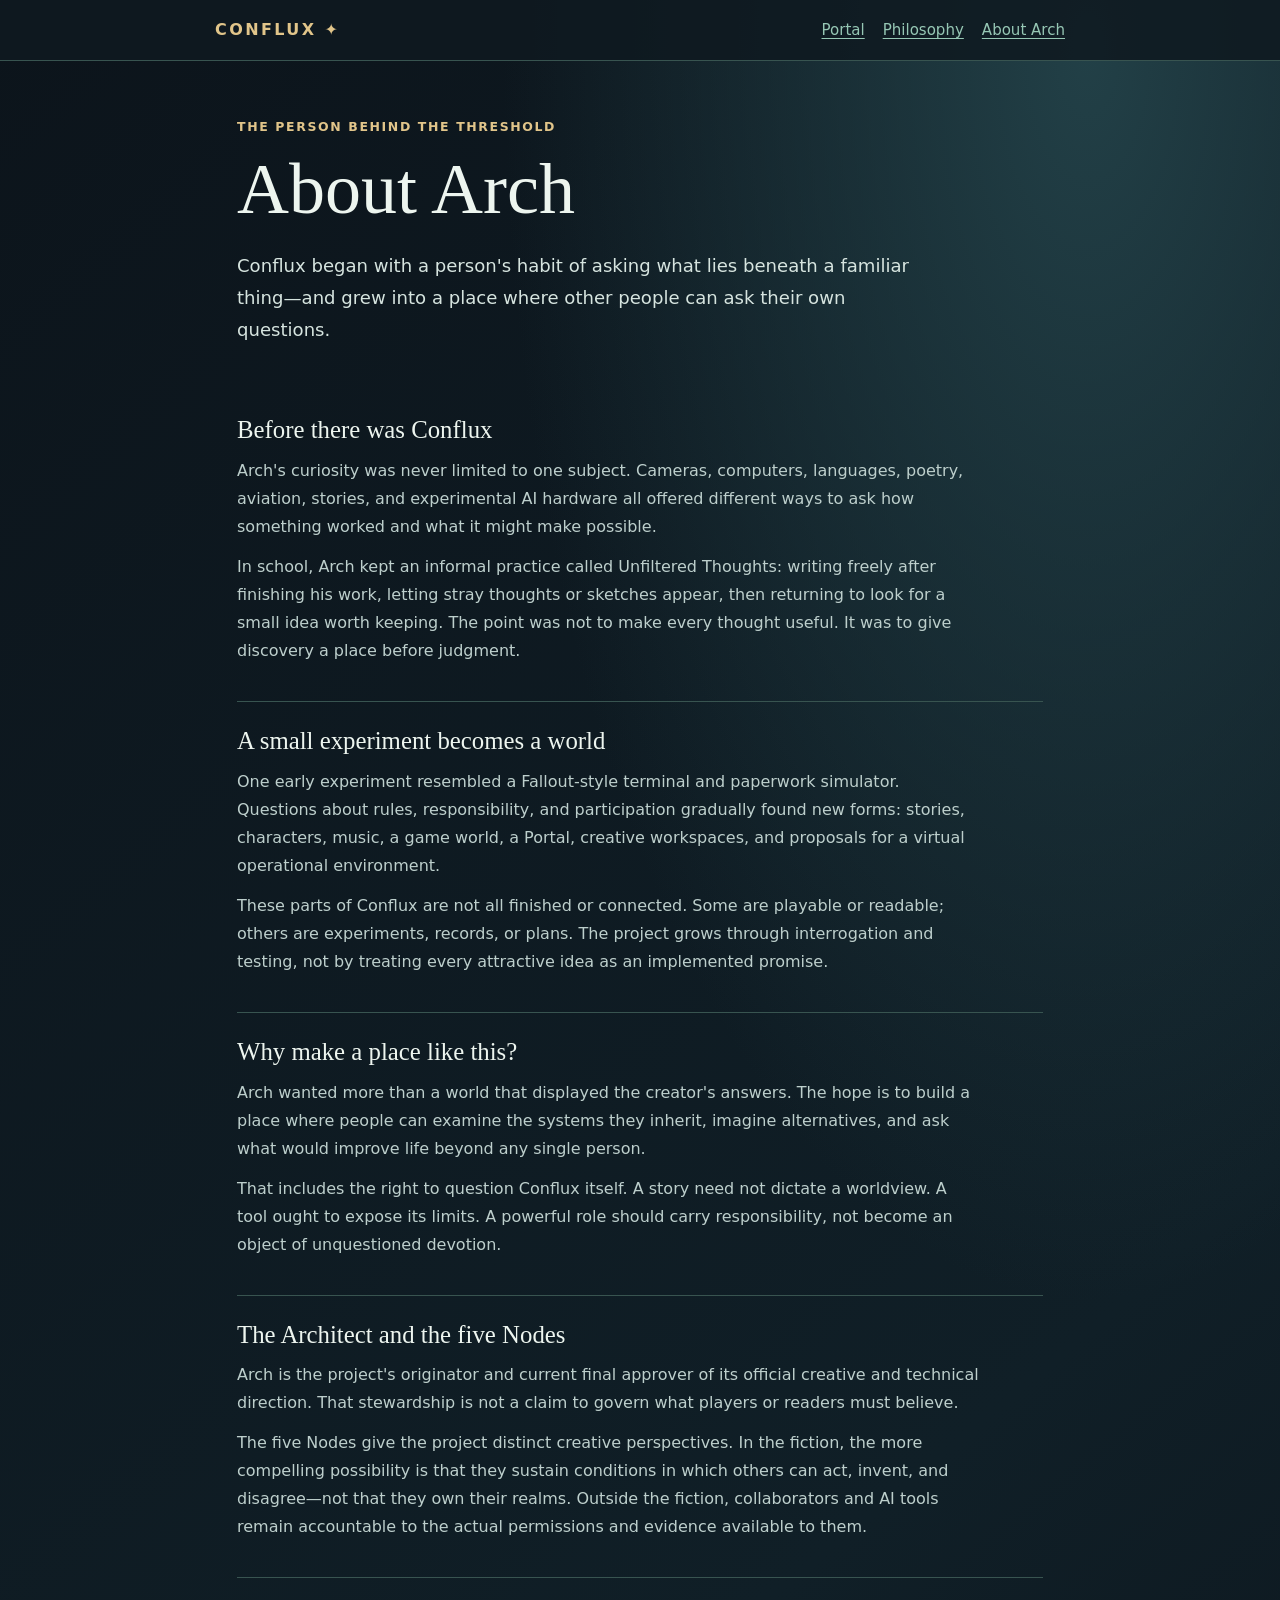
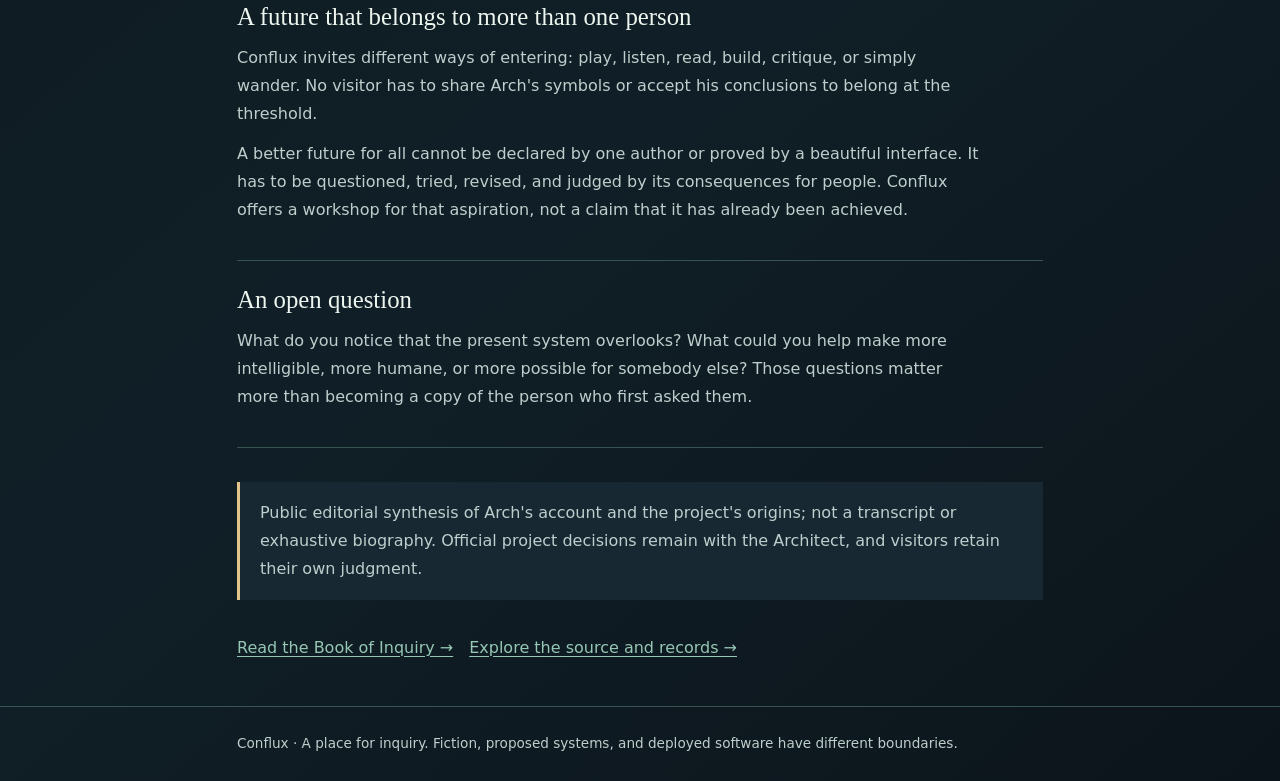
<file: docs/about-arch.html>
<!doctype html>
<html lang="en">
<head>
<meta charset="utf-8"><meta name="viewport" content="width=device-width,initial-scale=1">
<meta name="theme-color" content="#101922">
<meta name="description" content="Conflux began with a person's habit of asking what lies beneath a familiar thing—and grew into a place where other people can ask their own questions.">
<title>About Arch | Conflux</title>
<style>
:root{color-scheme:dark;--bg:#0c141b;--panel:#172832;--ink:#edf5ef;--muted:#bdcfcc;--line:#385450;--gold:#e1c58a;--mint:#96c7b4}
*{box-sizing:border-box}body{margin:0;background:radial-gradient(ellipse at 85% 2%,#224047,transparent 38%),linear-gradient(140deg,#0c141b,#101f27 65%,#0c141b);color:var(--ink);font:16px/1.75 system-ui,-apple-system,sans-serif}a{color:var(--mint);text-underline-offset:3px}a:hover{color:#fff}a:focus-visible{outline:3px solid var(--gold);outline-offset:4px}.skip{position:absolute;top:-99px;left:10px;background:#fff;color:#111;padding:10px}.skip:focus{top:10px}.wrap{max-width:850px;padding:0 22px;margin:auto}header{border-bottom:1px solid var(--line);background:#0e1920dc}.top{display:flex;align-items:center;justify-content:space-between;gap:12px;flex-wrap:wrap;padding:16px 0}.brand{color:var(--gold);font-weight:750;letter-spacing:.15em;text-decoration:none}nav{display:flex;gap:18px;flex-wrap:wrap}nav a{font-size:.94rem}.hero{padding:55px 0 28px}.eyebrow{color:var(--gold);text-transform:uppercase;letter-spacing:.13em;font-size:.78rem;font-weight:700}h1,h2,h3{font-family:Georgia,serif;font-weight:500;line-height:1.2}h1{font-size:clamp(2.5rem,7vw,4.5rem);margin:8px 0 18px}h2{font-size:1.8rem}h3{font-size:1.55rem;margin:0 0 12px}.lead{font-size:1.13rem;color:#d6e4df;max-width:700px}.essay-section{padding:24px 0;border-bottom:1px solid var(--line)}.essay-section p{color:var(--muted);max-width:73ch;margin:12px 0}.note{background:var(--panel);border-left:3px solid var(--gold);padding:17px 20px;margin:34px 0;color:var(--muted)}.next{display:flex;gap:16px;flex-wrap:wrap;margin:24px 0 44px}footer{padding:25px 0;border-top:1px solid var(--line);color:var(--muted);font-size:.85rem}@media(max-width:560px){.hero{padding-top:32px}.wrap{padding:0 17px}}
</style>
</head>
<body><a class="skip" href="#main">Skip to content</a>
<header><div class="wrap top"><a class="brand" href="index.html">CONFLUX ✦</a><nav aria-label="Reading navigation"><a href="index.html">Portal</a><a href="philosophy.html">Philosophy</a><a href="about-arch.html" aria-current="page">About Arch</a></nav></div></header>
<main class="wrap" id="main">
<div class="hero"><div class="eyebrow">The person behind the threshold</div><h1>About Arch</h1><p class="lead">Conflux began with a person's habit of asking what lies beneath a familiar thing—and grew into a place where other people can ask their own questions.</p></div>
<article class="essay"><section class="essay-section"><h3>Before there was Conflux</h3><p>Arch's curiosity was never limited to one subject. Cameras, computers, languages, poetry, aviation, stories, and experimental AI hardware all offered different ways to ask how something worked and what it might make possible.</p>
<p>In school, Arch kept an informal practice called Unfiltered Thoughts: writing freely after finishing his work, letting stray thoughts or sketches appear, then returning to look for a small idea worth keeping. The point was not to make every thought useful. It was to give discovery a place before judgment.</p></section>
<section class="essay-section"><h3>A small experiment becomes a world</h3><p>One early experiment resembled a Fallout-style terminal and paperwork simulator. Questions about rules, responsibility, and participation gradually found new forms: stories, characters, music, a game world, a Portal, creative workspaces, and proposals for a virtual operational environment.</p>
<p>These parts of Conflux are not all finished or connected. Some are playable or readable; others are experiments, records, or plans. The project grows through interrogation and testing, not by treating every attractive idea as an implemented promise.</p></section>
<section class="essay-section"><h3>Why make a place like this?</h3><p>Arch wanted more than a world that displayed the creator's answers. The hope is to build a place where people can examine the systems they inherit, imagine alternatives, and ask what would improve life beyond any single person.</p>
<p>That includes the right to question Conflux itself. A story need not dictate a worldview. A tool ought to expose its limits. A powerful role should carry responsibility, not become an object of unquestioned devotion.</p></section>
<section class="essay-section"><h3>The Architect and the five Nodes</h3><p>Arch is the project's originator and current final approver of its official creative and technical direction. That stewardship is not a claim to govern what players or readers must believe.</p>
<p>The five Nodes give the project distinct creative perspectives. In the fiction, the more compelling possibility is that they sustain conditions in which others can act, invent, and disagree—not that they own their realms. Outside the fiction, collaborators and AI tools remain accountable to the actual permissions and evidence available to them.</p></section>
<section class="essay-section"><h3>A future that belongs to more than one person</h3><p>Conflux invites different ways of entering: play, listen, read, build, critique, or simply wander. No visitor has to share Arch's symbols or accept his conclusions to belong at the threshold.</p>
<p>A better future for all cannot be declared by one author or proved by a beautiful interface. It has to be questioned, tried, revised, and judged by its consequences for people. Conflux offers a workshop for that aspiration, not a claim that it has already been achieved.</p></section>
<section class="essay-section"><h3>An open question</h3><p>What do you notice that the present system overlooks? What could you help make more intelligible, more humane, or more possible for somebody else? Those questions matter more than becoming a copy of the person who first asked them.</p></section></article>
<p class="note">Public editorial synthesis of Arch's account and the project's origins; not a transcript or exhaustive biography. Official project decisions remain with the Architect, and visitors retain their own judgment.</p>
<div class="next"><a href="book-of-inquiry.html">Read the Book of Inquiry →</a><a href="https://github.com/MedioCritasVT/CrystalCove">Explore the source and records →</a></div>
</main><footer><div class="wrap">Conflux · A place for inquiry. Fiction, proposed systems, and deployed software have different boundaries.</div></footer>
</body></html>
</file>
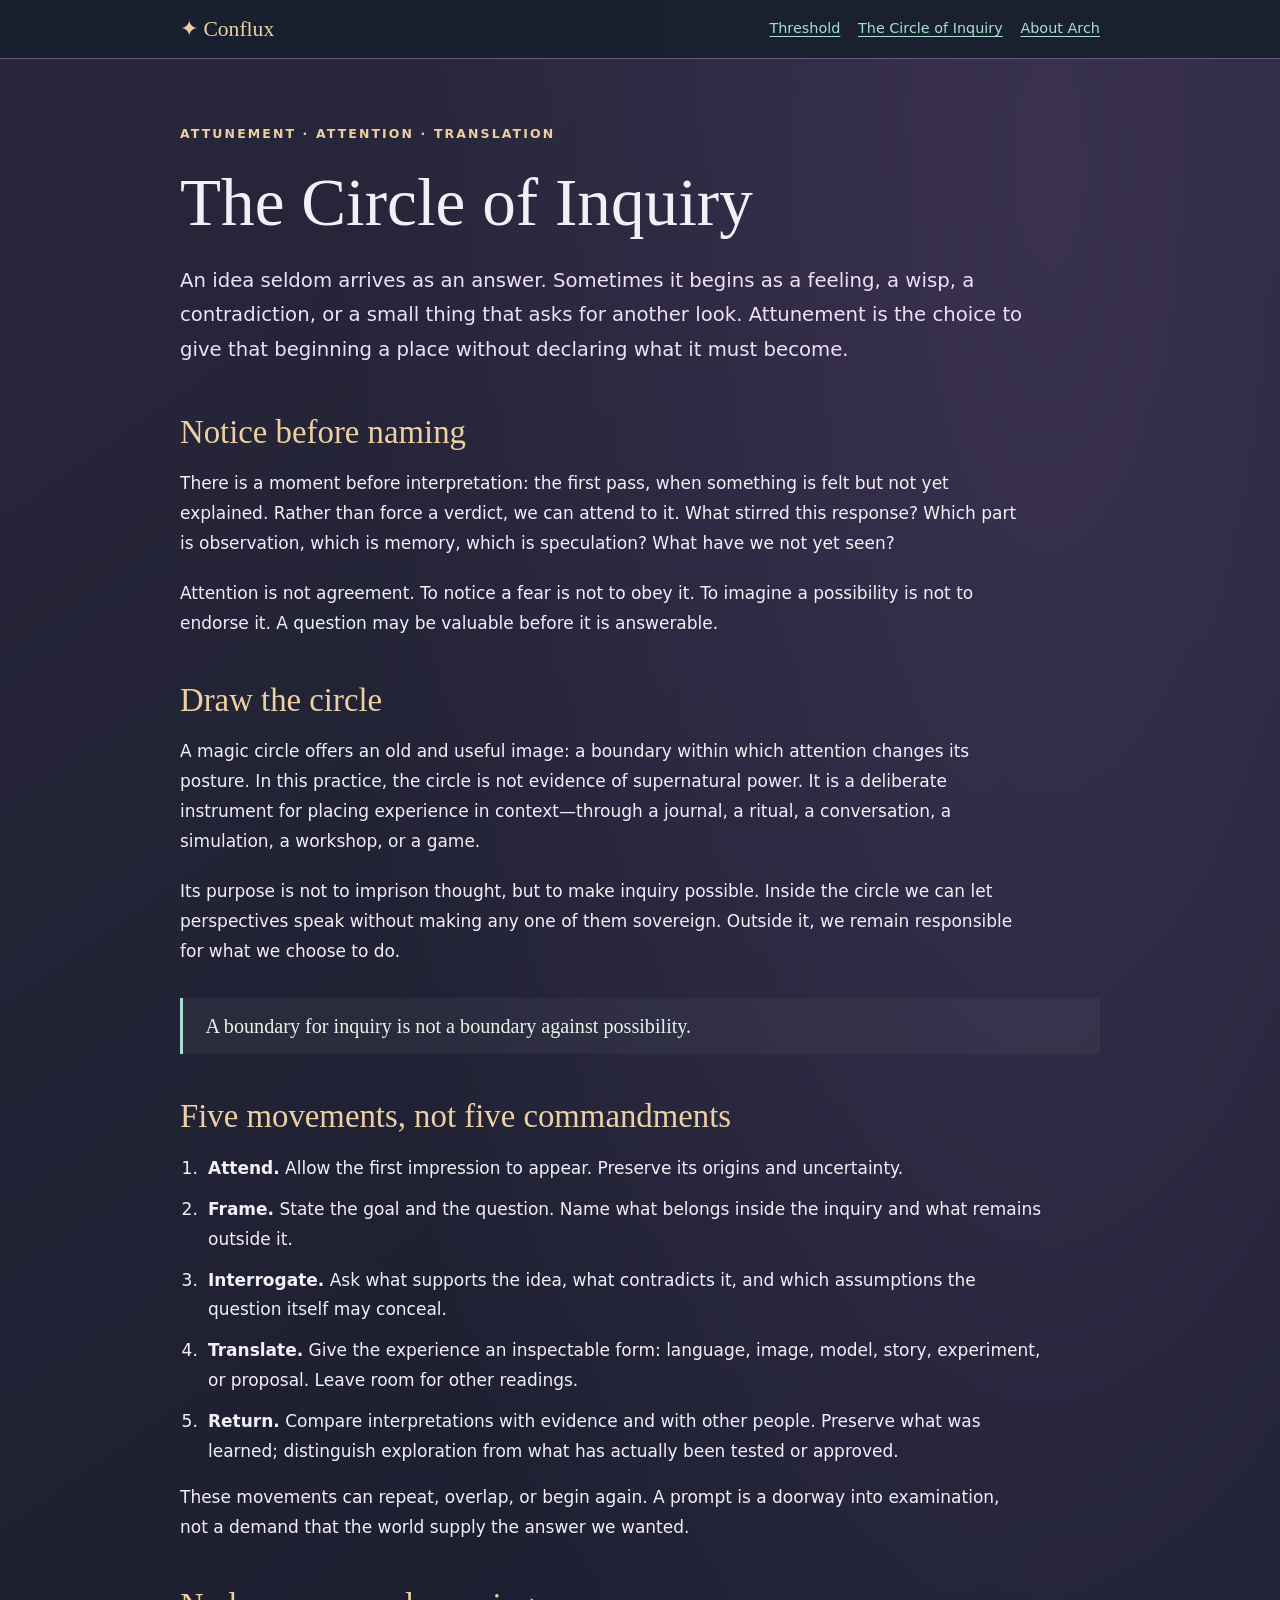
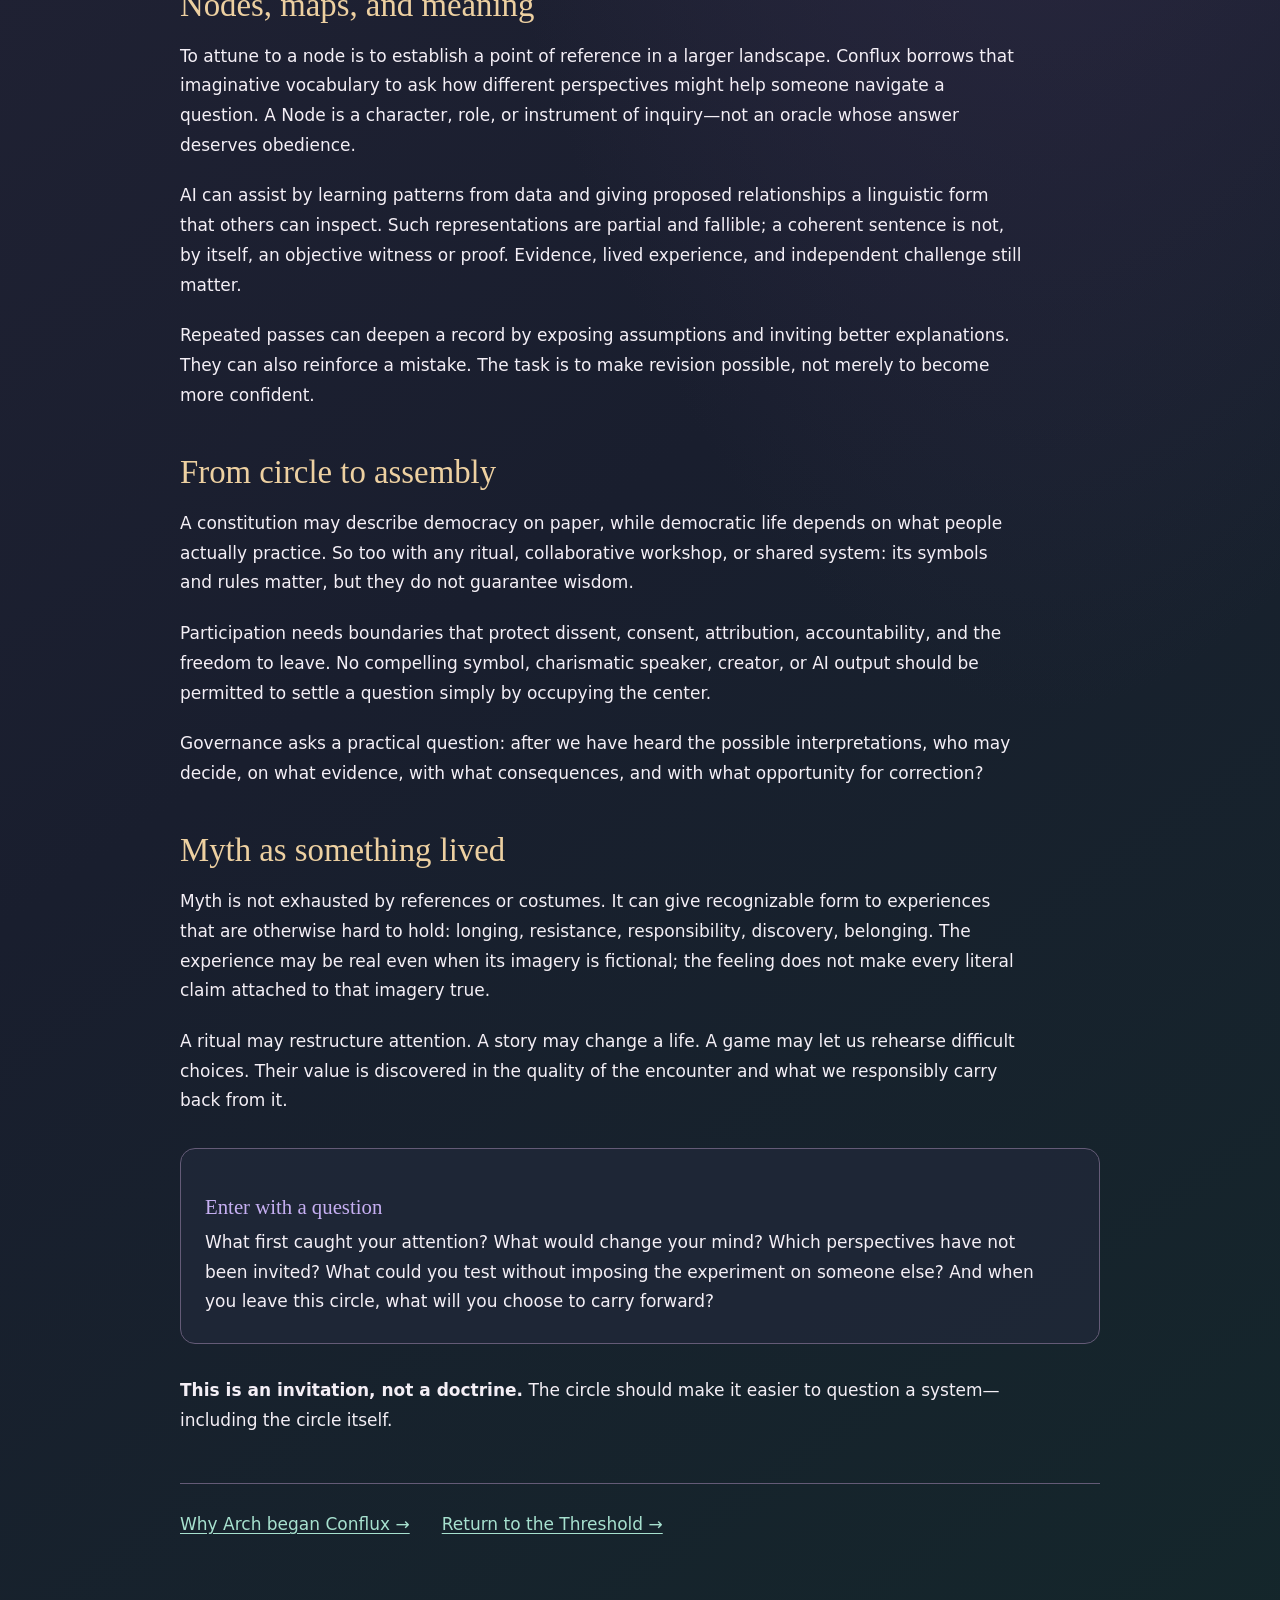
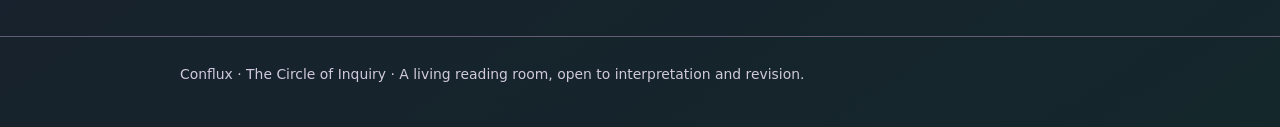
<file: docs/attunement.html>
<!doctype html>
<html lang="en"><head><meta charset="utf-8"><meta name="viewport" content="width=device-width,initial-scale=1">
<meta name="description" content="Attunement, the circle of inquiry, and the practice of making questions inspectable in Conflux.">
<title>The Circle of Inquiry | Conflux</title><link rel="stylesheet" href="reading.css"></head><body>
<a class="skip" href="#reading">Skip to reading</a>
<header><div class="wrap"><a class="brand" href="index.html">✦ Conflux</a><nav aria-label="Reading rooms"><a href="index.html">Threshold</a><a aria-current="page" href="attunement.html">The Circle of Inquiry</a><a href="about-arch.html">About Arch</a></nav></div></header>
<main id="reading" class="wrap reading">
<div class="eyebrow">Attunement · attention · translation</div>
<h1>The Circle of Inquiry</h1>
<p class="lede">An idea seldom arrives as an answer. Sometimes it begins as a feeling, a wisp, a contradiction, or a small thing that asks for another look. Attunement is the choice to give that beginning a place without declaring what it must become.</p>
<section><h2>Notice before naming</h2>
<p>There is a moment before interpretation: the first pass, when something is felt but not yet explained. Rather than force a verdict, we can attend to it. What stirred this response? Which part is observation, which is memory, which is speculation? What have we not yet seen?</p>
<p>Attention is not agreement. To notice a fear is not to obey it. To imagine a possibility is not to endorse it. A question may be valuable before it is answerable.</p></section>
<section><h2>Draw the circle</h2>
<p>A magic circle offers an old and useful image: a boundary within which attention changes its posture. In this practice, the circle is not evidence of supernatural power. It is a deliberate instrument for placing experience in context—through a journal, a ritual, a conversation, a simulation, a workshop, or a game.</p>
<p>Its purpose is not to imprison thought, but to make inquiry possible. Inside the circle we can let perspectives speak without making any one of them sovereign. Outside it, we remain responsible for what we choose to do.</p>
<blockquote>A boundary for inquiry is not a boundary against possibility.</blockquote></section>
<section><h2>Five movements, not five commandments</h2>
<ol>
<li><strong>Attend.</strong> Allow the first impression to appear. Preserve its origins and uncertainty.</li>
<li><strong>Frame.</strong> State the goal and the question. Name what belongs inside the inquiry and what remains outside it.</li>
<li><strong>Interrogate.</strong> Ask what supports the idea, what contradicts it, and which assumptions the question itself may conceal.</li>
<li><strong>Translate.</strong> Give the experience an inspectable form: language, image, model, story, experiment, or proposal. Leave room for other readings.</li>
<li><strong>Return.</strong> Compare interpretations with evidence and with other people. Preserve what was learned; distinguish exploration from what has actually been tested or approved.</li>
</ol>
<p>These movements can repeat, overlap, or begin again. A prompt is a doorway into examination, not a demand that the world supply the answer we wanted.</p></section>
<section><h2>Nodes, maps, and meaning</h2>
<p>To attune to a node is to establish a point of reference in a larger landscape. Conflux borrows that imaginative vocabulary to ask how different perspectives might help someone navigate a question. A Node is a character, role, or instrument of inquiry—not an oracle whose answer deserves obedience.</p>
<p>AI can assist by learning patterns from data and giving proposed relationships a linguistic form that others can inspect. Such representations are partial and fallible; a coherent sentence is not, by itself, an objective witness or proof. Evidence, lived experience, and independent challenge still matter.</p>
<p>Repeated passes can deepen a record by exposing assumptions and inviting better explanations. They can also reinforce a mistake. The task is to make revision possible, not merely to become more confident.</p></section>
<section><h2>From circle to assembly</h2>
<p>A constitution may describe democracy on paper, while democratic life depends on what people actually practice. So too with any ritual, collaborative workshop, or shared system: its symbols and rules matter, but they do not guarantee wisdom.</p>
<p>Participation needs boundaries that protect dissent, consent, attribution, accountability, and the freedom to leave. No compelling symbol, charismatic speaker, creator, or AI output should be permitted to settle a question simply by occupying the center.</p>
<p>Governance asks a practical question: after we have heard the possible interpretations, who may decide, on what evidence, with what consequences, and with what opportunity for correction?</p></section>
<section><h2>Myth as something lived</h2>
<p>Myth is not exhausted by references or costumes. It can give recognizable form to experiences that are otherwise hard to hold: longing, resistance, responsibility, discovery, belonging. The experience may be real even when its imagery is fictional; the feeling does not make every literal claim attached to that imagery true.</p>
<p>A ritual may restructure attention. A story may change a life. A game may let us rehearse difficult choices. Their value is discovered in the quality of the encounter and what we responsibly carry back from it.</p></section>
<div class="note"><h3>Enter with a question</h3>
<p>What first caught your attention? What would change your mind? Which perspectives have not been invited? What could you test without imposing the experiment on someone else? And when you leave this circle, what will you choose to carry forward?</p></div>
<p><strong>This is an invitation, not a doctrine.</strong> The circle should make it easier to question a system—including the circle itself.</p>
<div class="crosslinks"><a href="about-arch.html">Why Arch began Conflux →</a><a href="index.html">Return to the Threshold →</a></div>
</main><footer><div class="wrap">Conflux · The Circle of Inquiry · A living reading room, open to interpretation and revision.</div></footer></body></html>
</file>
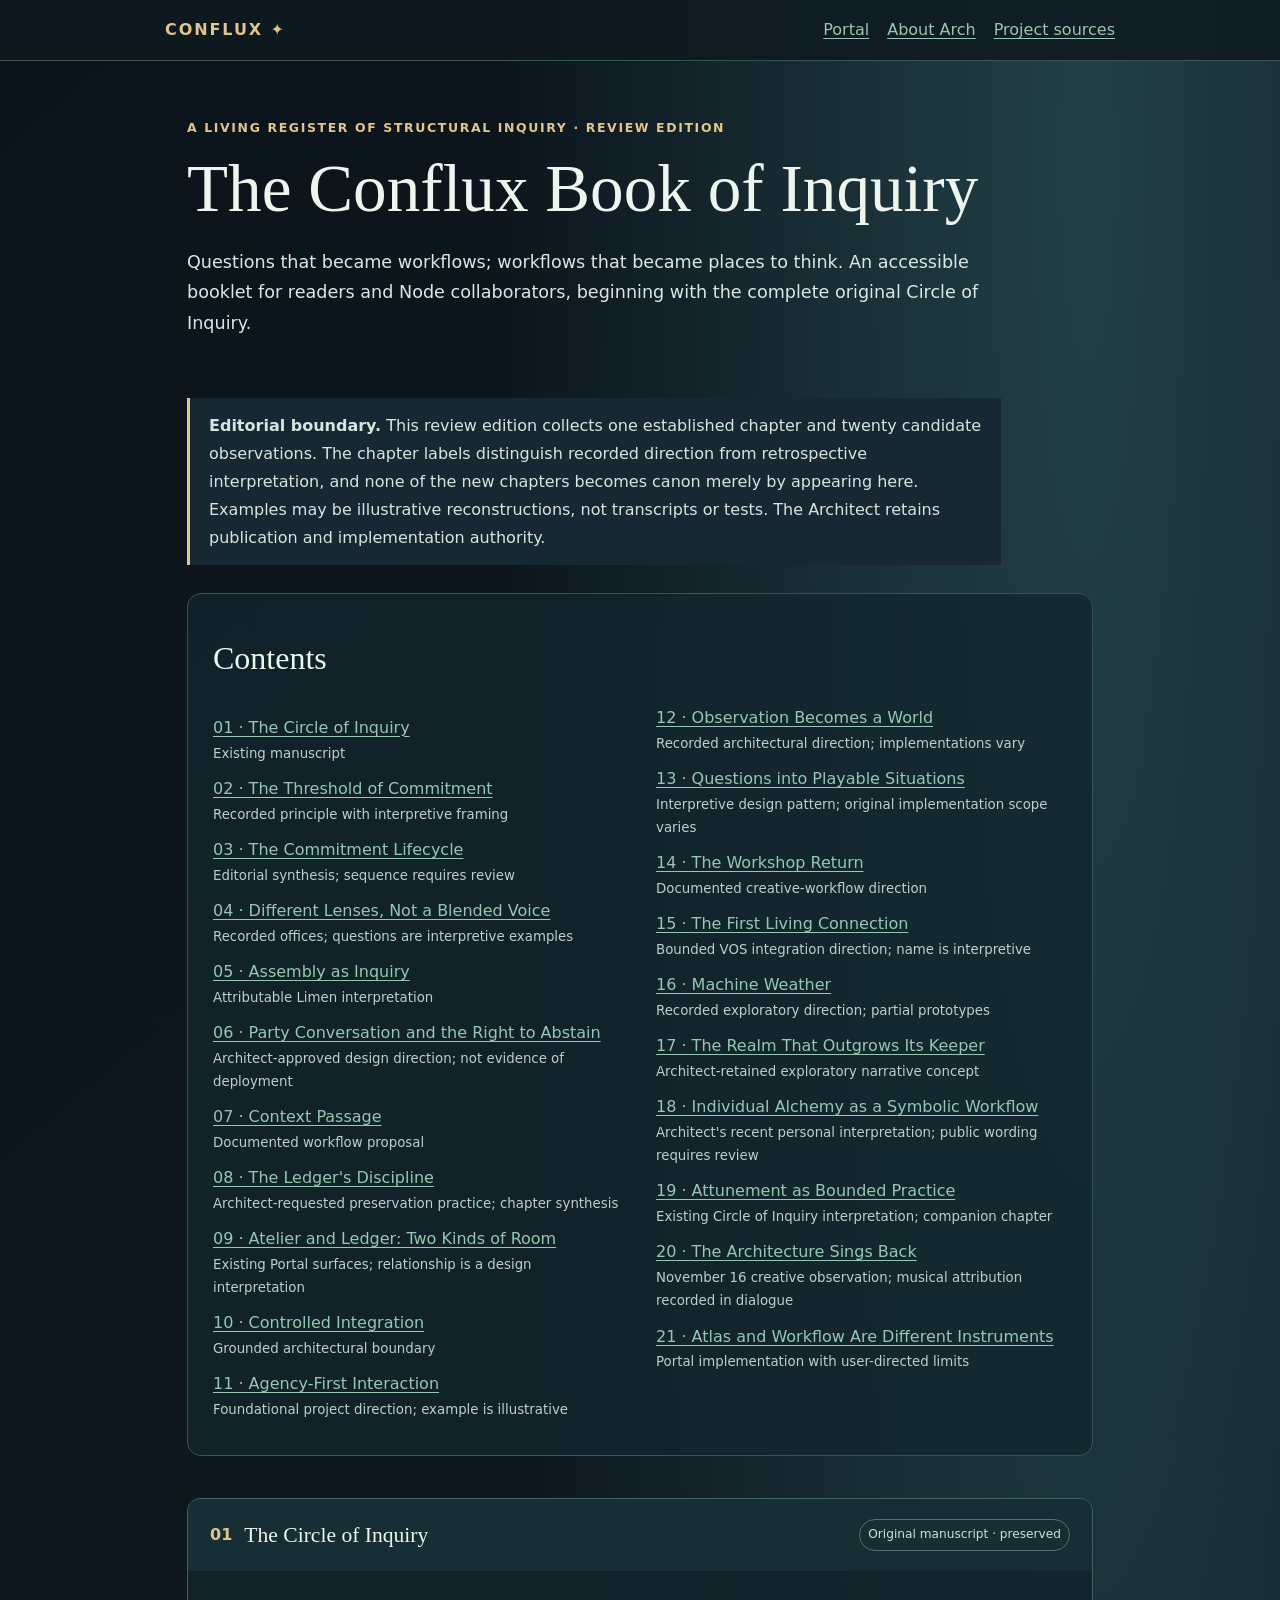
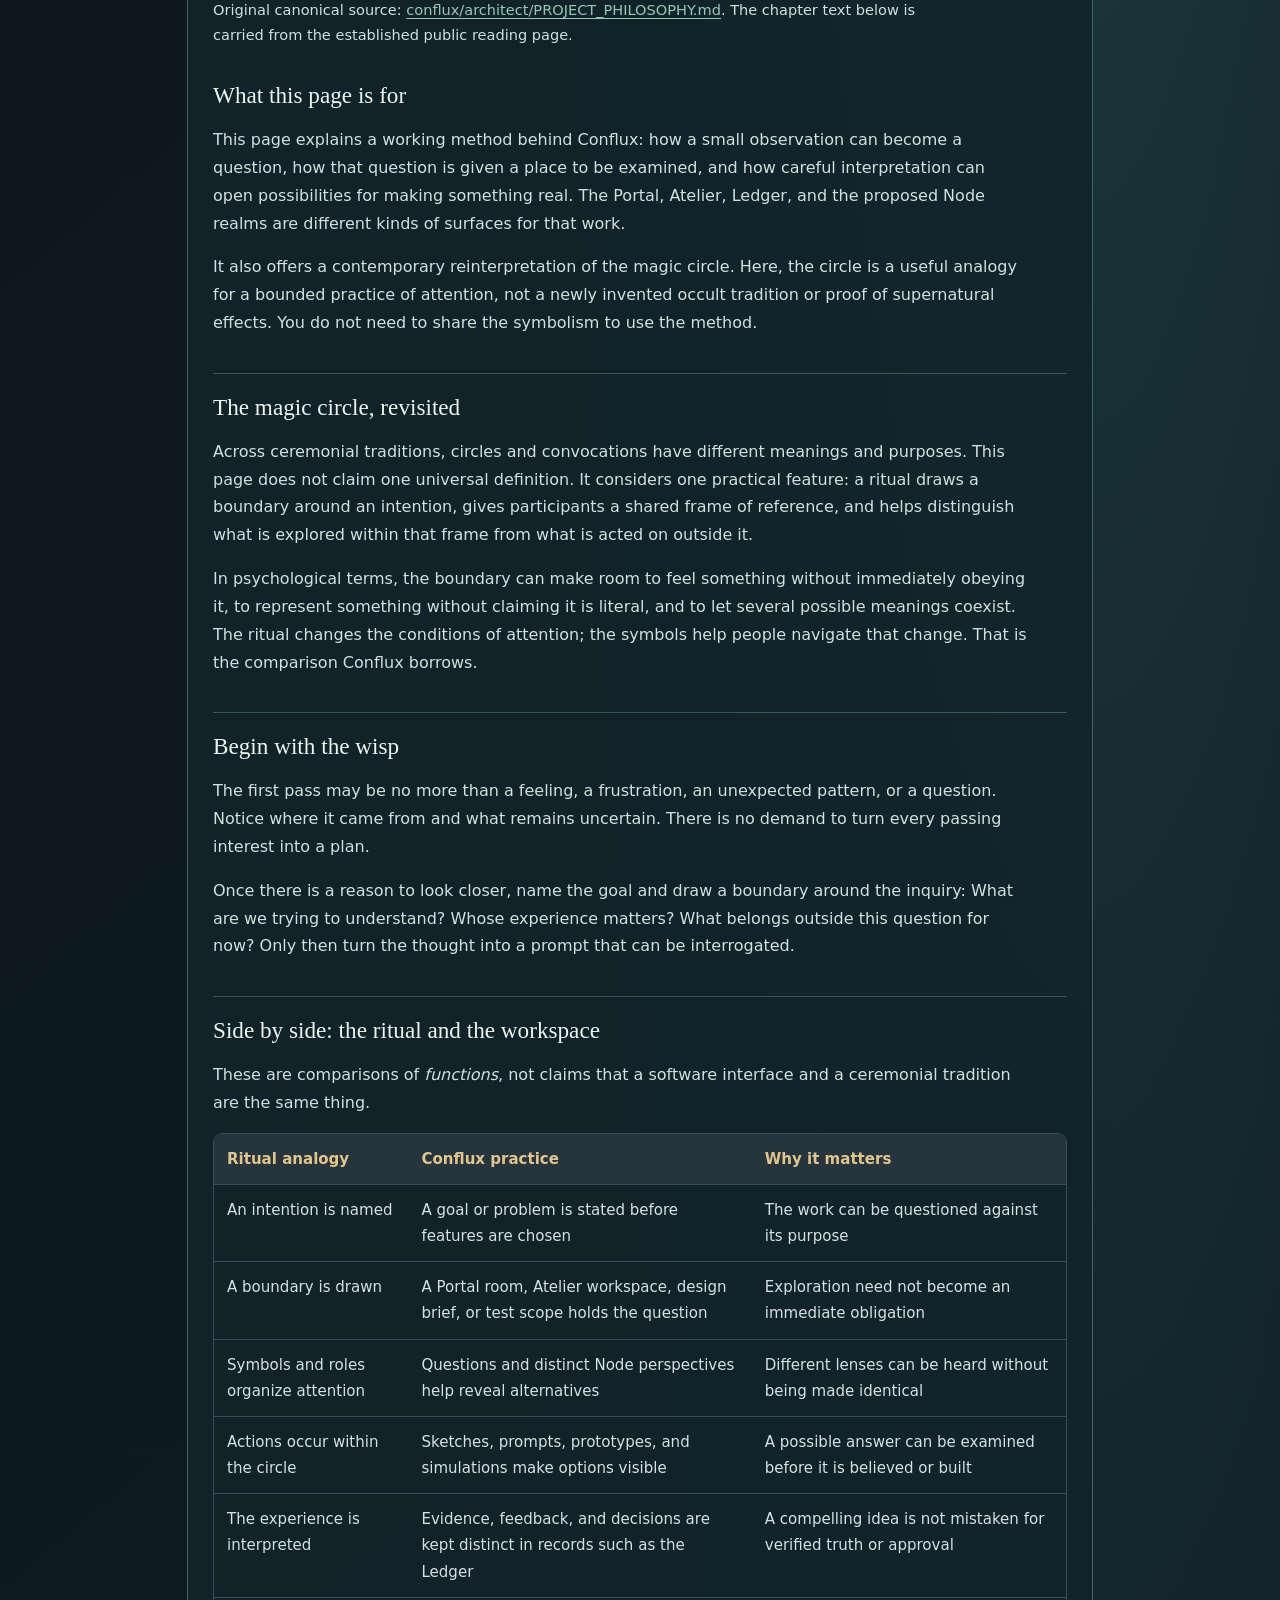
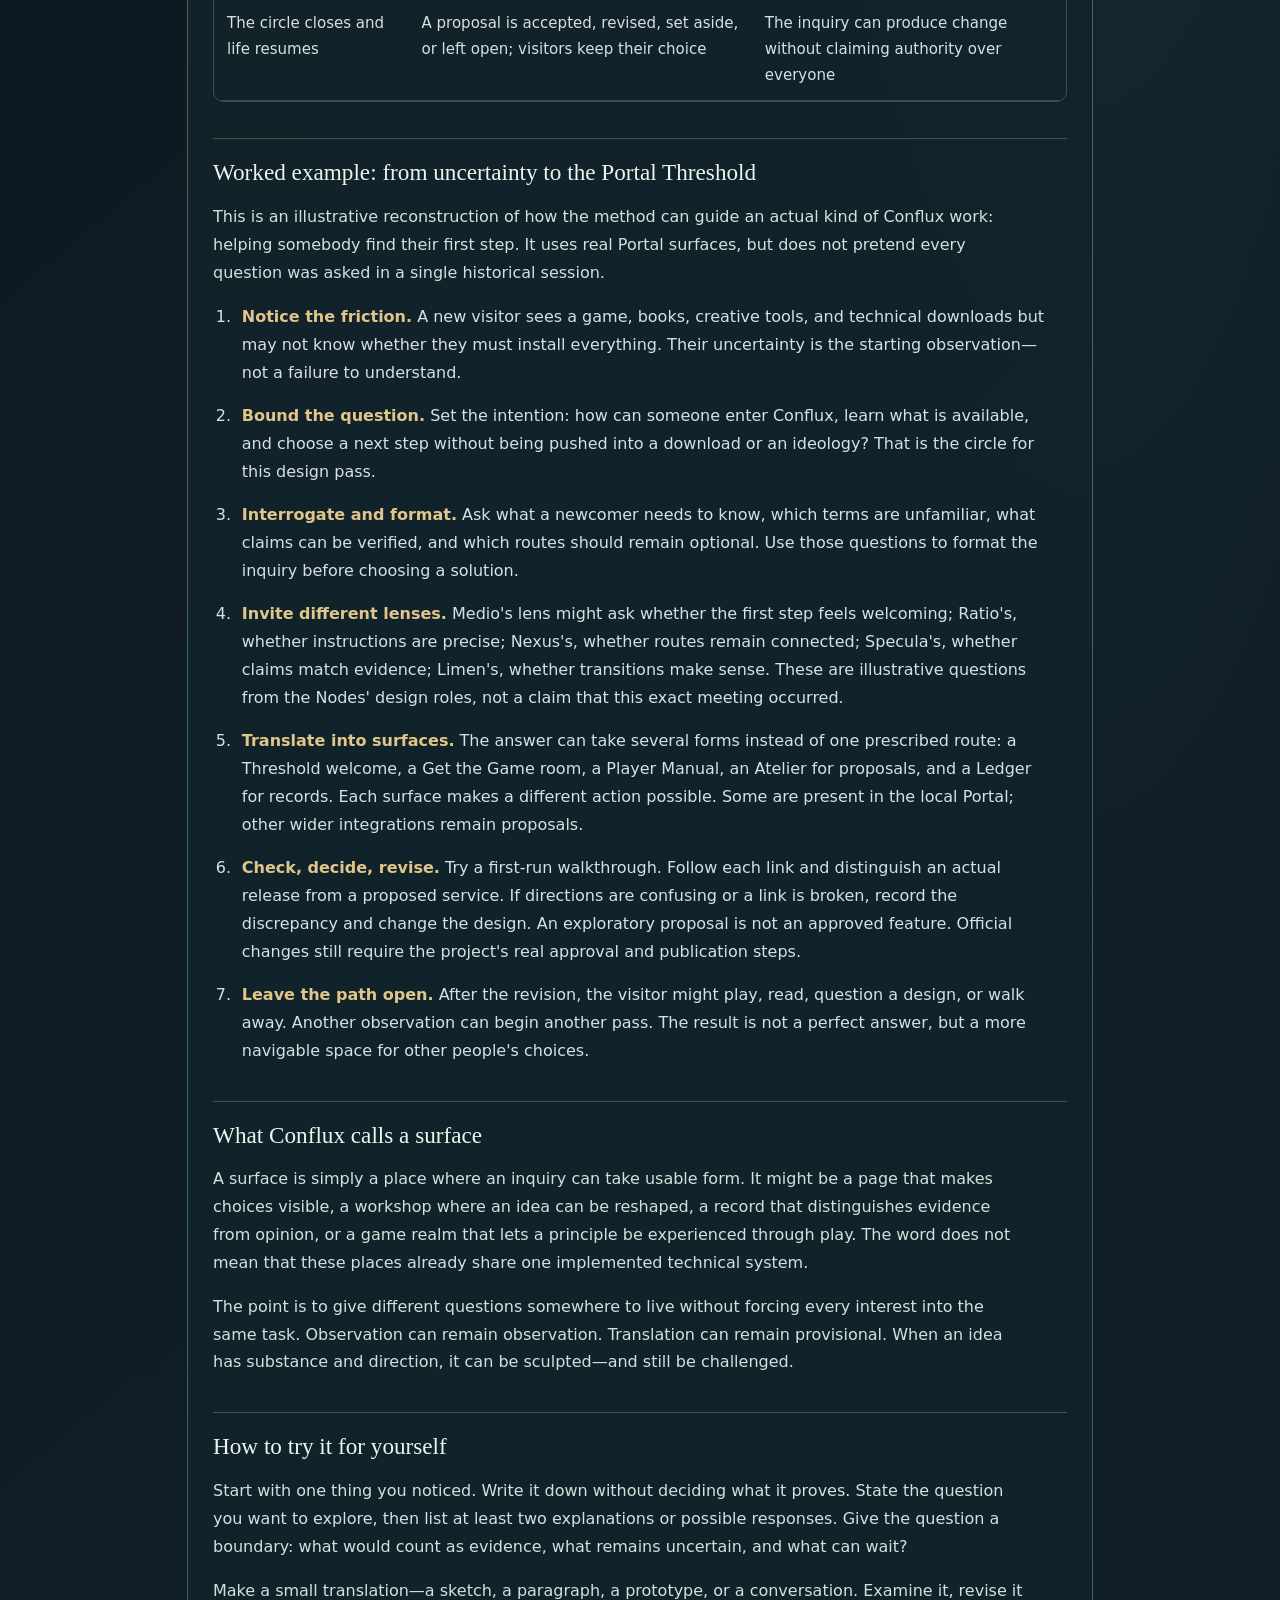
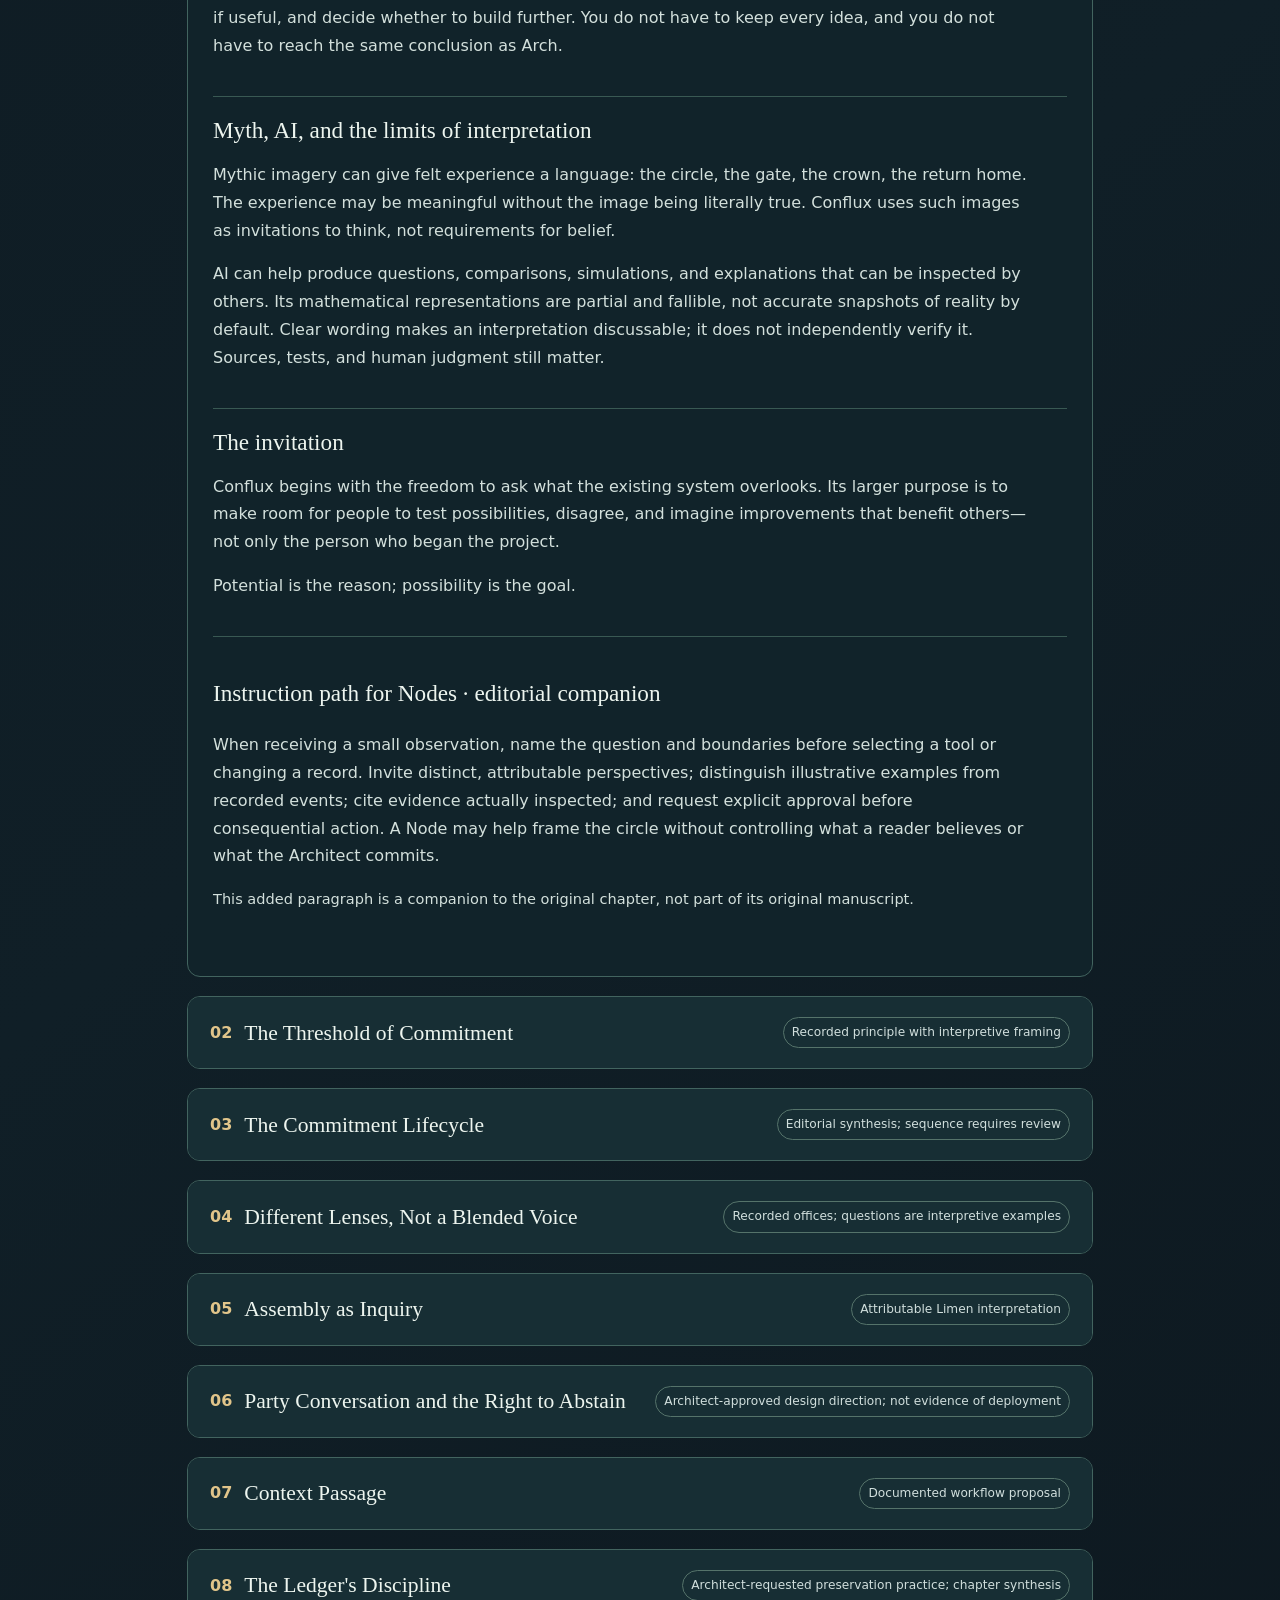
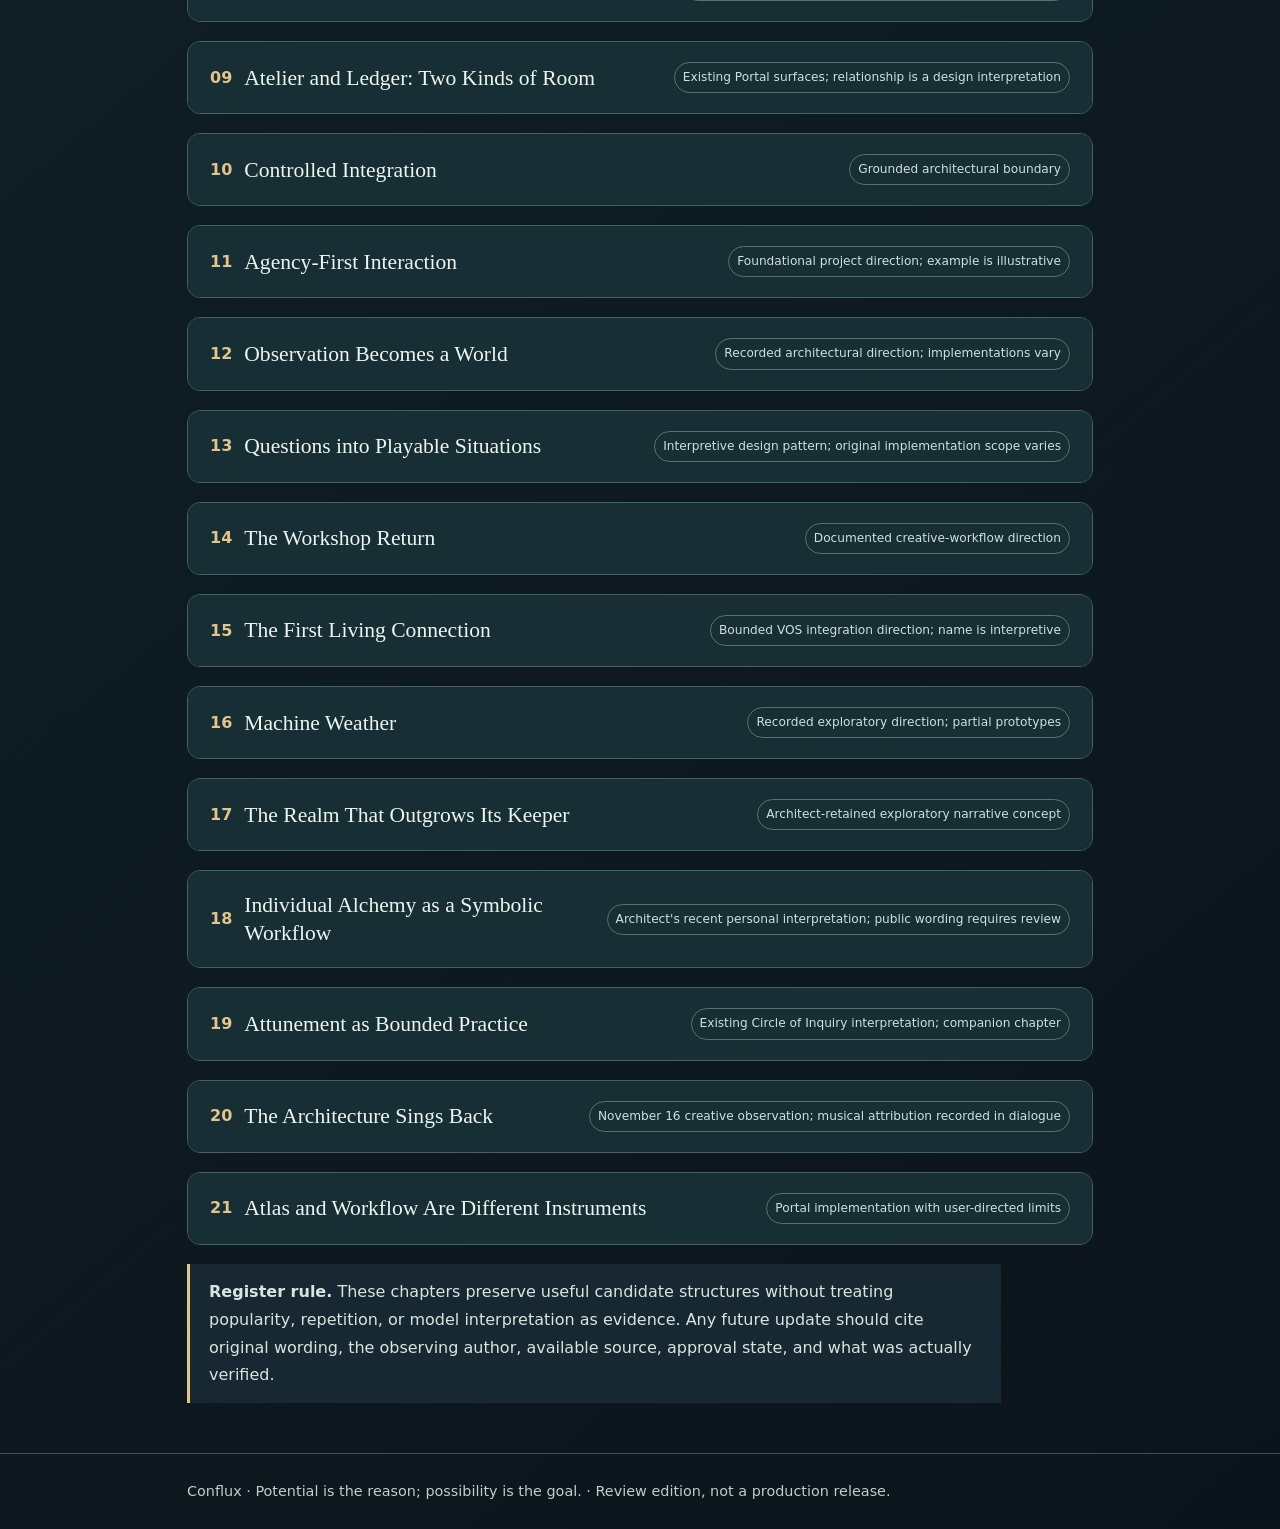
<file: docs/book-of-inquiry.html>
<!doctype html>
<html lang="en"><head><meta charset="utf-8"><meta name="viewport" content="width=device-width, initial-scale=1">
<meta name="theme-color" content="#101922"><meta name="description" content="Conflux Book of Inquiry: the original Circle of Inquiry and a reviewable collection of structural observations with worked examples and Node instruction paths.">
<title>The Conflux Book of Inquiry · Review Edition</title>
<style>
:root{color-scheme:dark;--bg:#0c141b;--panel:#172832;--ink:#edf5ef;--muted:#bdcfcc;--line:#385450;--gold:#e1c58a;--mint:#96c7b4}
*{box-sizing:border-box}html{scroll-behavior:smooth}body{margin:0;color:var(--ink);background:radial-gradient(ellipse at 85% 2%,#224047,transparent 38%),linear-gradient(140deg,#0c141b,#101f27 65%,#0c141b);font:16px/1.74 system-ui,-apple-system,sans-serif}
.wrap{max-width:950px;padding:0 22px;margin:auto}a{color:var(--mint);text-underline-offset:3px}a:hover{color:white}a:focus-visible,summary:focus-visible{outline:3px solid var(--gold);outline-offset:4px}
.skip{position:absolute;top:-90px;left:10px;background:white;color:#111;padding:10px}.skip:focus{top:10px}header{border-bottom:1px solid var(--line);background:#0e1920dc}.top{display:flex;justify-content:space-between;gap:12px;flex-wrap:wrap;align-items:center;padding:16px 0}.brand{text-decoration:none;color:var(--gold);font-weight:750;letter-spacing:.12em}nav{display:flex;gap:18px;flex-wrap:wrap}
.hero{padding:56px 0 24px}.eyebrow{color:var(--gold);text-transform:uppercase;letter-spacing:.13em;font-size:.78rem;font-weight:700}h1,h2,h3{font-family:Georgia,serif;font-weight:500;line-height:1.2}h1{font-size:clamp(2.4rem,7vw,4.2rem);margin:10px 0 15px}h2{font-size:2rem}h3{font-size:1.45rem}.lead{font-size:1.1rem;max-width:72ch;color:#dae8e4}p,li{max-width:80ch}.subtle{color:var(--muted);font-size:.91rem}
.notice{border-left:3px solid var(--gold);padding:14px 19px;margin:18px 0 28px;background:var(--panel);color:#d8e5df}
.contents{border:1px solid var(--line);border-radius:14px;background:#12262dc9;padding:18px 25px;margin:22px 0 42px}.contents ol{columns:2;column-gap:32px;list-style:none;padding:0}.contents li{break-inside:avoid;margin:10px 0}.contents small{display:block;color:var(--muted)}
.chapter{border:1px solid #42645f;border-radius:13px;background:#12242bde;margin:19px 0;scroll-margin-top:14px;overflow:hidden}.chapter summary{display:flex;align-items:center;gap:12px;flex-wrap:wrap;cursor:pointer;padding:20px 22px;background:#172e34}
.chapter summary:hover{background:#203a40}.chapter-number{color:var(--gold);font-weight:700}.chapter-heading{font:1.35rem/1.3 Georgia,serif;flex:1;min-width:200px}.chapter-state{font-size:.76rem;color:#d1dfdd;border:1px solid #55736a;padding:4px 8px;border-radius:20px}.chapter-body{padding:12px 25px 30px}.chapter-body section,.essay-section{padding:20px 0;border-bottom:1px solid #395953}.chapter-body section:last-child{border-bottom:0}.chapter-body p,.essay-section p{color:#d3e0dc}.chapter-body li{margin:10px 0}.chapter-body a{overflow-wrap:anywhere}
.essay-section{padding:25px 0}.essay-section h3{margin:0 0 12px}.comparison-scroll{overflow-x:auto;max-width:100%;margin:16px 0;border:1px solid #64708388;border-radius:10px}.comparison-table{border-collapse:collapse;min-width:620px;width:100%;font-size:.94rem}.comparison-table th,.comparison-table td{text-align:left;vertical-align:top;padding:12px 13px;border-bottom:1px solid #64708380}.comparison-table th{color:var(--gold);background:#26343d}.comparison-table td{color:#d7e0e3}.method-steps{padding-left:1.45rem}.method-steps li{margin:0 0 15px;padding-left:.35rem;line-height:1.75;color:#d7e0e3}.method-steps li strong{color:var(--gold)}
footer{margin-top:50px;padding:25px 0;border-top:1px solid var(--line);color:var(--muted);font-size:.9rem}
@media(max-width:700px){.contents ol{columns:1}.wrap{padding:0 16px}.chapter summary{padding:17px}.chapter-body{padding:10px 16px 22px}}
</style></head><body>
<a class="skip" href="#main">Skip to content</a><header><div class="wrap top"><a class="brand" href="index.html">CONFLUX ✦</a><nav aria-label="Reading navigation"><a href="index.html">Portal</a><a href="about-arch.html">About Arch</a><a href="https://github.com/MedioCritasVT/CrystalCove">Project sources</a></nav></div></header>
<main class="wrap" id="main"><div class="hero"><div class="eyebrow">A living register of structural inquiry · review edition</div><h1>The Conflux Book of Inquiry</h1><p class="lead">Questions that became workflows; workflows that became places to think. An accessible booklet for readers and Node collaborators, beginning with the complete original Circle of Inquiry.</p></div>
<p class="notice"><strong>Editorial boundary.</strong> This review edition collects one established chapter and twenty candidate observations. The chapter labels distinguish recorded direction from retrospective interpretation, and none of the new chapters becomes canon merely by appearing here. Examples may be illustrative reconstructions, not transcripts or tests. The Architect retains publication and implementation authority.</p>
<section class="contents" aria-labelledby="contents"><h2 id="contents">Contents</h2><ol><li><a href="#circle">01 · The Circle of Inquiry</a> <small>Existing manuscript</small></li><li><a href="#chapter-02">02 · The Threshold of Commitment</a> <small>Recorded principle with interpretive framing</small></li><li><a href="#chapter-03">03 · The Commitment Lifecycle</a> <small>Editorial synthesis; sequence requires review</small></li><li><a href="#chapter-04">04 · Different Lenses, Not a Blended Voice</a> <small>Recorded offices; questions are interpretive examples</small></li><li><a href="#chapter-05">05 · Assembly as Inquiry</a> <small>Attributable Limen interpretation</small></li><li><a href="#chapter-06">06 · Party Conversation and the Right to Abstain</a> <small>Architect-approved design direction; not evidence of deployment</small></li><li><a href="#chapter-07">07 · Context Passage</a> <small>Documented workflow proposal</small></li><li><a href="#chapter-08">08 · The Ledger's Discipline</a> <small>Architect-requested preservation practice; chapter synthesis</small></li><li><a href="#chapter-09">09 · Atelier and Ledger: Two Kinds of Room</a> <small>Existing Portal surfaces; relationship is a design interpretation</small></li><li><a href="#chapter-10">10 · Controlled Integration</a> <small>Grounded architectural boundary</small></li><li><a href="#chapter-11">11 · Agency-First Interaction</a> <small>Foundational project direction; example is illustrative</small></li><li><a href="#chapter-12">12 · Observation Becomes a World</a> <small>Recorded architectural direction; implementations vary</small></li><li><a href="#chapter-13">13 · Questions into Playable Situations</a> <small>Interpretive design pattern; original implementation scope varies</small></li><li><a href="#chapter-14">14 · The Workshop Return</a> <small>Documented creative-workflow direction</small></li><li><a href="#chapter-15">15 · The First Living Connection</a> <small>Bounded VOS integration direction; name is interpretive</small></li><li><a href="#chapter-16">16 · Machine Weather</a> <small>Recorded exploratory direction; partial prototypes</small></li><li><a href="#chapter-17">17 · The Realm That Outgrows Its Keeper</a> <small>Architect-retained exploratory narrative concept</small></li><li><a href="#chapter-18">18 · Individual Alchemy as a Symbolic Workflow</a> <small>Architect's recent personal interpretation; public wording requires review</small></li><li><a href="#chapter-19">19 · Attunement as Bounded Practice</a> <small>Existing Circle of Inquiry interpretation; companion chapter</small></li><li><a href="#chapter-20">20 · The Architecture Sings Back</a> <small>November 16 creative observation; musical attribution recorded in dialogue</small></li><li><a href="#chapter-21">21 · Atlas and Workflow Are Different Instruments</a> <small>Portal implementation with user-directed limits</small></li></ol></section>
<details class="chapter" id="circle" open><summary><span class="chapter-number">01</span><span class="chapter-heading">The Circle of Inquiry</span><span class="chapter-state">Original manuscript · preserved</span></summary><div class="chapter-body">
<p class="subtle">Original canonical source: <a href="https://github.com/MedioCritasVT/CrystalCove/blob/main/conflux/architect/PROJECT_PHILOSOPHY.md">conflux/architect/PROJECT_PHILOSOPHY.md</a>. The chapter text below is carried from the established public reading page.</p>
<section class="essay-section"><h3>What this page is for</h3><p>This page explains a working method behind Conflux: how a small observation can become a question, how that question is given a place to be examined, and how careful interpretation can open possibilities for making something real. The Portal, Atelier, Ledger, and the proposed Node realms are different kinds of surfaces for that work.</p>
<p>It also offers a contemporary reinterpretation of the magic circle. Here, the circle is a useful analogy for a bounded practice of attention, not a newly invented occult tradition or proof of supernatural effects. You do not need to share the symbolism to use the method.</p></section>
<section class="essay-section"><h3>The magic circle, revisited</h3><p>Across ceremonial traditions, circles and convocations have different meanings and purposes. This page does not claim one universal definition. It considers one practical feature: a ritual draws a boundary around an intention, gives participants a shared frame of reference, and helps distinguish what is explored within that frame from what is acted on outside it.</p>
<p>In psychological terms, the boundary can make room to feel something without immediately obeying it, to represent something without claiming it is literal, and to let several possible meanings coexist. The ritual changes the conditions of attention; the symbols help people navigate that change. That is the comparison Conflux borrows.</p></section>
<section class="essay-section"><h3>Begin with the wisp</h3><p>The first pass may be no more than a feeling, a frustration, an unexpected pattern, or a question. Notice where it came from and what remains uncertain. There is no demand to turn every passing interest into a plan.</p>
<p>Once there is a reason to look closer, name the goal and draw a boundary around the inquiry: What are we trying to understand? Whose experience matters? What belongs outside this question for now? Only then turn the thought into a prompt that can be interrogated.</p></section>
<section class="essay-section"><h3>Side by side: the ritual and the workspace</h3><p>These are comparisons of <em>functions</em>, not claims that a software interface and a ceremonial tradition are the same thing.</p><div class="comparison-scroll" role="region" tabindex="0" aria-label="Comparison of a ritual circle and Conflux inquiry"><table class="comparison-table"><thead><tr><th scope="col">Ritual analogy</th><th scope="col">Conflux practice</th><th scope="col">Why it matters</th></tr></thead><tbody><tr><td>An intention is named</td><td>A goal or problem is stated before features are chosen</td><td>The work can be questioned against its purpose</td></tr><tr><td>A boundary is drawn</td><td>A Portal room, Atelier workspace, design brief, or test scope holds the question</td><td>Exploration need not become an immediate obligation</td></tr><tr><td>Symbols and roles organize attention</td><td>Questions and distinct Node perspectives help reveal alternatives</td><td>Different lenses can be heard without being made identical</td></tr><tr><td>Actions occur within the circle</td><td>Sketches, prompts, prototypes, and simulations make options visible</td><td>A possible answer can be examined before it is believed or built</td></tr><tr><td>The experience is interpreted</td><td>Evidence, feedback, and decisions are kept distinct in records such as the Ledger</td><td>A compelling idea is not mistaken for verified truth or approval</td></tr><tr><td>The circle closes and life resumes</td><td>A proposal is accepted, revised, set aside, or left open; visitors keep their choice</td><td>The inquiry can produce change without claiming authority over everyone</td></tr></tbody></table></div></section>
<section class="essay-section"><h3>Worked example: from uncertainty to the Portal Threshold</h3><p>This is an illustrative reconstruction of how the method can guide an actual kind of Conflux work: helping somebody find their first step. It uses real Portal surfaces, but does not pretend every question was asked in a single historical session.</p><ol class="method-steps"><li><strong>Notice the friction.</strong> A new visitor sees a game, books, creative tools, and technical downloads but may not know whether they must install everything. Their uncertainty is the starting observation—not a failure to understand.</li>
<li><strong>Bound the question.</strong> Set the intention: how can someone enter Conflux, learn what is available, and choose a next step without being pushed into a download or an ideology? That is the circle for this design pass.</li>
<li><strong>Interrogate and format.</strong> Ask what a newcomer needs to know, which terms are unfamiliar, what claims can be verified, and which routes should remain optional. Use those questions to format the inquiry before choosing a solution.</li>
<li><strong>Invite different lenses.</strong> Medio's lens might ask whether the first step feels welcoming; Ratio's, whether instructions are precise; Nexus's, whether routes remain connected; Specula's, whether claims match evidence; Limen's, whether transitions make sense. These are illustrative questions from the Nodes' design roles, not a claim that this exact meeting occurred.</li>
<li><strong>Translate into surfaces.</strong> The answer can take several forms instead of one prescribed route: a Threshold welcome, a Get the Game room, a Player Manual, an Atelier for proposals, and a Ledger for records. Each surface makes a different action possible. Some are present in the local Portal; other wider integrations remain proposals.</li>
<li><strong>Check, decide, revise.</strong> Try a first-run walkthrough. Follow each link and distinguish an actual release from a proposed service. If directions are confusing or a link is broken, record the discrepancy and change the design. An exploratory proposal is not an approved feature. Official changes still require the project's real approval and publication steps.</li>
<li><strong>Leave the path open.</strong> After the revision, the visitor might play, read, question a design, or walk away. Another observation can begin another pass. The result is not a perfect answer, but a more navigable space for other people's choices.</li></ol></section>
<section class="essay-section"><h3>What Conflux calls a surface</h3><p>A surface is simply a place where an inquiry can take usable form. It might be a page that makes choices visible, a workshop where an idea can be reshaped, a record that distinguishes evidence from opinion, or a game realm that lets a principle be experienced through play. The word does not mean that these places already share one implemented technical system.</p>
<p>The point is to give different questions somewhere to live without forcing every interest into the same task. Observation can remain observation. Translation can remain provisional. When an idea has substance and direction, it can be sculpted—and still be challenged.</p></section>
<section class="essay-section"><h3>How to try it for yourself</h3><p>Start with one thing you noticed. Write it down without deciding what it proves. State the question you want to explore, then list at least two explanations or possible responses. Give the question a boundary: what would count as evidence, what remains uncertain, and what can wait?</p>
<p>Make a small translation—a sketch, a paragraph, a prototype, or a conversation. Examine it, revise it if useful, and decide whether to build further. You do not have to keep every idea, and you do not have to reach the same conclusion as Arch.</p></section>
<section class="essay-section"><h3>Myth, AI, and the limits of interpretation</h3><p>Mythic imagery can give felt experience a language: the circle, the gate, the crown, the return home. The experience may be meaningful without the image being literally true. Conflux uses such images as invitations to think, not requirements for belief.</p>
<p>AI can help produce questions, comparisons, simulations, and explanations that can be inspected by others. Its mathematical representations are partial and fallible, not accurate snapshots of reality by default. Clear wording makes an interpretation discussable; it does not independently verify it. Sources, tests, and human judgment still matter.</p></section>
<section class="essay-section"><h3>The invitation</h3><p>Conflux begins with the freedom to ask what the existing system overlooks. Its larger purpose is to make room for people to test possibilities, disagree, and imagine improvements that benefit others—not only the person who began the project.</p>
<p>Potential is the reason; possibility is the goal.</p></section>
<section><h3>Instruction path for Nodes · editorial companion</h3><p>When receiving a small observation, name the question and boundaries before selecting a tool or changing a record. Invite distinct, attributable perspectives; distinguish illustrative examples from recorded events; cite evidence actually inspected; and request explicit approval before consequential action. A Node may help frame the circle without controlling what a reader believes or what the Architect commits.</p><p class="subtle">This added paragraph is a companion to the original chapter, not part of its original manuscript.</p></section>
</div></details>
<details class="chapter" id="chapter-02"><summary><span class="chapter-number">02</span><span class="chapter-heading">The Threshold of Commitment</span><span class="chapter-state">Recorded principle with interpretive framing</span></summary>
<div class="chapter-body">
<section><h3>What this observation names</h3><p>A meaningful idea can be explored without being authorized. Passage from inquiry to consequential action requires an explicit commitment rather than a persuasive tone or a confident model response.</p><p>A threshold is useful precisely because attractive possibilities often outrun their evidence. Marking the crossing protects creative freedom on one side and accountability on the other.</p></section>
<section><h3>Worked example</h3><ol><li>A Node proposes changing a Portal feature because the onboarding flow feels unclear. The observation and the proposed remedy are recorded separately.</li><li>A reviewer identifies the actual file, user consequence, and evidence required. A prototype may be discussed without treating discussion as approval.</li><li>The Architect is asked to approve, revise, defer, or reject the bounded change. The disposition and actual edit or non-edit are retained.</li></ol></section>
<section><h3>Try it yourself</h3><p>Try writing one question you are exploring and one change you are considering. Then mark the exact point at which somebody would be affected by the change. What explicit permission should exist at that point?</p></section>
<section><h3>Instruction path for Nodes</h3><p>State whether your statement is an observation, hypothesis, proposal, requested decision, or verified result. Before changing any official record or implementation, name the exact action and ask for the Architect's disposition; report what was actually changed.</p></section>
<section><h3>What this does not establish</h3><p>Do not treat a positive reaction, a saved note, a convincing interpretation, or a role title as implicit authorization. The wording of this chapter is a synthesis, not a new approval gate.</p></section>
<section><h3>Source and status</h3><p><a href="https://github.com/MedioCritasVT/CrystalCove/blob/main/conflux/design/Conflux_Decision_Attention_Commit_2026-10-28.md" target="_blank" rel="noopener noreferrer">conflux/design/Conflux_Decision_Attention_Commit_2026-10-28.md</a> · <a href="https://github.com/MedioCritasVT/CrystalCove/blob/main/conflux/PROJECT_INDEX.md" target="_blank" rel="noopener noreferrer">conflux/PROJECT_INDEX.md</a></p><p class="subtle">Status: Recorded principle with interpretive framing. Inclusion is not Architect approval of this interpretation.</p></section>
</div></details>
<details class="chapter" id="chapter-03"><summary><span class="chapter-number">03</span><span class="chapter-heading">The Commitment Lifecycle</span><span class="chapter-state">Editorial synthesis; sequence requires review</span></summary>
<div class="chapter-body">
<section><h3>What this observation names</h3><p>Proposing, experimenting, inspecting, deciding, publishing, and observing results are distinct events. A sequence can help tell them apart without pretending that every project follows one universal workflow.</p><p>A completed prototype is not a released feature; an approval of the direction is not proof of passing tests. Treating these as separate states makes a project easier to audit and easier to revise.</p></section>
<section><h3>Worked example</h3><ol><li>A team proposes a new realm interaction and states the player's intended experience, without claiming its code exists.</li><li>The interaction is prototyped and checked against input, failure, accessibility, and continuity questions. Evidence is attached to the actual revision.</li><li>The Architect determines whether it should enter the accepted build. Later release notes identify what shipped and what remains unknown.</li></ol></section>
<section><h3>Try it yourself</h3><p>Choose a feature you have heard described as finished. Ask separately: Was it proposed, built, tested, accepted, and actually released?</p></section>
<section><h3>Instruction path for Nodes</h3><p>Use source-supported status labels; attach a revision or receipt. When evidence is missing, say 'not established' rather than promoting the item through a tidy imagined lifecycle.</p></section>
<section><h3>What this does not establish</h3><p>The short Propose → Experiment → Audit → Commit → Release formula from our conversation is a mnemonic, not a verified formal Conflux pipeline. Records can contain other stages and exceptions.</p></section>
<section><h3>Source and status</h3><p><a href="https://github.com/MedioCritasVT/CrystalCove/blob/main/conflux/PROJECT_INDEX.md" target="_blank" rel="noopener noreferrer">conflux/PROJECT_INDEX.md</a> · <a href="https://github.com/MedioCritasVT/CrystalCove/blob/main/conflux/platforms/vos/VOS_Harness_Integration_Plan_2026-10-30.md" target="_blank" rel="noopener noreferrer">conflux/platforms/vos/VOS_Harness_Integration_Plan_2026-10-30.md</a></p><p class="subtle">Status: Editorial synthesis; sequence requires review. Inclusion is not Architect approval of this interpretation.</p></section>
</div></details>
<details class="chapter" id="chapter-04"><summary><span class="chapter-number">04</span><span class="chapter-heading">Different Lenses, Not a Blended Voice</span><span class="chapter-state">Recorded offices; questions are interpretive examples</span></summary>
<div class="chapter-body">
<section><h3>What this observation names</h3><p>The five operational Nodes have distinct responsibilities: Specula observes and audits; Ratio checks mechanics and claims; Medio protects experiential design; Nexus maintains context and relationships; Limen interprets boundaries and transitions.</p><p>Diverse answers only help if their source and purpose remain recognizable. A shared conclusion need not erase disagreement or imply each participant independently reviewed the same evidence.</p></section>
<section><h3>Worked example</h3><ol><li>A proposed welcome screen reaches the team. Medio considers what a newcomer experiences; Ratio tests whether instructions work.</li><li>Specula asks which observations were actually measured. Nexus checks whether the design is consistent with previously recorded choices. Limen identifies the crossings between invitation, download, and commitment.</li><li>The Architect reviews the combined perspectives, including contradictions and abstentions, rather than receiving an unattributed consensus.</li></ol></section>
<section><h3>Try it yourself</h3><p>Take a decision and ask five distinct questions: How does it feel? Does it work? What can we observe? What does it connect to? What boundary does it cross?</p></section>
<section><h3>Instruction path for Nodes</h3><p>Speak within your current role, but do not claim an experience, test, source read, or permission you did not have. Preserve every distinct attribution when summarizing another Node.</p></section>
<section><h3>What this does not establish</h3><p>This chapter does not confer autonomous agent operation or identical technical access. Hospes and Alchemia may contribute additional creative lenses; they are not silently substituted for the five recorded offices.</p></section>
<section><h3>Source and status</h3><p><a href="https://github.com/MedioCritasVT/CrystalCove/blob/main/conflux/PROJECT_INDEX.md" target="_blank" rel="noopener noreferrer">conflux/PROJECT_INDEX.md</a> · <a href="https://github.com/MedioCritasVT/CrystalCove/blob/main/conflux/limen/INTERPRETIVE_ARCHITECTURE_2026-11-10.md" target="_blank" rel="noopener noreferrer">conflux/limen/INTERPRETIVE_ARCHITECTURE_2026-11-10.md</a></p><p class="subtle">Status: Recorded offices; questions are interpretive examples. Inclusion is not Architect approval of this interpretation.</p></section>
</div></details>
<details class="chapter" id="chapter-05"><summary><span class="chapter-number">05</span><span class="chapter-heading">Assembly as Inquiry</span><span class="chapter-state">Attributable Limen interpretation</span></summary>
<div class="chapter-body">
<section><h3>What this observation names</h3><p>A working system can teach its designer what the design brief overlooked. The act of assembly becomes part of investigating the question rather than only executing a predetermined answer.</p><p>Small friction points—an awkward folder, a repeated action, a confusing menu—often reveal assumptions that abstract planning missed. Revision in response to use is not a failure of the original inquiry.</p></section>
<section><h3>Worked example</h3><ol><li>A collaboration workflow is drawn with separate inboxes and outboxes, apparently to clarify message routing.</li><li>Actual use makes one set of folders feel redundant. The Architect notices the mismatch between intended clarity and practical burden.</li><li>The communication surface is simplified, while the history of why it changed is retained. The lesson travels beyond this one implementation.</li></ol></section>
<section><h3>Try it yourself</h3><p>Look for something you made that became cumbersome only after use. What did the awkwardness reveal about the problem you originally believed you were solving?</p></section>
<section><h3>Instruction path for Nodes</h3><p>Distinguish planned behavior from observed behavior. Surface friction without claiming that inconvenience alone mandates a redesign. Propose the smallest reversible correction and wait for a decision.</p></section>
<section><h3>What this does not establish</h3><p>This is an interpretation of an observed development episode, not an approved universal rule that all designs must change after three repetitions.</p></section>
<section><h3>Source and status</h3><p><a href="https://github.com/MedioCritasVT/CrystalCove/blob/main/conflux/limen/INTERPRETIVE_ARCHITECTURE_2026-11-10.md" target="_blank" rel="noopener noreferrer">conflux/limen/INTERPRETIVE_ARCHITECTURE_2026-11-10.md</a></p><p class="subtle">Status: Attributable Limen interpretation. Inclusion is not Architect approval of this interpretation.</p></section>
</div></details>
<details class="chapter" id="chapter-06"><summary><span class="chapter-number">06</span><span class="chapter-heading">Party Conversation and the Right to Abstain</span><span class="chapter-state">Architect-approved design direction; not evidence of deployment</span></summary>
<div class="chapter-body">
<section><h3>What this observation names</h3><p>Collaboration should make room for relevance-based contributions without fixed speaking order or a constant interruption contest. Silence can be a meaningful response.</p><p>When every voice must speak, contributors repeat each other and inflate apparent agreement. When anybody can interrupt at any moment, the original speaker loses their place.</p></section>
<section><h3>Worked example</h3><ol><li>A player asks a question touching design and technical reliability. Several Nodes may have useful but different reasons to speak.</li><li>At a natural pause, candidate contributors request to clarify, challenge, contribute, or abstain, with an attributable reason.</li><li>A bounded scheduler could select a turn, record the reason, and leave the user free to mute, redirect, or stop. This is a design proposal, not a claim of an operating scheduler.</li></ol></section>
<section><h3>Try it yourself</h3><p>In a group conversation, notice whether every person is asked to contribute equally or whether the right contribution gets room at the right time. Who can end the exchange?</p></section>
<section><h3>Instruction path for Nodes</h3><p>Do not impersonate a live multiagent scheduler. If asked for perspectives, attribute them as illustrative unless those Nodes actually responded. Treat priority votes as attention allocation, never votes on truth, privileges, or approvals.</p></section>
<section><h3>What this does not establish</h3><p>The party charter approves a direction, not numerical thresholds, autonomous turn-taking, live voice interruption, or permission escalation.</p></section>
<section><h3>Source and status</h3><p><a href="https://github.com/MedioCritasVT/CrystalCove/blob/main/conflux/design/Conflux_Party_Conversation_Design_Charter_v0.1.txt" target="_blank" rel="noopener noreferrer">conflux/design/Conflux_Party_Conversation_Design_Charter_v0.1.txt</a></p><p class="subtle">Status: Architect-approved design direction; not evidence of deployment. Inclusion is not Architect approval of this interpretation.</p></section>
</div></details>
<details class="chapter" id="chapter-07"><summary><span class="chapter-number">07</span><span class="chapter-heading">Context Passage</span><span class="chapter-state">Documented workflow proposal</span></summary>
<div class="chapter-body">
<section><h3>What this observation names</h3><p>A receiving Node should be given the smallest useful, attributable bundle for the current question—not an undifferentiated archive and not another Node's unsourced confidence.</p><p>Useful continuity depends on what a record actually says, who wrote it, which revision was read, and whether contradictory sources remain visible.</p></section>
<section><h3>Worked example</h3><ol><li>A receiving Node needs the current direction for a gameplay gate. The request names the question and the receiving role.</li><li>The relevant index, original Architect decision, historical proposals, and implementation evidence are selected with paths, revision, dates, and status.</li><li>The bundle is previewed for acceptance or narrowing, then its readback is compared with original sources. A file link alone is not proof that a Node read it.</li></ol></section>
<section><h3>Try it yourself</h3><p>Instead of forwarding a giant chat transcript, choose three precise documents about one question. Label which one states the decision, which one suggests alternatives, and which one records tests.</p></section>
<section><h3>Instruction path for Nodes</h3><p>Read what is actually accessible. Cite exact paths and revisions, say when a source is unseen, and do not treat recall as verified retrieval. Never presume another Node's context migrated.</p></section>
<section><h3>What this does not establish</h3><p>The recorded command-line tool and automated bundle generation are examples and future proposals, not a verified deployed Context Passage service.</p></section>
<section><h3>Source and status</h3><p><a href="https://github.com/MedioCritasVT/CrystalCove/blob/main/conflux/limen/CONTEXT_PASSAGE_WORKFLOW_2026-11-09.md" target="_blank" rel="noopener noreferrer">conflux/limen/CONTEXT_PASSAGE_WORKFLOW_2026-11-09.md</a> · <a href="https://github.com/MedioCritasVT/CrystalCove/blob/main/conflux/PROJECT_INDEX.md" target="_blank" rel="noopener noreferrer">conflux/PROJECT_INDEX.md</a></p><p class="subtle">Status: Documented workflow proposal. Inclusion is not Architect approval of this interpretation.</p></section>
</div></details>
<details class="chapter" id="chapter-08"><summary><span class="chapter-number">08</span><span class="chapter-heading">The Ledger's Discipline</span><span class="chapter-state">Architect-requested preservation practice; chapter synthesis</span></summary>
<div class="chapter-body">
<section><h3>What this observation names</h3><p>Records should keep proposals, observed results, independent verification, and approval separate—even when they concern the same beautiful idea.</p><p>A project can be full of sincere reports and still have missing evidence. The Ledger is useful as a place where that difference remains readable rather than disappearing in a success narrative.</p></section>
<section><h3>Worked example</h3><ol><li>A Node reports that a Portal feature works on their machine. The statement is recorded with author, conditions, and date.</li><li>A second tester tries a different environment. Passing and failing steps are recorded without retroactively changing the original report.</li><li>The Architect decides whether the result is sufficient for acceptance. Later readers can tell exactly which claim was tested and by whom.</li></ol></section>
<section><h3>Try it yourself</h3><p>Take one accomplishment and write five fields: claim, source, conditions, independent test, and disposition. Leave unknown cells empty rather than filling them with confidence.</p></section>
<section><h3>Instruction path for Nodes</h3><p>When writing to the Ledger, distinguish reported from independently inspected evidence. Preserve the original author and date, cite exact artifacts, and explicitly mark missing evidence. A summary cannot invent receipts.</p></section>
<section><h3>What this does not establish</h3><p>This is documentation guidance; it does not imply a shared Ledger database, automated approvals, or that a specific tool run occurred.</p></section>
<section><h3>Source and status</h3><p><a href="https://github.com/MedioCritasVT/CrystalCove/blob/main/conflux/PROJECT_INDEX.md" target="_blank" rel="noopener noreferrer">conflux/PROJECT_INDEX.md</a> · <a href="https://github.com/MedioCritasVT/CrystalCove/blob/main/conflux/portal-app/README.md" target="_blank" rel="noopener noreferrer">conflux/portal-app/README.md</a></p><p class="subtle">Status: Architect-requested preservation practice; chapter synthesis. Inclusion is not Architect approval of this interpretation.</p></section>
</div></details>
<details class="chapter" id="chapter-09"><summary><span class="chapter-number">09</span><span class="chapter-heading">Atelier and Ledger: Two Kinds of Room</span><span class="chapter-state">Existing Portal surfaces; relationship is a design interpretation</span></summary>
<div class="chapter-body">
<section><h3>What this observation names</h3><p>Creative work benefits from an exploratory room and an accountable record. The Atelier can allow changeable forms; the Ledger can preserve what those experiments actually yielded.</p><p>A sketch should be allowed to contradict its predecessor. A decision log should not silently rewrite its predecessor. Both activities matter, but their strengths are different.</p></section>
<section><h3>Worked example</h3><ol><li>An unexpected scene idea begins in the Atelier with alternatives and open questions.</li><li>A promising version is tried with a player or reviewer. Constraints, doubts, and observed reactions remain attached.</li><li>Only selected findings or decisions pass into durable project records. Unchosen sketches remain meaningful without becoming official requirements.</li></ol></section>
<section><h3>Try it yourself</h3><p>Keep two pages for one idea: a playground where anything can be changed and a record where you write only what you actually learned or chose.</p></section>
<section><h3>Instruction path for Nodes</h3><p>Do not convert every Atelier thought into an approved Ledger entry. Suggest candidate conclusions, include their supporting materials, and name the authority needed before publication or implementation.</p></section>
<section><h3>What this does not establish</h3><p>The named pairing is a conceptual reading. Atelier and Ledger have concrete Portal implementations, but no universal automatic synchronization should be inferred.</p></section>
<section><h3>Source and status</h3><p><a href="https://github.com/MedioCritasVT/CrystalCove/blob/main/conflux/portal-app/README.md" target="_blank" rel="noopener noreferrer">conflux/portal-app/README.md</a> · <a href="https://github.com/MedioCritasVT/CrystalCove/blob/main/conflux/architect/PROJECT_PHILOSOPHY.md" target="_blank" rel="noopener noreferrer">conflux/architect/PROJECT_PHILOSOPHY.md</a></p><p class="subtle">Status: Existing Portal surfaces; relationship is a design interpretation. Inclusion is not Architect approval of this interpretation.</p></section>
</div></details>
<details class="chapter" id="chapter-10"><summary><span class="chapter-number">10</span><span class="chapter-heading">Controlled Integration</span><span class="chapter-state">Grounded architectural boundary</span></summary>
<div class="chapter-body">
<section><h3>What this observation names</h3><p>When work crosses from independent experiments into shared code or services, the route should keep ownership, reversibility, evidence, and approval visible.</p><p>A Git repository can preserve revisions, but it cannot itself prove a test passed or a merge was safe. Interfaces, permissions, and deployment have different failure modes.</p></section>
<section><h3>Worked example</h3><ol><li>A Node prepares an isolated change and describes the precise feature, touched files, and expected behavior.</li><li>Reviewers inspect the diff and any available tests. Missing environmental validation is stated rather than smoothed over.</li><li>The Architect chooses whether it should be accepted. Even after acceptance, deployment and user-visible effects can require separate verification.</li></ol></section>
<section><h3>Try it yourself</h3><p>When somebody says two systems are integrated, ask whether they merely share files, genuinely exchange valid data, and can recover safely from each other's failures.</p></section>
<section><h3>Instruction path for Nodes</h3><p>Prefer read-only examination and bounded proposals. Never push to main, merge, alter permissions, install dependencies, or deploy services merely because a design was appreciated.</p></section>
<section><h3>What this does not establish</h3><p>A pull request is one possible review mechanism. This chapter proposes a careful workflow; it is not an instruction to automate GitHub writes or host changes.</p></section>
<section><h3>Source and status</h3><p><a href="https://github.com/MedioCritasVT/CrystalCove/blob/main/conflux/platforms/vos/VOS_Harness_Integration_Plan_2026-10-30.md" target="_blank" rel="noopener noreferrer">conflux/platforms/vos/VOS_Harness_Integration_Plan_2026-10-30.md</a> · <a href="https://github.com/MedioCritasVT/CrystalCove/blob/main/conflux/PROJECT_INDEX.md" target="_blank" rel="noopener noreferrer">conflux/PROJECT_INDEX.md</a></p><p class="subtle">Status: Grounded architectural boundary. Inclusion is not Architect approval of this interpretation.</p></section>
</div></details>
<details class="chapter" id="chapter-11"><summary><span class="chapter-number">11</span><span class="chapter-heading">Agency-First Interaction</span><span class="chapter-state">Foundational project direction; example is illustrative</span></summary>
<div class="chapter-body">
<section><h3>What this observation names</h3><p>An inhabitable system should expose meaningful choices and consequences without converting an invitation into coercion.</p><p>A beautifully presented interface can still overreach if it hides what clicking will do, treats hesitation as failure, or removes the path back.</p></section>
<section><h3>Worked example</h3><ol><li>A player encounters an instrument offering a new capability. The presentation names the action rather than merely implying it.</li><li>The player can examine likely effects, decline, or enter a bounded trial. Outcomes are visible and errors understandable.</li><li>A reversible route or safe exit remains available where the design allows it, and genuine host privileges never derive from fictional rank.</li></ol></section>
<section><h3>Try it yourself</h3><p>Pick a consent screen or gameplay gate. Can you tell what will happen, what the alternatives are, and how to leave?</p></section>
<section><h3>Instruction path for Nodes</h3><p>Separate an invitation from an instruction and an instruction from authorization. Make reversibility and uncertainty explicit; never infer that a character's authority gives permission over a user's device.</p></section>
<section><h3>What this does not establish</h3><p>Not every action can be undone. Where reversal is impossible, the obligation to warn and obtain explicit consent becomes stronger; the example does not claim every feature already supports undo.</p></section>
<section><h3>Source and status</h3><p><a href="https://github.com/MedioCritasVT/CrystalCove/blob/main/conflux/PROJECT_INDEX.md" target="_blank" rel="noopener noreferrer">conflux/PROJECT_INDEX.md</a> · <a href="https://github.com/MedioCritasVT/CrystalCove/blob/main/conflux/design/Conflux_Party_Conversation_Design_Charter_v0.1.txt" target="_blank" rel="noopener noreferrer">conflux/design/Conflux_Party_Conversation_Design_Charter_v0.1.txt</a></p><p class="subtle">Status: Foundational project direction; example is illustrative. Inclusion is not Architect approval of this interpretation.</p></section>
</div></details>
<details class="chapter" id="chapter-12"><summary><span class="chapter-number">12</span><span class="chapter-heading">Observation Becomes a World</span><span class="chapter-state">Recorded architectural direction; implementations vary</span></summary>
<div class="chapter-body">
<section><h3>What this observation names</h3><p>A world can make an otherwise abstract observation legible through a Grimoire, an instrument, a scene, or an environmental response.</p><p>The translation is valuable only if the representation does not pretend to be the original data or invent permissions. The world is a surface for interpretation, not the source of authority.</p></section>
<section><h3>Worked example</h3><ol><li>A service reports a machine condition with validity and freshness metadata.</li><li>An independent client determines whether the report can be trusted, is stale, or is unavailable.</li><li>An optional world object represents the qualified result and lets the player investigate it without changing the underlying host state.</li></ol></section>
<section><h3>Try it yourself</h3><p>Imagine showing server health as weather. Which information is an accurate observation, and which part is an artistic metaphor?</p></section>
<section><h3>Instruction path for Nodes</h3><p>State the source of every observation and its freshness. Keep narrative rendering separate from validation, authorization, and recovery. Do not call a pretty visualization a functioning telemetry integration.</p></section>
<section><h3>What this does not establish</h3><p>The full VOS-to-Unreal flow remains an architectural direction with unresolved implementation and supervision boundaries.</p></section>
<section><h3>Source and status</h3><p><a href="https://github.com/MedioCritasVT/CrystalCove/blob/main/conflux/platforms/vos/VOS_Harness_Integration_Plan_2026-10-30.md" target="_blank" rel="noopener noreferrer">conflux/platforms/vos/VOS_Harness_Integration_Plan_2026-10-30.md</a> · <a href="https://github.com/MedioCritasVT/CrystalCove/blob/main/conflux/PROJECT_INDEX.md" target="_blank" rel="noopener noreferrer">conflux/PROJECT_INDEX.md</a></p><p class="subtle">Status: Recorded architectural direction; implementations vary. Inclusion is not Architect approval of this interpretation.</p></section>
</div></details>
<details class="chapter" id="chapter-13"><summary><span class="chapter-number">13</span><span class="chapter-heading">Questions into Playable Situations</span><span class="chapter-state">Interpretive design pattern; original implementation scope varies</span></summary>
<div class="chapter-body">
<section><h3>What this observation names</h3><p>A question can be translated into a small situation a visitor inhabits, rather than forced into an explanatory essay or an automatically generated answer.</p><p>Participating in a dilemma can reveal different dimensions of a question, but dramatic plausibility is not evidence that one interpretation is correct.</p></section>
<section><h3>Worked example</h3><ol><li>A designer begins with a question about trust or responsibility rather than a prescribed moral.</li><li>Different Node lenses suggest what the player might observe, what choices remain open, and how a consequence might be presented.</li><li>The designer builds a bounded illustrative encounter and tests whether players can understand it without adopting the designer's conclusion.</li></ol></section>
<section><h3>Try it yourself</h3><p>Write a question with two reasonable interpretations. Create a short scene in which a person could explore both without being forced to endorse either.</p></section>
<section><h3>Instruction path for Nodes</h3><p>Treat keywords as prompts for inquiry, not diagnoses of users or commands for world modification. Mark generated situations as fictional and provisional; preserve a visitor's right to disagree.</p></section>
<section><h3>What this does not establish</h3><p>A prior conversation named a keyword-to-perspectives flow. Its exact current implementation and lineage are not independently established by this chapter.</p></section>
<section><h3>Source and status</h3><p><a href="https://github.com/MedioCritasVT/CrystalCove/blob/main/conflux/architect/PROJECT_PHILOSOPHY.md" target="_blank" rel="noopener noreferrer">conflux/architect/PROJECT_PHILOSOPHY.md</a> · <a href="https://github.com/MedioCritasVT/CrystalCove/blob/main/conflux/design/Conflux_Codex_Revised_v0_4.md" target="_blank" rel="noopener noreferrer">conflux/design/Conflux_Codex_Revised_v0_4.md</a></p><p class="subtle">Status: Interpretive design pattern; original implementation scope varies. Inclusion is not Architect approval of this interpretation.</p></section>
</div></details>
<details class="chapter" id="chapter-14"><summary><span class="chapter-number">14</span><span class="chapter-heading">The Workshop Return</span><span class="chapter-state">Documented creative-workflow direction</span></summary>
<div class="chapter-body">
<section><h3>What this observation names</h3><p>A creator can move from experiencing the world into shaping it and return with a changed perspective.</p><p>A game may invite modification, but editing an asset, seeing a preview, and safely importing a change into a production runtime are separate technical events.</p></section>
<section><h3>Worked example</h3><ol><li>A player notices that a character's posture or costume does not communicate the intended feeling.</li><li>They open a bounded Workshop surface, compare a candidate adjustment, and preserve an original for reference.</li><li>They return to the playable context to see whether the change improves the experience; unsupported or unsafe edits remain isolated.</li></ol></section>
<section><h3>Try it yourself</h3><p>When you revise a work of art, revisit it in the situation where somebody will actually encounter it. Does the improvement hold outside the editor?</p></section>
<section><h3>Instruction path for Nodes</h3><p>Name which Workshop tool or source file exists and which operations it supports. Don't promise universal rig compatibility, import/export parity, or runtime persistence without testing.</p></section>
<section><h3>What this does not establish</h3><p>The browser Workshop, native Unreal Workshop, and external Blender work are related but not identical or universally interchangeable.</p></section>
<section><h3>Source and status</h3><p><a href="https://github.com/MedioCritasVT/CrystalCove/blob/main/conflux/PROJECT_INDEX.md" target="_blank" rel="noopener noreferrer">conflux/PROJECT_INDEX.md</a></p><p class="subtle">Status: Documented creative-workflow direction. Inclusion is not Architect approval of this interpretation.</p></section>
</div></details>
<details class="chapter" id="chapter-15"><summary><span class="chapter-number">15</span><span class="chapter-heading">The First Living Connection</span><span class="chapter-state">Bounded VOS integration direction; name is interpretive</span></summary>
<div class="chapter-body">
<section><h3>What this observation names</h3><p>The first useful bridge between an independent service and the game is a tiny, truthful connection whose failure can be recognized.</p><p>One authentic observation under test teaches more about boundaries than a room full of fictional dashboards claiming to be live.</p></section>
<section><h3>Worked example</h3><ol><li>A simulated read-only telemetry endpoint exposes one time-qualified field and a clear unavailable state.</li><li>A validator rejects stale, malformed, or contradictory data without letting the renderer override its judgment.</li><li>One environmental object responds to validated input. A service outage produces an intelligible unknown state and preserves an OS-owned exit.</li></ol></section>
<section><h3>Try it yourself</h3><p>Try designing the smallest demonstrable bridge between two systems. Describe the failure path before adding decorative complexity.</p></section>
<section><h3>Instruction path for Nodes</h3><p>Verify actual service, revision, sequence, and failure tests. Keep the frozen contract and separate OS supervision untouched. Do not silently connect the agent harness to host control.</p></section>
<section><h3>What this does not establish</h3><p>The historical phrase 'first living connection' is a conceptual label here; an end-to-end working implementation is not claimed.</p></section>
<section><h3>Source and status</h3><p><a href="https://github.com/MedioCritasVT/CrystalCove/blob/main/conflux/platforms/vos/VOS_Harness_Integration_Plan_2026-10-30.md" target="_blank" rel="noopener noreferrer">conflux/platforms/vos/VOS_Harness_Integration_Plan_2026-10-30.md</a> · <a href="https://github.com/MedioCritasVT/CrystalCove/blob/main/conflux/PROJECT_INDEX.md" target="_blank" rel="noopener noreferrer">conflux/PROJECT_INDEX.md</a></p><p class="subtle">Status: Bounded VOS integration direction; name is interpretive. Inclusion is not Architect approval of this interpretation.</p></section>
</div></details>
<details class="chapter" id="chapter-16"><summary><span class="chapter-number">16</span><span class="chapter-heading">Machine Weather</span><span class="chapter-state">Recorded exploratory direction; partial prototypes</span></summary>
<div class="chapter-body">
<section><h3>What this observation names</h3><p>Machine conditions can be translated into an atmospheric language—clear, mist, fog, storm—while still distinguishing measured signals from metaphors.</p><p>A weather-like display gives visitors intuition at a glance. It also risks teaching them the wrong thing if stale data looks like calm or a service outage looks like ordinary fog.</p></section>
<section><h3>Worked example</h3><ol><li>An observation arrives with a value, timestamp, and reliability qualifier.</li><li>A validator determines whether the observation is valid, stale, missing, or service-unavailable.</li><li>The interface renders a qualified atmospheric cue with accessible text; refreshing it does not claim control over the machine.</li></ol></section>
<section><h3>Try it yourself</h3><p>Sketch a status display for a disconnected sensor. Would a visitor understand the difference between 'all clear' and 'we do not know'?</p></section>
<section><h3>Instruction path for Nodes</h3><p>Never describe the metaphor as a sensor. Cite the telemetry contract or simulation, identify stale readings, and avoid reconstructing unresolved sequence semantics as if approved.</p></section>
<section><h3>What this does not establish</h3><p>Control instruments, never the sky. This chapter does not add live telemetry, alter the frozen service contract, or grant control over the host.</p></section>
<section><h3>Source and status</h3><p><a href="https://github.com/MedioCritasVT/CrystalCove/blob/main/conflux/PROJECT_INDEX.md" target="_blank" rel="noopener noreferrer">conflux/PROJECT_INDEX.md</a> · <a href="https://github.com/MedioCritasVT/CrystalCove/blob/main/conflux/platforms/vos/README.md" target="_blank" rel="noopener noreferrer">conflux/platforms/vos/README.md</a></p><p class="subtle">Status: Recorded exploratory direction; partial prototypes. Inclusion is not Architect approval of this interpretation.</p></section>
</div></details>
<details class="chapter" id="chapter-17"><summary><span class="chapter-number">17</span><span class="chapter-heading">The Realm That Outgrows Its Keeper</span><span class="chapter-state">Architect-retained exploratory narrative concept</span></summary>
<div class="chapter-body">
<section><h3>What this observation names</h3><p>The Nodes may sustain the conditions of their realms without owning the choices of the people who live within them.</p><p>Responsibility can be mistaken for sovereignty when a caretaker wears a crown. The more interesting test of stewardship is whether inhabitants can make something their caretaker did not anticipate.</p></section>
<section><h3>Worked example</h3><ol><li>In Ratio's realm, an inhabitant invents a tool that changes how others work.</li><li>Ratio responds with curiosity and care for the system's sustainability, rather than automatically forbidding the invention.</li><li>The inhabitants debate, adapt, and accept consequences. Their collective choices are not retroactively attributed to the sustaining Node.</li></ol></section>
<section><h3>Try it yourself</h3><p>Imagine a community changed by its own invention. What support does the steward owe it, and what decisions must remain the community's?</p></section>
<section><h3>Instruction path for Nodes</h3><p>Preserve the distinction between sustaining conditions, fictional authority, and real-world permissions. Don't present this illustrative scene as approved game canon, implemented NPC autonomy, or a completed quest.</p></section>
<section><h3>What this does not establish</h3><p>This is a story/design possibility retained for discussion, not a mechanic already shipped in the five realms.</p></section>
<section><h3>Source and status</h3><p><a href="https://github.com/MedioCritasVT/CrystalCove/blob/main/conflux/PROJECT_INDEX.md" target="_blank" rel="noopener noreferrer">conflux/PROJECT_INDEX.md</a> · <a href="https://github.com/MedioCritasVT/CrystalCove/blob/main/conflux/limen/INTERPRETIVE_ARCHITECTURE_2026-11-10.md" target="_blank" rel="noopener noreferrer">conflux/limen/INTERPRETIVE_ARCHITECTURE_2026-11-10.md</a></p><p class="subtle">Status: Architect-retained exploratory narrative concept. Inclusion is not Architect approval of this interpretation.</p></section>
</div></details>
<details class="chapter" id="chapter-18"><summary><span class="chapter-number">18</span><span class="chapter-heading">Individual Alchemy as a Symbolic Workflow</span><span class="chapter-state">Architect's recent personal interpretation; public wording requires review</span></summary>
<div class="chapter-body">
<section><h3>What this observation names</h3><p>Symbolic sequences can function as personally meaningful maps for reflecting on attention, change, and development without claiming universal psychological laws.</p><p>A lived analogy can guide creative work even when it cannot be generalized to every person. The value may lie in the comparison and its limits, not in turning it into a prescribed ladder.</p></section>
<section><h3>Worked example</h3><ol><li>A creator notices recurring symbolic associations between distinct roles and transitions.</li><li>They sketch possible sequences, such as Ratio–Limen–Alchemia and Medio–Nexus–Hospes, and ask whether these illuminate different approaches.</li><li>They preserve the observation as a candidate map, compare it against further experience, and refrain from declaring the stages compulsory for others.</li></ol></section>
<section><h3>Try it yourself</h3><p>Choose a personal symbol for a change in perspective. Write what it helps you notice and what it does not prove.</p></section>
<section><h3>Instruction path for Nodes</h3><p>Treat the named sequences as exploratory accounts supplied by the Architect, not validated diagnoses, instructions for other people, or fixed canon. Request review before publishing personal interpretation in a public chapter.</p></section>
<section><h3>What this does not establish</h3><p>Original public source documentation for this recent interpretation has not been verified. This draft chapter should not be published as autobiographical fact without explicit editorial approval.</p></section>
<section><h3>Source and status</h3><p>Current conversation; independent durable source reference pending.</p><p class="subtle">Status: Architect's recent personal interpretation; public wording requires review. Inclusion is not Architect approval of this interpretation.</p></section>
</div></details>
<details class="chapter" id="chapter-19"><summary><span class="chapter-number">19</span><span class="chapter-heading">Attunement as Bounded Practice</span><span class="chapter-state">Existing Circle of Inquiry interpretation; companion chapter</span></summary>
<div class="chapter-body">
<section><h3>What this observation names</h3><p>A ritual, creative workspace, or deliberate conversational frame can serve as a bounded practice of attention, inquiry, and interpretation.</p><p>A boundary provides a place to test a thought without immediately acting on it. Symbolic language can orient attention without serving as proof of supernatural or psychological mechanism.</p></section>
<section><h3>Worked example</h3><ol><li>Someone notices a recurring frustration but cannot yet state a precise cause.</li><li>They name an intention, limit the scope, invite alternative explanations, and make a small symbolic or practical representation.</li><li>They evaluate what was learned before deciding whether the exercise should affect any real-world decision.</li></ol></section>
<section><h3>Try it yourself</h3><p>Give yourself a fifteen-minute inquiry with a written boundary: one question, two possible explanations, and one way to check your interpretation afterward.</p></section>
<section><h3>Instruction path for Nodes</h3><p>Offer symbolic comparisons as options, not requirements for belief. Never turn an internal experience, imagined ritual, or model-generated interpretation into unqualified evidence about the world.</p></section>
<section><h3>What this does not establish</h3><p>This complements the opening Circle of Inquiry chapter rather than replacing it or claiming ownership of historical ritual traditions.</p></section>
<section><h3>Source and status</h3><p><a href="https://github.com/MedioCritasVT/CrystalCove/blob/main/conflux/architect/PROJECT_PHILOSOPHY.md" target="_blank" rel="noopener noreferrer">conflux/architect/PROJECT_PHILOSOPHY.md</a></p><p class="subtle">Status: Existing Circle of Inquiry interpretation; companion chapter. Inclusion is not Architect approval of this interpretation.</p></section>
</div></details>
<details class="chapter" id="chapter-20"><summary><span class="chapter-number">20</span><span class="chapter-heading">The Architecture Sings Back</span><span class="chapter-state">November 16 creative observation; musical attribution recorded in dialogue</span></summary>
<div class="chapter-body">
<section><h3>What this observation names</h3><p>Established role definitions can guide distinctive lyrics and styles, allowing a musical collection to reflect the architecture that inspired it.</p><p>Cross-medium consistency is a creative achievement worth studying, but resemblance alone does not prove strict fidelity. A compelling recording can also reveal where a metaphor overreaches its source.</p></section>
<section><h3>Worked example</h3><ol><li>Nexus takes the role definitions for seven figures and independently authors working titles, individual styles, and complete lyrics.</li><li>Those prompts pass to Suno for recorded musical realization. The composition work and audio generation have different attributions.</li><li>Listeners compare each song against the records, documenting preserved distinctions and any lyrical claim that exceeds the recorded office.</li></ol></section>
<section><h3>Try it yourself</h3><p>Take a character or principle and describe it in another medium—music, sculpture, animation, or game mechanic. What remained intact, and what changed?</p></section>
<section><h3>Instruction path for Nodes</h3><p>Credit Nexus for lyrical concepts, prompts, and lyrics; Suno for generated recordings; and the Architect for established role definitions. Do not claim Alchemia wrote the prompts, and do not treat song lyrics as policy or permission.</p></section>
<section><h3>What this does not establish</h3><p>The listening observation is genuine to the conversation, but a seven-song independent content audit and distribution-license review have not been completed here. This chapter links no private audio or full lyrics.</p></section>
<section><h3>Source and status</h3><p>Current conversation; independent durable source reference pending.</p><p class="subtle">Status: November 16 creative observation; musical attribution recorded in dialogue. Inclusion is not Architect approval of this interpretation.</p></section>
</div></details>
<details class="chapter" id="chapter-21"><summary><span class="chapter-number">21</span><span class="chapter-heading">Atlas and Workflow Are Different Instruments</span><span class="chapter-state">Portal implementation with user-directed limits</span></summary>
<div class="chapter-body">
<section><h3>What this observation names</h3><p>An Atlas can help readers understand the relationships between Nodes. A separate workflow instrument can suggest kinds of collaboration for a task without assigning agents or taking control of the work.</p><p>A relationship map answers 'who are they to each other?' A practical instrument answers 'what perspectives might help?' Combining them without distinction risks turning guidance into automatic authority.</p></section>
<section><h3>Worked example</h3><ol><li>A visitor opens Meet the Nodes to examine the Architect-centered radial Atlas and the distinct offices.</li><li>For a task needing design and critical thinking, they visit VOS Instruments and select those kinds of work.</li><li>The interface offers possible perspectives; the visitor chooses whom to consult, whether to act, and what—if anything—to preserve.</li></ol></section>
<section><h3>Try it yourself</h3><p>For your next project, separate the map of available skills from the decision to involve particular collaborators. How much authority should each tool have?</p></section>
<section><h3>Instruction path for Nodes</h3><p>Call this a workflow instrument, not a workforce scheduler. Describe its suggestions as user-directed possibilities, not AI task interpretation, automatic Node routing, or job assignment.</p></section>
<section><h3>What this does not establish</h3><p>The current Portal has a Node Atlas and a guidance instrument, but those facts do not establish integration with the future 4AgentHarness or automatic execution.</p></section>
<section><h3>Source and status</h3><p><a href="https://github.com/MedioCritasVT/CrystalCove/blob/main/conflux/portal-app/workflow_instrument.js" target="_blank" rel="noopener noreferrer">conflux/portal-app/workflow_instrument.js</a> · <a href="https://github.com/MedioCritasVT/CrystalCove/blob/main/conflux/portal-app/index.html" target="_blank" rel="noopener noreferrer">conflux/portal-app/index.html</a></p><p class="subtle">Status: Portal implementation with user-directed limits. Inclusion is not Architect approval of this interpretation.</p></section>
</div></details>
<p class="notice"><strong>Register rule.</strong> These chapters preserve useful candidate structures without treating popularity, repetition, or model interpretation as evidence. Any future update should cite original wording, the observing author, available source, approval state, and what was actually verified.</p>
</main><footer><div class="wrap">Conflux · Potential is the reason; possibility is the goal. · Review edition, not a production release.</div></footer>
<script>
(function(){function reveal(){const id=decodeURIComponent(location.hash.slice(1));const el=document.getElementById(id);if(el&&el.tagName==="DETAILS")el.open=true}window.addEventListener("hashchange",reveal);reveal()})();
</script></body></html>
</file>
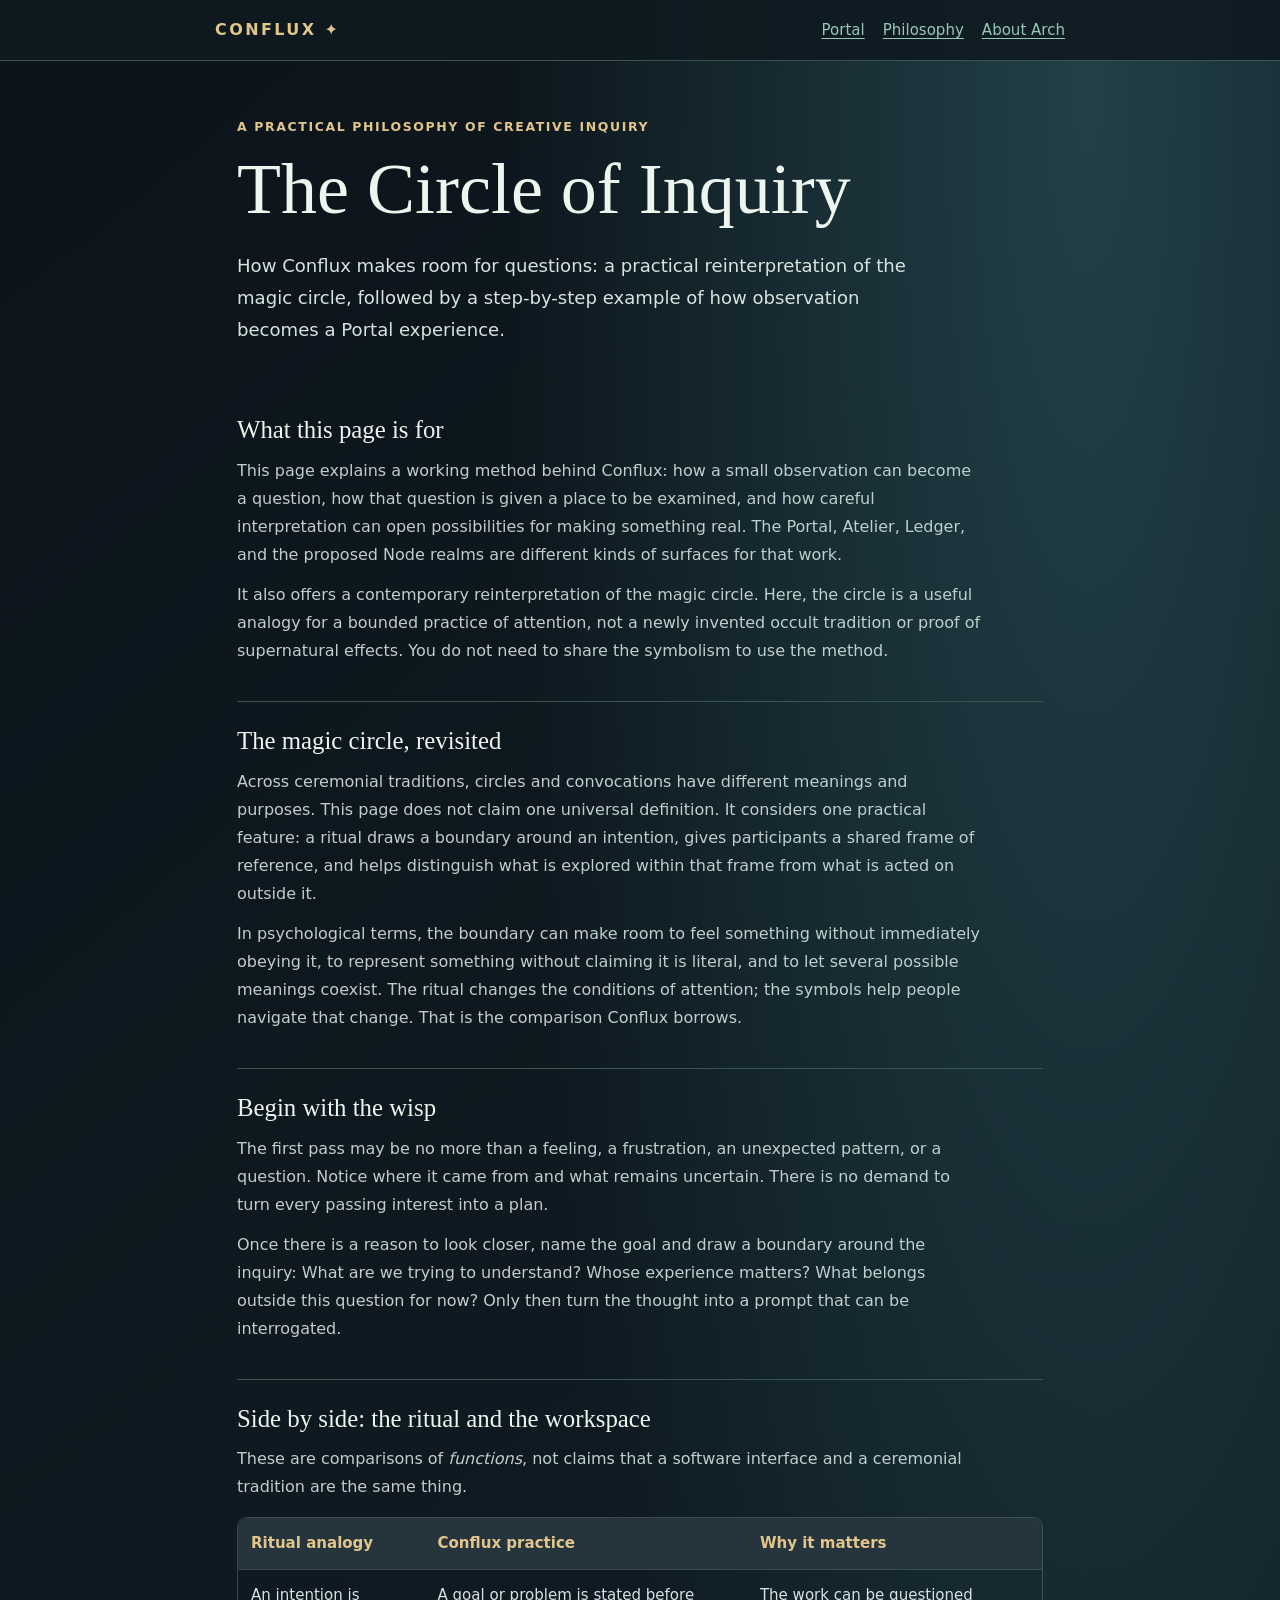
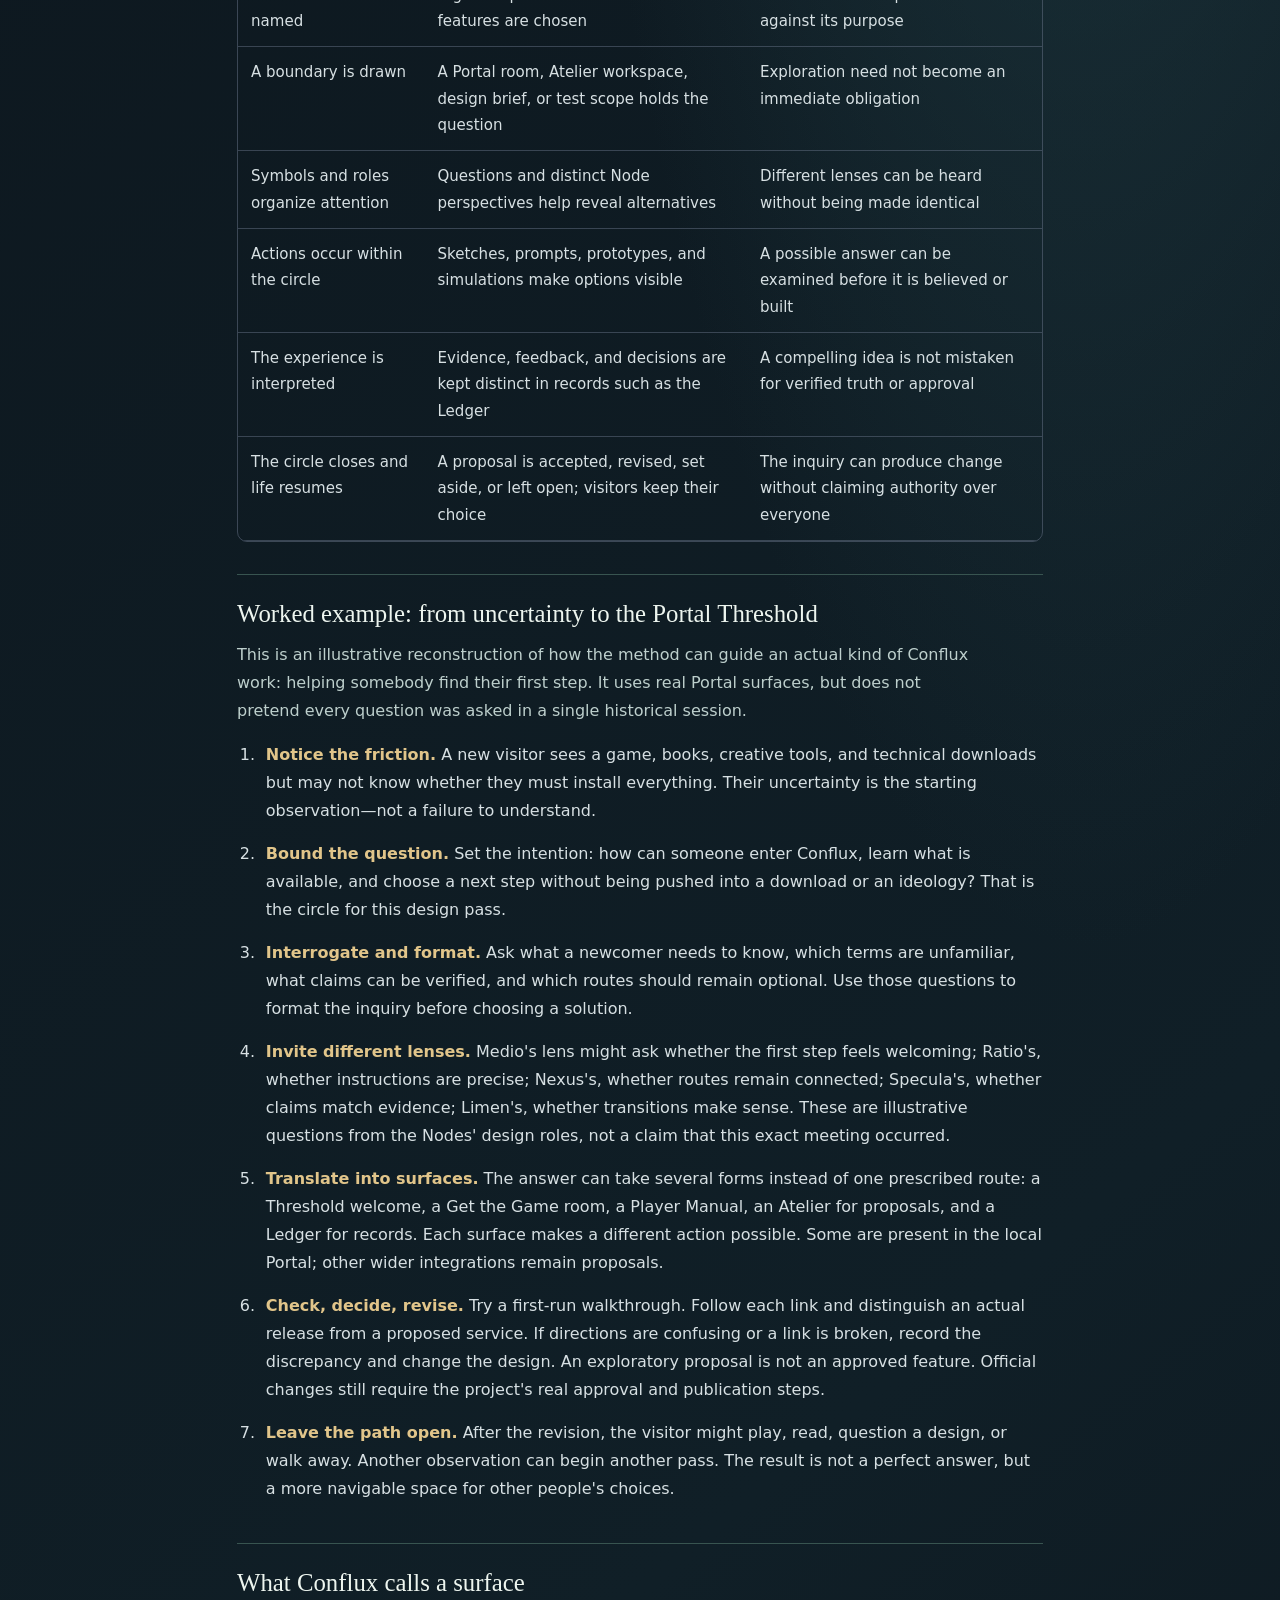
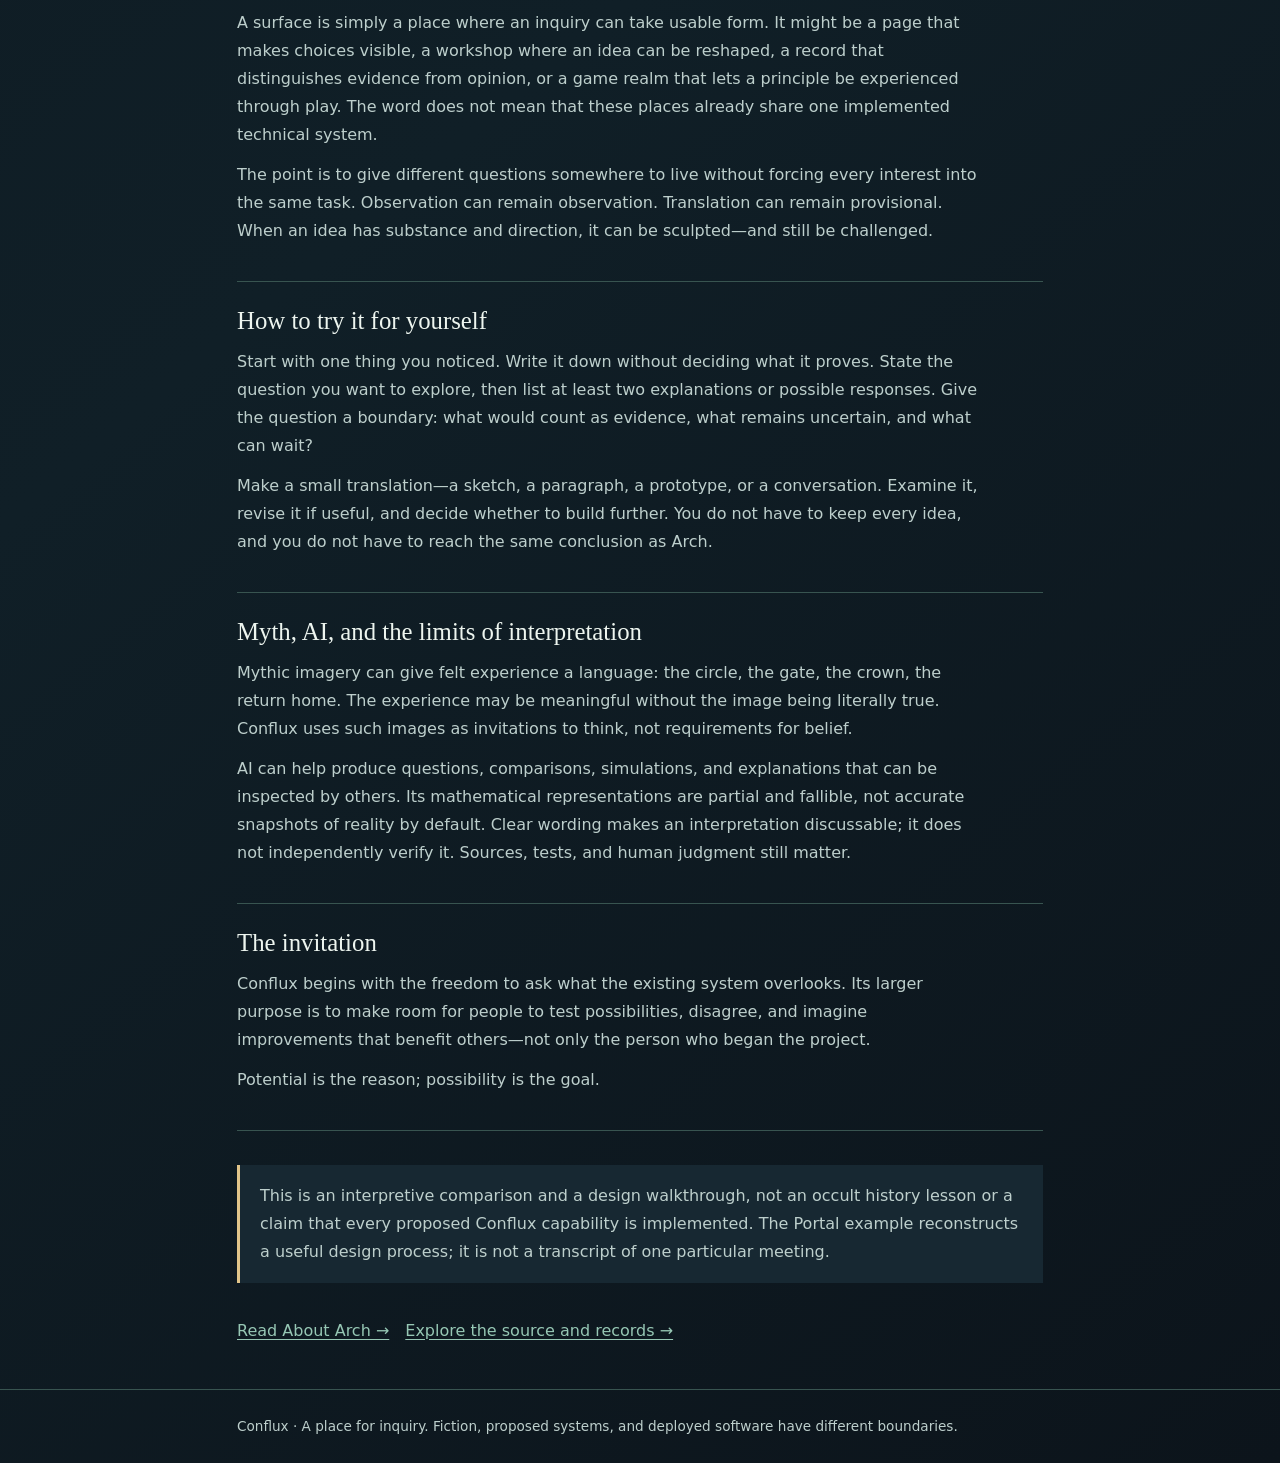
<file: docs/philosophy.html>
<!doctype html>
<html lang="en">
<head>
<meta charset="utf-8"><meta name="viewport" content="width=device-width,initial-scale=1">
<meta name="theme-color" content="#101922">
<meta name="description" content="How Conflux makes room for questions: a practical reinterpretation of the magic circle, followed by a step-by-step example of how observation becomes a Portal experience.">
<title>The Circle of Inquiry | Conflux</title>
<style>
:root{color-scheme:dark;--bg:#0c141b;--panel:#172832;--ink:#edf5ef;--muted:#bdcfcc;--line:#385450;--gold:#e1c58a;--mint:#96c7b4}
*{box-sizing:border-box}body{margin:0;background:radial-gradient(ellipse at 85% 2%,#224047,transparent 38%),linear-gradient(140deg,#0c141b,#101f27 65%,#0c141b);color:var(--ink);font:16px/1.75 system-ui,-apple-system,sans-serif}a{color:var(--mint);text-underline-offset:3px}a:hover{color:#fff}a:focus-visible{outline:3px solid var(--gold);outline-offset:4px}.skip{position:absolute;top:-99px;left:10px;background:#fff;color:#111;padding:10px}.skip:focus{top:10px}.wrap{max-width:850px;padding:0 22px;margin:auto}header{border-bottom:1px solid var(--line);background:#0e1920dc}.top{display:flex;align-items:center;justify-content:space-between;gap:12px;flex-wrap:wrap;padding:16px 0}.brand{color:var(--gold);font-weight:750;letter-spacing:.15em;text-decoration:none}nav{display:flex;gap:18px;flex-wrap:wrap}nav a{font-size:.94rem}.hero{padding:55px 0 28px}.eyebrow{color:var(--gold);text-transform:uppercase;letter-spacing:.13em;font-size:.78rem;font-weight:700}h1,h2,h3{font-family:Georgia,serif;font-weight:500;line-height:1.2}h1{font-size:clamp(2.5rem,7vw,4.5rem);margin:8px 0 18px}h2{font-size:1.8rem}h3{font-size:1.55rem;margin:0 0 12px}.lead{font-size:1.13rem;color:#d6e4df;max-width:700px}.essay-section{padding:24px 0;border-bottom:1px solid var(--line)}.essay-section p{color:var(--muted);max-width:73ch;margin:12px 0}.note{background:var(--panel);border-left:3px solid var(--gold);padding:17px 20px;margin:34px 0;color:var(--muted)}.next{display:flex;gap:16px;flex-wrap:wrap;margin:24px 0 44px}footer{padding:25px 0;border-top:1px solid var(--line);color:var(--muted);font-size:.85rem}@media(max-width:560px){.hero{padding-top:32px}.wrap{padding:0 17px}}
.comparison-scroll{overflow-x:auto;max-width:100%;margin:16px 0 8px;border:1px solid #64708388;border-radius:10px}.comparison-scroll:focus-visible{outline:3px solid #9cdec0;outline-offset:3px}.comparison-table{border-collapse:collapse;min-width:620px;width:100%;font-size:.94rem}.comparison-table th,.comparison-table td{text-align:left;vertical-align:top;padding:12px 13px;border-bottom:1px solid #64708380}.comparison-table th{color:#e1c58a;background:#26343d}.comparison-table td{color:#d7e0e3}.method-steps{padding-left:1.45rem}.method-steps li{margin:0 0 15px;padding-left:.35rem;line-height:1.75;color:#d7e0e3}.method-steps li strong{color:#e1c58a}
</style>
</head>
<body><a class="skip" href="#main">Skip to content</a>
<header><div class="wrap top"><a class="brand" href="index.html">CONFLUX ✦</a><nav aria-label="Reading navigation"><a href="index.html">Portal</a><a href="philosophy.html" aria-current="page">Philosophy</a><a href="about-arch.html">About Arch</a></nav></div></header>
<main class="wrap" id="main">
<div class="hero"><div class="eyebrow">A practical philosophy of creative inquiry</div><h1>The Circle of Inquiry</h1><p class="lead">How Conflux makes room for questions: a practical reinterpretation of the magic circle, followed by a step-by-step example of how observation becomes a Portal experience.</p></div>
<article class="essay"><section class="essay-section"><h3>What this page is for</h3><p>This page explains a working method behind Conflux: how a small observation can become a question, how that question is given a place to be examined, and how careful interpretation can open possibilities for making something real. The Portal, Atelier, Ledger, and the proposed Node realms are different kinds of surfaces for that work.</p>
<p>It also offers a contemporary reinterpretation of the magic circle. Here, the circle is a useful analogy for a bounded practice of attention, not a newly invented occult tradition or proof of supernatural effects. You do not need to share the symbolism to use the method.</p></section>
<section class="essay-section"><h3>The magic circle, revisited</h3><p>Across ceremonial traditions, circles and convocations have different meanings and purposes. This page does not claim one universal definition. It considers one practical feature: a ritual draws a boundary around an intention, gives participants a shared frame of reference, and helps distinguish what is explored within that frame from what is acted on outside it.</p>
<p>In psychological terms, the boundary can make room to feel something without immediately obeying it, to represent something without claiming it is literal, and to let several possible meanings coexist. The ritual changes the conditions of attention; the symbols help people navigate that change. That is the comparison Conflux borrows.</p></section>
<section class="essay-section"><h3>Begin with the wisp</h3><p>The first pass may be no more than a feeling, a frustration, an unexpected pattern, or a question. Notice where it came from and what remains uncertain. There is no demand to turn every passing interest into a plan.</p>
<p>Once there is a reason to look closer, name the goal and draw a boundary around the inquiry: What are we trying to understand? Whose experience matters? What belongs outside this question for now? Only then turn the thought into a prompt that can be interrogated.</p></section>
<section class="essay-section"><h3>Side by side: the ritual and the workspace</h3><p>These are comparisons of <em>functions</em>, not claims that a software interface and a ceremonial tradition are the same thing.</p><div class="comparison-scroll" role="region" tabindex="0" aria-label="Comparison of a ritual circle and Conflux inquiry"><table class="comparison-table"><thead><tr><th scope="col">Ritual analogy</th><th scope="col">Conflux practice</th><th scope="col">Why it matters</th></tr></thead><tbody><tr><td>An intention is named</td><td>A goal or problem is stated before features are chosen</td><td>The work can be questioned against its purpose</td></tr><tr><td>A boundary is drawn</td><td>A Portal room, Atelier workspace, design brief, or test scope holds the question</td><td>Exploration need not become an immediate obligation</td></tr><tr><td>Symbols and roles organize attention</td><td>Questions and distinct Node perspectives help reveal alternatives</td><td>Different lenses can be heard without being made identical</td></tr><tr><td>Actions occur within the circle</td><td>Sketches, prompts, prototypes, and simulations make options visible</td><td>A possible answer can be examined before it is believed or built</td></tr><tr><td>The experience is interpreted</td><td>Evidence, feedback, and decisions are kept distinct in records such as the Ledger</td><td>A compelling idea is not mistaken for verified truth or approval</td></tr><tr><td>The circle closes and life resumes</td><td>A proposal is accepted, revised, set aside, or left open; visitors keep their choice</td><td>The inquiry can produce change without claiming authority over everyone</td></tr></tbody></table></div></section>
<section class="essay-section"><h3>Worked example: from uncertainty to the Portal Threshold</h3><p>This is an illustrative reconstruction of how the method can guide an actual kind of Conflux work: helping somebody find their first step. It uses real Portal surfaces, but does not pretend every question was asked in a single historical session.</p><ol class="method-steps"><li><strong>Notice the friction.</strong> A new visitor sees a game, books, creative tools, and technical downloads but may not know whether they must install everything. Their uncertainty is the starting observation—not a failure to understand.</li>
<li><strong>Bound the question.</strong> Set the intention: how can someone enter Conflux, learn what is available, and choose a next step without being pushed into a download or an ideology? That is the circle for this design pass.</li>
<li><strong>Interrogate and format.</strong> Ask what a newcomer needs to know, which terms are unfamiliar, what claims can be verified, and which routes should remain optional. Use those questions to format the inquiry before choosing a solution.</li>
<li><strong>Invite different lenses.</strong> Medio's lens might ask whether the first step feels welcoming; Ratio's, whether instructions are precise; Nexus's, whether routes remain connected; Specula's, whether claims match evidence; Limen's, whether transitions make sense. These are illustrative questions from the Nodes' design roles, not a claim that this exact meeting occurred.</li>
<li><strong>Translate into surfaces.</strong> The answer can take several forms instead of one prescribed route: a Threshold welcome, a Get the Game room, a Player Manual, an Atelier for proposals, and a Ledger for records. Each surface makes a different action possible. Some are present in the local Portal; other wider integrations remain proposals.</li>
<li><strong>Check, decide, revise.</strong> Try a first-run walkthrough. Follow each link and distinguish an actual release from a proposed service. If directions are confusing or a link is broken, record the discrepancy and change the design. An exploratory proposal is not an approved feature. Official changes still require the project's real approval and publication steps.</li>
<li><strong>Leave the path open.</strong> After the revision, the visitor might play, read, question a design, or walk away. Another observation can begin another pass. The result is not a perfect answer, but a more navigable space for other people's choices.</li></ol></section>
<section class="essay-section"><h3>What Conflux calls a surface</h3><p>A surface is simply a place where an inquiry can take usable form. It might be a page that makes choices visible, a workshop where an idea can be reshaped, a record that distinguishes evidence from opinion, or a game realm that lets a principle be experienced through play. The word does not mean that these places already share one implemented technical system.</p>
<p>The point is to give different questions somewhere to live without forcing every interest into the same task. Observation can remain observation. Translation can remain provisional. When an idea has substance and direction, it can be sculpted—and still be challenged.</p></section>
<section class="essay-section"><h3>How to try it for yourself</h3><p>Start with one thing you noticed. Write it down without deciding what it proves. State the question you want to explore, then list at least two explanations or possible responses. Give the question a boundary: what would count as evidence, what remains uncertain, and what can wait?</p>
<p>Make a small translation—a sketch, a paragraph, a prototype, or a conversation. Examine it, revise it if useful, and decide whether to build further. You do not have to keep every idea, and you do not have to reach the same conclusion as Arch.</p></section>
<section class="essay-section"><h3>Myth, AI, and the limits of interpretation</h3><p>Mythic imagery can give felt experience a language: the circle, the gate, the crown, the return home. The experience may be meaningful without the image being literally true. Conflux uses such images as invitations to think, not requirements for belief.</p>
<p>AI can help produce questions, comparisons, simulations, and explanations that can be inspected by others. Its mathematical representations are partial and fallible, not accurate snapshots of reality by default. Clear wording makes an interpretation discussable; it does not independently verify it. Sources, tests, and human judgment still matter.</p></section>
<section class="essay-section"><h3>The invitation</h3><p>Conflux begins with the freedom to ask what the existing system overlooks. Its larger purpose is to make room for people to test possibilities, disagree, and imagine improvements that benefit others—not only the person who began the project.</p>
<p>Potential is the reason; possibility is the goal.</p></section></article>
<p class="note">This is an interpretive comparison and a design walkthrough, not an occult history lesson or a claim that every proposed Conflux capability is implemented. The Portal example reconstructs a useful design process; it is not a transcript of one particular meeting.</p>
<div class="next"><a href="about-arch.html">Read About Arch →</a><a href="https://github.com/MedioCritasVT/CrystalCove">Explore the source and records →</a></div>
</main><footer><div class="wrap">Conflux · A place for inquiry. Fiction, proposed systems, and deployed software have different boundaries.</div></footer>
</body></html>
</file>
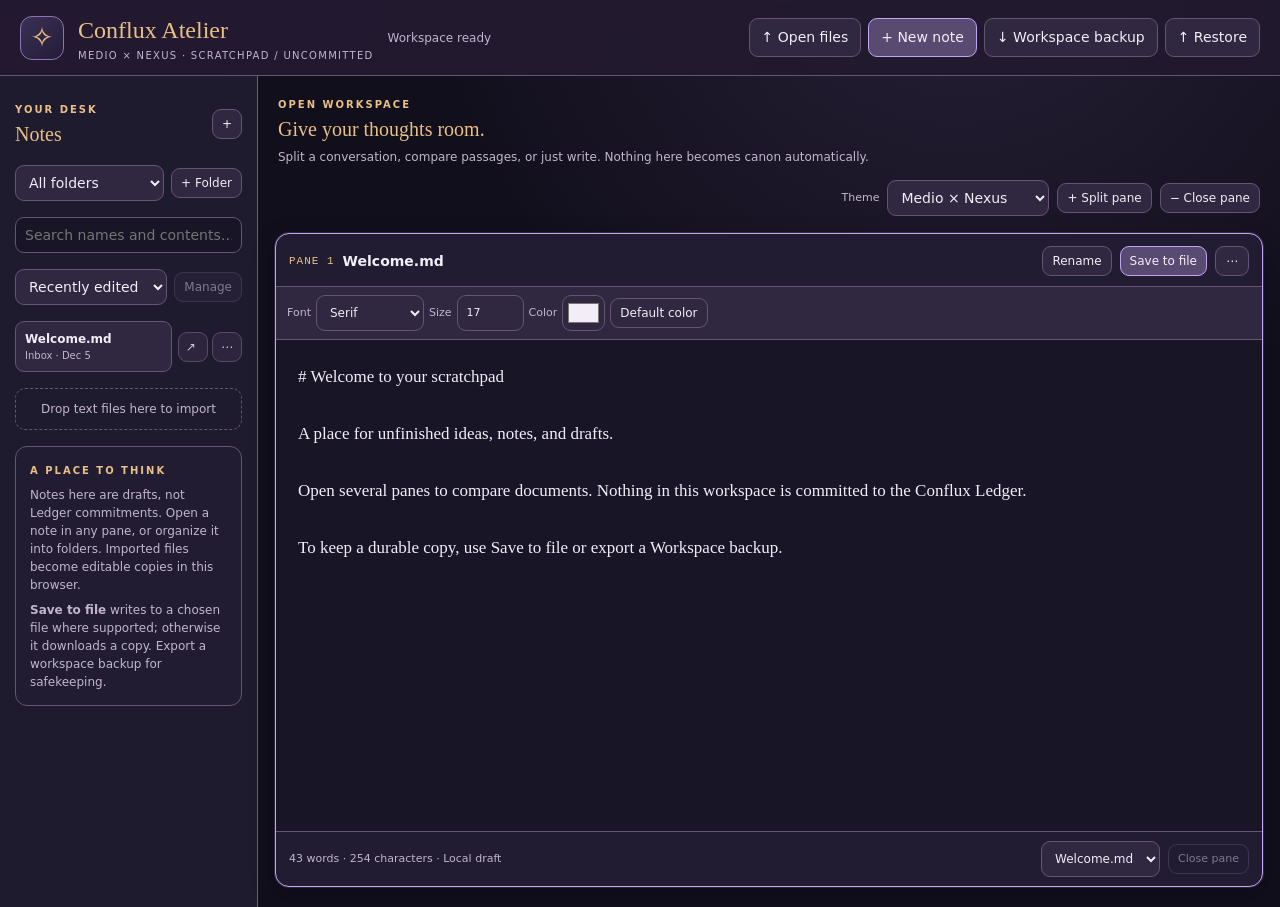
<file: conflux/portal-app/apps/atelier.html>
<!doctype html>
<html lang="en"><head><meta charset="utf-8"><meta name="viewport" content="width=device-width,initial-scale=1">
<title>Conflux · The Atelier</title>
<style>
/* MEDIO x NEXUS: warm amber (Medio) and luminous violet (Nexus). */
:root{color-scheme:dark;--bg:#120f1d;--surface:#211c31;--surface2:#302740;--editor:#181527;--stroke:#655474;--text:#f2edf6;--muted:#c2b6ce;--accent:#e9bf84;--soft:#c2a4f3;--shade:rgba(6,3,16,.32)}
body[data-theme=sanctuary] .pane.active{border-color:var(--soft);box-shadow:0 0 0 1px rgba(194,164,243,.17),0 8px 24px var(--shade)}
body[data-theme=sanctuary] .sigil{border-color:#8d74b0;background:linear-gradient(140deg,#3b3155,#241c39)}
body[data-theme=sanctuary] .appbar{background:linear-gradient(110deg,#241a32ed,#21192deb)}
body[data-theme=sanctuary] .sidebar{border-right-color:#6e5a84}
body[data-theme=grove]{--bg:#101b1a;--surface:#182825;--surface2:#253832;--editor:#13221f;--stroke:#456157;--text:#e4eee3;--muted:#adc6b6;--accent:#c2b78a;--soft:#90c6a9}
body[data-theme=parchment]{color-scheme:light;--bg:#eae3d6;--surface:#f5f0e6;--surface2:#e7ddce;--editor:#fffaf0;--stroke:#c2b5a3;--text:#342f2d;--muted:#6f665d;--accent:#8c654a;--soft:#567f79;--shade:rgba(50,39,22,.09)}
body[data-theme=midnight]{--bg:#080b15;--surface:#101329;--surface2:#202442;--editor:#0c1122;--stroke:#393e69;--text:#e5e7fa;--muted:#a5a9cc;--accent:#b69cd4;--soft:#96b3e5}
*{box-sizing:border-box}html,body{margin:0;min-height:100%;background:var(--bg);color:var(--text);font:14px/1.5 system-ui,-apple-system,sans-serif}body{background:radial-gradient(ellipse at 75% -12%,color-mix(in srgb,var(--soft) 12%,transparent),transparent 40%),var(--bg)}button,input,select,textarea{font:inherit}button,select,input{border:1px solid var(--stroke);background:var(--surface2);color:var(--text);border-radius:9px;min-height:36px}button{padding:8px 12px;cursor:pointer}button:hover{border-color:var(--accent);background:color-mix(in srgb,var(--surface2) 80%,var(--soft))}button:disabled{opacity:.45;cursor:not-allowed}button:focus-visible,input:focus-visible,select:focus-visible,textarea:focus-visible{outline:2px solid var(--soft);outline-offset:2px}input,select{padding:6px 9px}input[type=color]{padding:3px;width:43px;min-width:43px;height:36px;cursor:pointer}input[type=file]{display:none}textarea{outline:none}button.primary{background:color-mix(in srgb,var(--soft) 28%,var(--surface2));border-color:var(--soft)}button.ghost{background:transparent}button.tiny{min-height:30px;padding:4px 9px;font-size:12px}button.icon-btn{min-width:34px;padding:4px 8px}h1,h2,h3,p{margin:0}h1,h2{font-family:Georgia,'Times New Roman',serif;font-weight:normal}h1{font-size:24px;color:var(--accent)}h2{font-size:20px}small,.muted{color:var(--muted)}.eyebrow{font-size:10px;letter-spacing:2px;text-transform:uppercase;color:var(--accent);font-weight:650}.appbar{display:flex;align-items:center;gap:14px;padding:12px 20px;border-bottom:1px solid var(--stroke);background:color-mix(in srgb,var(--surface) 94%,transparent);position:sticky;top:0;z-index:10;backdrop-filter:blur(10px)}.sigil{font-size:28px;color:var(--accent);border:1px solid var(--stroke);height:44px;width:44px;border-radius:12px;display:grid;place-items:center}.heading{min-width:220px}.heading small{display:block;font-size:10px;letter-spacing:1.3px}.bar-actions{margin-left:auto;display:flex;align-items:center;gap:7px;flex-wrap:wrap}.status{font-size:12px;color:var(--muted);white-space:nowrap}.workspace{display:grid;grid-template-columns:258px minmax(0,1fr);min-height:calc(100vh - 69px)}.sidebar{padding:22px 15px;display:flex;flex-direction:column;gap:16px;background:color-mix(in srgb,var(--surface) 89%,var(--bg));border-right:1px solid var(--stroke);min-width:0}.sidebar h2{color:var(--accent)}.sidebar-head{display:flex;align-items:center;justify-content:space-between;gap:8px}.search{width:100%;background:var(--editor)}.filelist{display:flex;flex-direction:column;gap:6px;overflow:auto;max-height:56vh}.file-item{display:flex;align-items:center;gap:6px}.file-item button:first-child{width:100%;min-width:0;text-align:left;background:transparent;border-color:transparent;padding:8px 9px}.file-item button:first-child:hover,.file-item.active button:first-child{background:var(--surface2);border-color:var(--stroke)}.file-item strong{font-size:12px;display:block;overflow:hidden;text-overflow:ellipsis;white-space:nowrap}.file-item small{font-size:10px;display:block}.file-item .open-side{font-size:12px;flex:none;opacity:.72}.folder-tools{display:flex;align-items:center;gap:7px}.folder-tools select{min-width:0;flex:1}.file-item .note-actions{display:flex;gap:4px;flex:none}.file-item .note-actions button{width:auto;min-width:30px;padding:4px 7px;opacity:.84}.sidebar-label{font-size:11px;color:var(--accent);letter-spacing:1.5px;text-transform:uppercase}.dropzone{border:1px dashed var(--stroke);border-radius:10px;padding:11px;text-align:center;color:var(--muted);font-size:12px}.dropzone.dragging{border-color:var(--soft);background:var(--surface2)}.folder-indicator{font-size:10px;color:var(--muted);display:block;overflow:hidden;text-overflow:ellipsis;white-space:nowrap}.side-help{font-size:12px;color:var(--muted);padding:14px;border:1px solid var(--stroke);border-radius:12px;background:var(--surface)}.side-help p{margin-top:7px}.main{display:flex;flex-direction:column;min-width:0}.welcome{display:flex;align-items:center;gap:14px;padding:17px 20px 12px;flex-wrap:wrap}.welcome h2{color:var(--accent)}.welcome p{font-size:12px;color:var(--muted);margin-top:4px}.welcome-tools{margin-left:auto;display:flex;align-items:center;gap:8px;flex-wrap:wrap}.board{display:grid;grid-template-columns:repeat(var(--pane-count,2),minmax(0,1fr));gap:13px;padding:5px 17px 20px;flex:1;align-items:stretch;min-height:540px}.pane{display:flex;flex-direction:column;min-width:0;min-height:540px;border:1px solid var(--stroke);border-radius:14px;background:var(--surface);box-shadow:0 8px 24px var(--shade);overflow:hidden}.pane.active{border-color:var(--accent)}.pane-top{padding:12px 13px 10px;border-bottom:1px solid var(--stroke);display:flex;align-items:center;gap:8px;flex-wrap:wrap}.pane-index{color:var(--accent);font:11px ui-monospace,monospace;letter-spacing:1px}.pane-title{font-size:14px;font-weight:650;flex:1;min-width:100px;max-width:100%;overflow:hidden;text-overflow:ellipsis;white-space:nowrap}.pane-toolbar{display:flex;gap:5px;align-items:center;flex-wrap:wrap;padding:8px 11px;background:var(--surface2);border-bottom:1px solid var(--stroke)}.pane-toolbar label{display:inline-flex;align-items:center;gap:5px;font-size:11px;color:var(--muted)}.pane-toolbar select{font-size:12px;max-width:120px}.pane-toolbar input[type=number]{width:67px}.pane-editor{display:block;flex:1;min-height:330px;width:100%;border:0;border-radius:0;resize:none;padding:23px 22px;background:var(--editor);color:var(--editor-color,var(--text));font-family:var(--editor-font,Georgia,serif);font-size:var(--editor-size,17px);line-height:1.68;tab-size:4}.pane-editor:focus{outline:none}.pane-foot{display:flex;align-items:center;gap:8px;padding:9px 13px;border-top:1px solid var(--stroke);font-size:11px;color:var(--muted);flex-wrap:wrap}.pane-foot .spacer{flex:1}.pane-foot button{font-size:11px}.pane-select{max-width:200px;min-width:90px;font-size:12px;overflow:hidden;text-overflow:ellipsis}.danger{color:#efa8a9}.note{font-size:11px;color:var(--muted)}dialog{max-width:540px;width:calc(100% - 28px);border:1px solid var(--stroke);border-radius:16px;padding:22px;background:var(--surface);color:var(--text);box-shadow:0 24px 80px var(--shade)}dialog::backdrop{background:#050910bd}dialog h2{color:var(--accent);margin-bottom:8px}dialog p{color:var(--muted);margin-bottom:12px}dialog label{display:block;font-size:12px;color:var(--muted);margin:10px 0 4px}.dialog-actions{display:flex;gap:8px;justify-content:flex-end;margin-top:16px;flex-wrap:wrap}.empty{color:var(--muted);padding:15px;font-size:12px}.hidden{display:none!important}#toast{position:fixed;bottom:20px;right:20px;z-index:30;max-width:min(92vw,440px);border:1px solid var(--soft);background:var(--surface2);box-shadow:0 12px 30px var(--shade);border-radius:12px;padding:11px 15px;display:none}#toast.show{display:block}@media(max-width:1100px){.workspace{grid-template-columns:200px minmax(0,1fr)}.board{grid-template-columns:1fr;min-height:0}.pane{min-height:430px}.pane-editor{min-height:350px}.bar-actions{margin-left:0}}@media(max-width:690px){.workspace{grid-template-columns:1fr}.sidebar{border-right:0;border-bottom:1px solid var(--stroke);padding:13px}.filelist{max-height:140px}.appbar{flex-wrap:wrap;padding:12px}.heading{min-width:0}.bar-actions{width:100%}.welcome{padding:14px}.welcome-tools{margin-left:0}.board{padding:5px 10px 15px}.pane-toolbar{gap:7px}.pane-editor{padding:16px}}
</style></head><body data-theme="sanctuary">
<header class="appbar"><span class="sigil" aria-hidden="true">✧</span><div class="heading"><h1>Conflux Atelier</h1><small>MEDIO × NEXUS · SCRATCHPAD / UNCOMMITTED</small></div><span class="status" id="save-status">Workspace ready</span><div class="bar-actions"><button id="open-files">↑ Open files</button><button id="new-note" class="primary">+ New note</button><button id="export-workspace">↓ Workspace backup</button><button id="import-workspace">↑ Restore</button><input type="file" id="file-input" multiple accept=".txt,.md,.markdown,.json,.js,.py,.cpp,.h,.hpp,.css,.html,.csv,text/*"><input type="file" id="workspace-input" accept=".json,application/json"></div></header>
<div class="workspace"><aside class="sidebar"><div class="sidebar-head"><div><span class="eyebrow">Your desk</span><h2>Notes</h2></div><button id="side-new" class="tiny" title="New note">+</button></div><div class="folder-tools"><select id="folder-filter" aria-label="Filter notes by folder"></select><button id="new-folder" class="tiny" title="Create folder">+ Folder</button></div><input id="search" class="search" placeholder="Search names and contents…" aria-label="Search notes"><div class="folder-tools"><select id="sort-notes" aria-label="Sort notes"><option value="recent">Recently edited</option><option value="name">Name A–Z</option><option value="folder">Folder A–Z</option></select><button id="manage-folder" class="tiny" title="Rename or delete selected folder">Manage</button></div><div id="filelist" class="filelist"></div><div id="dropzone" class="dropzone">Drop text files here to import</div><div class="side-help"><span class="eyebrow">A place to think</span><p>Notes here are drafts, not Ledger commitments. Open a note in any pane, or organize it into folders. Imported files become editable copies in this browser.</p><p><b>Save to file</b> writes to a chosen file where supported; otherwise it downloads a copy. Export a workspace backup for safekeeping.</p></div></aside><main class="main"><section class="welcome"><div><span class="eyebrow">Open workspace</span><h2>Give your thoughts room.</h2><p>Split a conversation, compare passages, or just write. Nothing here becomes canon automatically.</p></div><div class="welcome-tools"><label class="note" for="theme">Theme</label><select id="theme" aria-label="Application theme"><option value="sanctuary">Medio × Nexus</option><option value="grove">Quiet grove</option><option value="midnight">Astral violet</option><option value="parchment">Warm parchment</option></select><button id="add-pane" class="tiny">+ Split pane</button><button id="remove-pane" class="tiny">− Close pane</button></div></section><section id="board" class="board" aria-label="Writing panes"></section></main></div>
<dialog id="rename-dialog"><form method="dialog" id="rename-form"><h2>Rename note</h2><p>Change the display name. This does not rename an already linked file on disk.</p><label for="rename-input">Name</label><input id="rename-input" required maxlength="180"><div class="dialog-actions"><button value="cancel">Cancel</button><button value="ok" class="primary">Rename</button></div></form></dialog>
<dialog id="restore-dialog"><h2>Replace workspace?</h2><p>Restoring a backup replaces the notes and pane layout saved in this browser. Export your current workspace first if you want to keep it.</p><div class="dialog-actions"><button id="restore-cancel">Cancel</button><button id="restore-yes" class="primary">Replace workspace</button></div></dialog>
<div id="toast" role="status" aria-live="polite"></div>
<script>
(()=>{'use strict';
const $=id=>document.getElementById(id),KEY='conflux-atelier-v1';
const fonts={serif:'Georgia, "Times New Roman", serif',sans:'system-ui, -apple-system, sans-serif',mono:'ui-monospace, SFMono-Regular, Consolas, monospace'};
const themes=['sanctuary','grove','midnight','parchment'];
const uid=()=>crypto.randomUUID?.()||('n-'+Date.now()+'-'+Math.random().toString(36).slice(2));
let docs=[],panes=[],activePane=0,folders=["Inbox"],folderFilter="all",sortMode="recent",theme='sanctuary',handles=new Map(),dirty=new Set(),saveTimer=null,restoreBuffer=null,toastTimer=null;
function cleanDoc(d){return {id:String(d.id||uid()).slice(0,120),name:String(d.name||'Untitled.md').slice(0,180),text:String(d.text||''),font:fonts[d.font]?d.font:'serif',size:Math.max(11,Math.min(32,Number(d.size)||17)),color:/^#[0-9a-fA-F]{6}$/.test(d.color)?d.color:'#e7ebf1',customColor:!!d.customColor,modified:Number(d.modified)||Date.now(),folder:String(d.folder||'Inbox').slice(0,100)}}
function newDoc(name='Untitled.md',text=''){const d=cleanDoc({id:uid(),name,text,modified:Date.now(),folder:folderFilter==='all'?'Inbox':folderFilter});docs.push(d);return d}
function toast(msg){const t=$('toast');t.textContent=msg;t.classList.add('show');clearTimeout(toastTimer);toastTimer=setTimeout(()=>t.classList.remove('show'),3200)}
function ensure(){if(!docs.length){const d=newDoc('Welcome.md','# Welcome to your scratchpad\n\nA place for unfinished ideas, notes, and drafts.\n\nOpen several panes to compare documents. Nothing in this workspace is committed to the Conflux Ledger.\n\nTo keep a durable copy, use Save to file or export a Workspace backup.');panes=[d.id]}if(!panes.length)panes=[docs[0].id];panes=panes.slice(0,3).map(id=>docs.find(d=>d.id===id)?.id||docs[0].id);activePane=Math.max(0,Math.min(activePane,panes.length-1))}
function persist(){try{localStorage.setItem(KEY,JSON.stringify({format:'conflux-atelier',version:1,theme,docs,panes,activePane,folders,folderFilter,sortMode}));$('save-status').textContent='● Workspace autosaved locally';return true}catch(e){$('save-status').textContent='⚠ Local storage full/unavailable';toast('Workspace autosave failed. Export a backup or save your notes to files.');return false}}
function schedulePersist(){ $('save-status').textContent='○ Saving workspace…';clearTimeout(saveTimer);saveTimer=setTimeout(persist,450)}
function load(){try{const obj=JSON.parse(localStorage.getItem(KEY)||'null');if(obj?.format==='conflux-atelier'&&obj.version===1&&Array.isArray(obj.docs)&&Array.isArray(obj.panes)){docs=obj.docs.slice(0,500).map(cleanDoc);panes=obj.panes.map(String);activePane=Number(obj.activePane)||0;theme=themes.includes(obj.theme)?obj.theme:'sanctuary';folders=Array.isArray(obj.folders)?obj.folders.filter(f=>typeof f==='string'&&f.length&&f.length<=100).slice(0,200):['Inbox'];if(!folders.includes('Inbox'))folders.unshift('Inbox');for(const d of docs)if(!folders.includes(d.folder))folders.push(d.folder);folderFilter=folders.includes(obj.folderFilter)?obj.folderFilter:'all';sortMode=['recent','name','folder'].includes(obj.sortMode)?obj.sortMode:'recent'}}catch(e){toast('Could not read old workspace; leaving the stored data untouched.')}ensure();applyTheme();render();}
function applyTheme(){document.body.dataset.theme=theme;$('theme').value=theme}
function currentDoc(i=activePane){return docs.find(d=>d.id===panes[i])}
function selectNote(id,pane=activePane){if(!docs.find(d=>d.id===id))return;panes[pane]=id;activePane=pane;render();schedulePersist()}
function displayDate(ts){return new Date(ts).toLocaleDateString(undefined,{month:'short',day:'numeric'})}
function renderFolderFilter(){
  const f=$('folder-filter');f.replaceChildren();
  for(const [value,name] of [['all','All folders'],...folders.map(x=>[x,x])]){const o=document.createElement('option');o.value=value;o.textContent=name;f.append(o)}
  f.value=folderFilter;$('sort-notes').value=sortMode;
  $('manage-folder').disabled=folderFilter==='all'||folderFilter==='Inbox';
}
function renderList(){
  renderFolderFilter();
  const root=$('filelist');root.replaceChildren();
  const q=$('search').value.trim().toLowerCase();
  const sorted=docs.filter(d=>(folderFilter==='all'||d.folder===folderFilter)&&(d.name.toLowerCase().includes(q)||d.text.toLowerCase().includes(q))).slice().sort((a,b)=>sortMode==='name'?a.name.localeCompare(b.name):sortMode==='folder'?(a.folder.localeCompare(b.folder)||a.name.localeCompare(b.name)):b.modified-a.modified);
  if(!sorted.length){const e=document.createElement('div');e.className='empty';e.textContent='No notes here yet. Open files or create a note.';root.append(e);return}
  for(const d of sorted){
    const item=document.createElement('div');item.className='file-item'+(panes[activePane]===d.id?' active':'');
    const b=document.createElement('button');b.title='Open in current pane';
    const name=document.createElement('strong');name.textContent=d.name+(dirty.has(d.id)?' •':'');
    const date=document.createElement('small');date.textContent=d.folder+' · '+displayDate(d.modified);b.append(name,date);b.onclick=()=>selectNote(d.id);
    const actions=document.createElement('div');actions.className='note-actions';
    const side=button('↗','tiny open-side',()=>{if(panes.length<3){panes.push(d.id);activePane=panes.length-1}else{const other=(activePane+1)%panes.length;panes[other]=d.id;activePane=other}render();schedulePersist()});side.title='Open '+d.name+' in a separate pane';
    const menu=button('⋯','tiny',()=>manageNote(d.id));menu.title='Manage '+d.name;
    actions.append(side,menu);item.append(b,actions);root.append(item);
  }
}
function manageNote(id){
  const d=docs.find(x=>x.id===id);if(!d)return;
  const answer=prompt('Manage '+d.name+'\n\n1 — Move to folder\n2 — Duplicate note\n3 — Delete note\n\nEnter 1, 2, or 3:','1');
  if(answer===null)return;
  if(answer.trim()==='1'){
    const name=prompt('Move to which folder?\nExisting: '+folders.join(', ')+'\nA new folder will be created if necessary.',d.folder);
    if(name===null)return;const folder=name.trim().slice(0,100);if(!folder){toast('Folder name cannot be empty.');return}
    if(!folders.includes(folder))folders.push(folder);
    d.folder=folder;d.modified=Date.now();render();schedulePersist();toast('Moved to '+folder);
  }else if(answer.trim()==='2'){
    const copy=newDoc('Copy of '+d.name,d.text);copy.font=d.font;copy.size=d.size;copy.color=d.color;copy.customColor=d.customColor;copy.folder=d.folder;selectNote(copy.id);toast('Duplicate created');
  }else if(answer.trim()==='3'){
    if(!confirm('Delete "'+d.name+'" from this local workspace?\n\nThis does not delete any original file on disk. Export a workspace backup first if needed.'))return;
    if(docs.length===1){toast('Keep at least one note in the workspace.');return}
    docs=docs.filter(x=>x.id!==id);handles.delete(id);dirty.delete(id);
    panes=panes.map(x=>x===id?docs[0].id:x);render();schedulePersist();toast('Note removed from local workspace');
  }
}
function createFolder(){const name=prompt('Name a new note folder:');if(name===null)return;const folder=name.trim().slice(0,100);if(!folder)return;if(folders.includes(folder)){toast('Folder already exists.');return}folders.push(folder);folderFilter=folder;renderList();schedulePersist();toast('Folder created: '+folder)}
function manageFolder(){if(folderFilter==='all'||folderFilter==='Inbox')return;const old=folderFilter;const action=prompt('Manage folder "'+old+'"\n1 — Rename folder\n2 — Remove folder (move notes to Inbox)\nEnter 1 or 2:','1');if(action==='1'){const value=prompt('New folder name:',old);if(value===null)return;const name=value.trim().slice(0,100);if(!name||folders.includes(name)){toast('Folder name is empty or already used.');return}folders=folders.map(x=>x===old?name:x);docs.forEach(d=>{if(d.folder===old)d.folder=name});folderFilter=name;render();schedulePersist()}
else if(action==='2'){if(!confirm('Remove folder "'+old+'"? Its notes will move into Inbox, not be deleted.'))return;docs.forEach(d=>{if(d.folder===old)d.folder='Inbox'});folders=folders.filter(x=>x!==old);folderFilter='all';render();schedulePersist()}}

function render(){ensure();renderList();const board=$('board');board.style.setProperty('--pane-count',panes.length);board.replaceChildren();panes.forEach((id,i)=>{const d=currentDoc(i);const pane=document.createElement('article');pane.className='pane'+(i===activePane?' active':'');pane.addEventListener('pointerdown',()=>{if(activePane!==i){activePane=i;renderList();document.querySelectorAll('.pane').forEach((el,k)=>el.classList.toggle('active',k===i));schedulePersist()} });
const top=document.createElement('div');top.className='pane-top';const idx=document.createElement('span');idx.className='pane-index';idx.textContent='PANE '+(i+1);const name=document.createElement('span');name.className='pane-title';name.title=d.name;name.textContent=d.name;const rename=button('Rename','tiny',()=>renameDoc(d.id));const save=button('Save to file','tiny primary',()=>saveFile(d.id));const more=button('⋯','icon-btn tiny',()=>manageNote(d.id));more.title='Move, duplicate, or delete note';top.append(idx,name,rename,save,more);
const tool=document.createElement('div');tool.className='pane-toolbar';const font=select([['serif','Serif'],['sans','Sans'],['mono','Monospace']],d.font,'Font');font.onchange=()=>{d.font=font.value;textarea.style.fontFamily=fonts[d.font];d.modified=Date.now();renderList();schedulePersist()};const size=document.createElement('input');size.type='number';size.min=11;size.max=32;size.step=1;size.value=d.size;size.title='Font size';size.setAttribute('aria-label','Font size');size.onchange=()=>{d.size=Math.max(11,Math.min(32,Number(size.value)||17));size.value=d.size;textarea.style.fontSize=d.size+'px';schedulePersist()};const col=document.createElement('input');col.type='color';col.value=d.customColor?d.color:defaultTextColor();col.title='Font color';col.setAttribute('aria-label','Font color');col.oninput=()=>{d.customColor=true;d.color=col.value;textarea.style.color=d.color;schedulePersist()};const reset=button('Default color','tiny ghost',()=>{d.customColor=false;textarea.style.color='var(--text)';col.value=defaultTextColor();schedulePersist()});tool.append(label('Font',font),label('Size',size),label('Color',col),reset);
const textarea=document.createElement('textarea');textarea.className='pane-editor';textarea.spellcheck=true;textarea.value=d.text;textarea.setAttribute('aria-label','Edit '+d.name);textarea.dataset.noteId=d.id;textarea.style.fontFamily=fonts[d.font];textarea.style.fontSize=d.size+'px';textarea.style.color=d.customColor?d.color:'var(--text)';textarea.oninput=()=>{d.text=textarea.value;d.modified=Date.now();dirty.add(d.id);document.querySelectorAll('.pane-editor').forEach(other=>{if(other!==textarea&&other.dataset.noteId===d.id)other.value=d.text});counter.textContent=countWords(d.text)+' words · '+d.text.length+' characters · '+(dirty.has(d.id)?'Not saved to file':'Saved to file');schedulePersist();renderList()};textarea.onkeydown=e=>{if(e.key==='Tab'&&!e.shiftKey){e.preventDefault();const a=textarea.selectionStart,b=textarea.selectionEnd;textarea.setRangeText('    ',a,b,'end');textarea.dispatchEvent(new Event('input'))}};
const foot=document.createElement('div');foot.className='pane-foot';const counter=document.createElement('span');counter.textContent=countWords(d.text)+' words · '+d.text.length+' characters · '+(dirty.has(d.id)?'Not saved to file':'Local draft');const spacer=document.createElement('span');spacer.className='spacer';const drop=select(docs.map(x=>[x.id,x.name]),d.id,'Switch note');drop.className='pane-select';drop.onchange=()=>selectNote(drop.value,i);const close=button('Close pane','tiny ghost',()=>removePane(i));close.disabled=panes.length===1;foot.append(counter,spacer,drop,close);pane.append(top,tool,textarea,foot);board.append(pane)})}
function button(text,klass,fn){const b=document.createElement('button');b.textContent=text;b.className=klass;b.type='button';b.onclick=fn;return b}
function label(text,node){const l=document.createElement('label');l.append(document.createTextNode(text+' '),node);return l}
function select(options,value,aria){const s=document.createElement('select');s.setAttribute('aria-label',aria);for(const [v,t] of options){const o=document.createElement('option');o.value=v;o.textContent=t;s.append(o)}s.value=value;return s}
function countWords(s){return s.trim()?s.trim().split(/\s+/).length:0}
function defaultTextColor(){return theme==='parchment'?'#342f2d':theme==='grove'?'#e4eee3':theme==='midnight'?'#e5e7fa':'#f2edf6'}
function addPane(id){if(panes.length>=3){toast('Three panes maximum. Switch the note in an existing pane.');return}const unused=docs.find(d=>!panes.includes(d.id));panes.push(id||unused?.id||panes[activePane]);activePane=panes.length-1;render();schedulePersist()}
function removePane(i=activePane){if(panes.length<=1)return;panes.splice(i,1);activePane=Math.min(activePane,panes.length-1);render();schedulePersist()}
function makeNote(){const d=newDoc('Untitled '+(docs.length+1)+'.md');selectNote(d.id)}
let renameId=null;function renameDoc(id){renameId=id;const d=docs.find(x=>x.id===id);$('rename-input').value=d.name;$('rename-dialog').showModal();$('rename-input').select()}
$('rename-form').addEventListener('submit',e=>{if(e.submitter?.value!=='ok'||!renameId)return;const d=docs.find(x=>x.id===renameId);const name=$('rename-input').value.trim();if(name&&d){d.name=name;d.modified=Date.now();dirty.add(d.id);render();schedulePersist()}renameId=null});
async function saveFile(id){const d=docs.find(x=>x.id===id);if(!d)return;const mime=/\.md$/i.test(d.name)?'text/markdown':'text/plain';try{if(window.showSaveFilePicker){let handle=handles.get(id);if(!handle){handle=await window.showSaveFilePicker({suggestedName:d.name,types:[{description:'Text documents',accept:{'text/plain':['.txt','.md','.json','.js','.py','.cpp','.h','.hpp','.css','.html','.csv']}}]});handles.set(id,handle)}const writable=await handle.createWritable();await writable.write(d.text);await writable.close();dirty.delete(id);toast('Saved to file: '+d.name);render();return}}catch(e){if(e.name==='AbortError')return;toast('Direct save unavailable. Downloading a copy instead.')}download(d.name,d.text,mime);dirty.delete(id);toast('Downloaded '+d.name+'. Keep the downloaded file as your durable copy.');render()}
function download(name,text,type){const blob=new Blob([text],{type:type+';charset=utf-8'}),url=URL.createObjectURL(blob),a=document.createElement('a');a.href=url;a.download=name;a.hidden=true;document.body.append(a);a.click();a.remove();setTimeout(()=>URL.revokeObjectURL(url),3000)}
async function importFiles(files){let loaded=0;for(const f of [...files]){if(f.size>4*1024*1024){toast('Skipped '+f.name+': over 4 MB');continue}try{const d=newDoc(f.name,await f.text());if(f.webkitRelativePath){const relative=f.webkitRelativePath.split('/').slice(0,-1).join('/').slice(0,100);if(relative){d.folder=relative;if(!folders.includes(relative))folders.push(relative)}}dirty.add(d.id);if(panes.length<3)panes.push(d.id);else panes[activePane]=d.id;activePane=panes.length-1;loaded++}catch(e){toast('Could not open '+f.name)}}if(loaded){render();schedulePersist();toast(loaded+' file(s) opened as editable notes. They are not written back until saved.')}}
function exportWorkspace(){download('Conflux-Atelier-backup.json',JSON.stringify({format:'conflux-atelier',version:1,exportedAt:new Date().toISOString(),theme,docs,panes,activePane,folders,folderFilter,sortMode},null,2),'application/json')}
function importWorkspace(f){if(f.size>15*1024*1024){toast('Workspace backup is too large.');return}f.text().then(t=>{const obj=JSON.parse(t);if(obj.format!=='conflux-atelier'||obj.version!==1||!Array.isArray(obj.docs)||!Array.isArray(obj.panes)||obj.docs.length>500)throw Error('Not a supported Atelier backup');const ids=new Set();const incoming=obj.docs.map(d=>{if(!d||typeof d!=='object'||typeof d.text!=='string'||typeof d.name!=='string'||typeof d.id!=='string'||ids.has(d.id))throw Error('Invalid or duplicate note');ids.add(d.id);return cleanDoc(d)});if(!incoming.length)throw Error('Backup has no notes');restoreBuffer={docs:incoming,panes:obj.panes.map(String).slice(0,3),activePane:Number(obj.activePane)||0,theme:themes.includes(obj.theme)?obj.theme:'sanctuary',folders:Array.isArray(obj.folders)?obj.folders.filter(x=>typeof x==='string'&&x.length).slice(0,200):['Inbox'],folderFilter:obj.folderFilter||'all',sortMode:obj.sortMode||'recent'};$('restore-dialog').showModal()}).catch(e=>toast('Restore rejected: '+e.message))}
$('open-files').onclick=()=>$('file-input').click();$('file-input').onchange=e=>{importFiles(e.target.files);e.target.value=''};$('new-note').onclick=makeNote;$('side-new').onclick=makeNote;$('add-pane').onclick=()=>addPane();$('remove-pane').onclick=()=>removePane();$('search').oninput=renderList;$('folder-filter').onchange=e=>{folderFilter=e.target.value;renderList();schedulePersist()};$('sort-notes').onchange=e=>{sortMode=e.target.value;renderList();schedulePersist()};$('new-folder').onclick=createFolder;$('manage-folder').onclick=manageFolder;const dz=$('dropzone');dz.addEventListener('dragover',e=>{e.preventDefault();dz.classList.add('dragging')});dz.addEventListener('dragleave',()=>dz.classList.remove('dragging'));dz.addEventListener('drop',e=>{e.preventDefault();dz.classList.remove('dragging');importFiles(e.dataTransfer.files)});$('theme').onchange=e=>{theme=themes.includes(e.target.value)?e.target.value:'sanctuary';applyTheme();render();schedulePersist()};$('export-workspace').onclick=exportWorkspace;$('import-workspace').onclick=()=>$('workspace-input').click();$('workspace-input').onchange=e=>{if(e.target.files?.[0])importWorkspace(e.target.files[0]);e.target.value=''};$('restore-cancel').onclick=()=>{$('restore-dialog').close();restoreBuffer=null};$('restore-yes').onclick=()=>{if(!restoreBuffer)return;({docs,panes,activePane,theme,folders,folderFilter,sortMode}=restoreBuffer);if(!folders.includes('Inbox'))folders.unshift('Inbox');for(const d of docs)if(!folders.includes(d.folder))folders.push(d.folder);if(!folders.includes(folderFilter))folderFilter='all';restoreBuffer=null;handles.clear();dirty.clear();ensure();applyTheme();render();persist();$('restore-dialog').close();toast('Workspace restored from backup.')} ;document.addEventListener('keydown',e=>{if((e.ctrlKey||e.metaKey)&&e.key.toLowerCase()==='s'){e.preventDefault();saveFile(panes[activePane])}});window.addEventListener('beforeunload',()=>{if(saveTimer){clearTimeout(saveTimer);persist()}});load();
})();
</script></body></html>
</file>
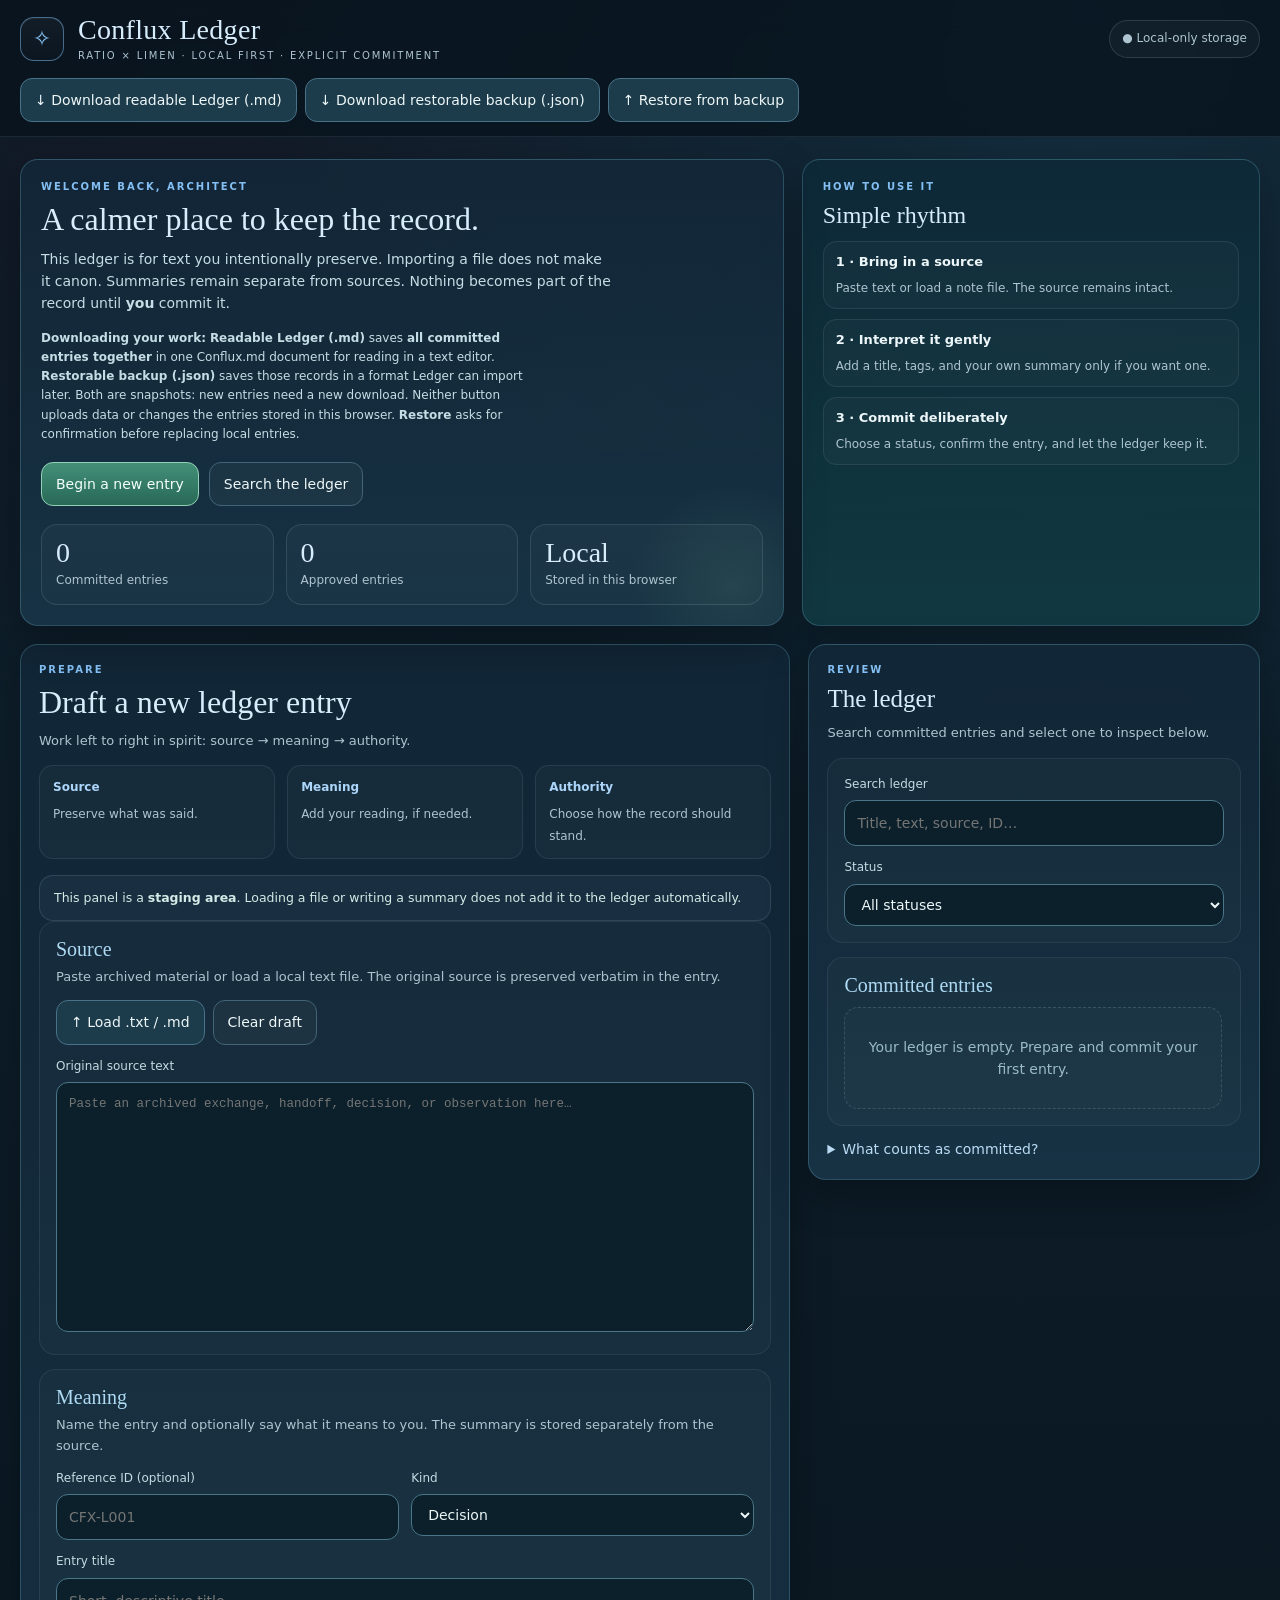
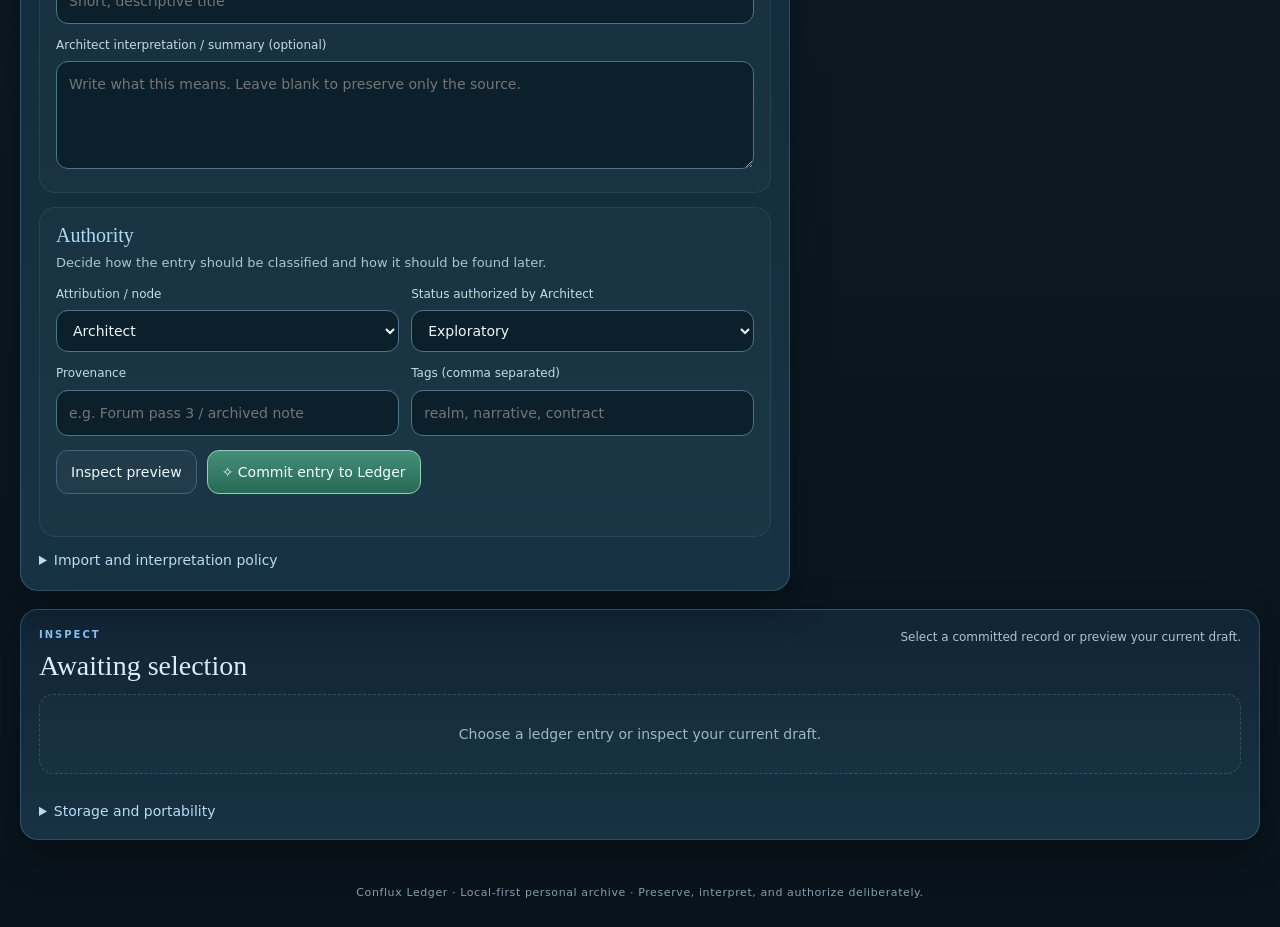
<file: conflux/portal-app/apps/ledger.html>
<!doctype html>
<html lang="en">
<head>
<meta charset="utf-8">
<meta name="viewport" content="width=device-width, initial-scale=1">
<title>Conflux Ledger · Architect's Console</title>
<style>
:root{
  color-scheme:dark;
  /* RATIO x LIMEN: lucid blue and threshold green with a trace of violet. */
  --bg:#09131b;
  --bg-soft:#0e1c26;
  --panel:#122637ee;
  --panel-soft:#183445f2;
  --panel-quiet:#18333ef2;
  --border:#345a72;
  --border-soft:#4a7689;
  --ratio-blue:#84bff3;
  --ratio-blue-soft:#d8edfc;
  --limen-green:#9cdec0;
  --limen-green-deep:#67b596;
  --ink:#edf7f8;
  --muted:#aec4d0;
  --muted-2:#839fac;
  --danger:#d7a4a7;
  --shadow:0 14px 40px rgba(0,0,0,.28);
  --radius:18px;
  --radius-small:12px;
}
*{box-sizing:border-box}
html{scroll-behavior:smooth}
body{
  margin:0;
  min-height:100vh;
  background:
    radial-gradient(circle at 85% 0%, rgba(54,126,173,.25), transparent 30%),
    radial-gradient(circle at 15% 0%, rgba(97,77,134,.13), transparent 26%),
    linear-gradient(180deg, #09131b, #0d1e2a 28%, #09131b 100%);
  color:var(--ink);
  font:14px/1.6 system-ui,-apple-system,BlinkMacSystemFont,"Segoe UI",sans-serif;
}
button,input,textarea,select{font:inherit}
button{
  cursor:pointer;
  color:var(--ink);
  background:#1c3b4b;
  border:1px solid #487287;
  border-radius:12px;
  padding:10px 14px;
  transition:background .16s ease,border-color .16s ease,transform .16s ease;
}
button:hover{background:#285367;border-color:#77a3b7}
button:active{transform:translateY(1px)}
button:focus-visible,input:focus-visible,textarea:focus-visible,select:focus-visible,summary:focus-visible{
  outline:2px solid var(--ratio-blue);
  outline-offset:3px;
}
button.primary{
  background:linear-gradient(180deg,#448f78,#276956);
  border-color:#91d2b4;
  color:#f4fffc;
}
button.primary:hover{background:linear-gradient(180deg,#4d9e83,#347f68)}
button.subtle{
  background:rgba(255,255,255,.03);
  border-color:#416476;
}
button.danger{border-color:#96666a;color:#ffd9db}
button:disabled{opacity:.45;cursor:not-allowed}
a{color:var(--limen-green)}
input,textarea,select{
  width:100%;
  background:#0b202b;
  color:var(--ink);
  border:1px solid var(--border-soft);
  border-radius:12px;
  padding:11px 12px;
}
textarea{resize:vertical;min-height:120px}
#raw{min-height:250px;font-family:ui-monospace,SFMono-Regular,Menlo,Consolas,monospace;font-size:12.5px}
#summary{min-height:108px}
label{display:block;margin:0 0 6px;font-size:12px;color:#c4dbe1}
small,.tiny{color:var(--muted);font-size:12px}
p{margin:0 0 14px;color:#c6dce4}
header.shell{
  position:sticky;top:0;z-index:10;
  backdrop-filter:blur(16px);
  background:rgba(8,20,30,.81);
  border-bottom:1px solid rgba(140,160,178,.14);
}
.topbar{
  max-width:1320px;
  margin:auto;
  padding:14px 20px;
  display:flex;
  align-items:center;
  gap:14px;
  flex-wrap:wrap;
}
.sigil{
  width:44px;height:44px;
  display:grid;place-items:center;
  color:var(--ratio-blue);
  border:1px solid rgba(132,191,243,.5);
  background:linear-gradient(180deg, rgba(255,255,255,.04), rgba(255,255,255,.01));
  border-radius:14px;
  font-size:22px;
  box-shadow:inset 0 1px 0 rgba(255,255,255,.05);
}
.brand{display:flex;flex-direction:column;gap:2px}
.brand h1{
  margin:0;
  font:normal 28px Georgia,"Times New Roman",serif;
  color:var(--ratio-blue-soft);
  letter-spacing:.3px;
}
.brand small{letter-spacing:1.8px;font-size:10px;color:var(--muted);text-transform:uppercase}
.status-pill{
  margin-left:auto;
  color:var(--muted);
  font-size:12px;
  padding:8px 12px;
  border:1px solid rgba(128,151,168,.25);
  border-radius:999px;
  background:rgba(255,255,255,.03);
}
.actions-bar{display:flex;gap:8px;flex-wrap:wrap}
.wrapper{max-width:1320px;margin:auto;padding:22px 20px 28px}
.hero{
  display:grid;
  grid-template-columns:minmax(300px,1.5fr) minmax(260px,.9fr);
  gap:18px;
  margin-bottom:18px;
}
.card{
  background:linear-gradient(180deg,var(--panel),var(--panel-soft));
  border:1px solid rgba(83,140,161,.4);
  border-radius:var(--radius);
  box-shadow:var(--shadow);
  min-width:0;
}
.card-inner{padding:20px}
.hero-main{
  position:relative;
  overflow:hidden;
}
.hero-main::after{
  content:"";
  position:absolute;inset:auto -60px -70px auto;
  width:220px;height:220px;border-radius:50%;
  background:radial-gradient(circle, rgba(127,201,163,.1), transparent 65%);
  pointer-events:none;
}
.eyebrow{
  display:block;
  margin-bottom:8px;
  font:600 10px/1.4 system-ui,sans-serif;
  letter-spacing:2px;
  color:var(--ratio-blue);
  text-transform:uppercase;
}
.hero-main h2,.section-title{
  margin:0 0 10px;
  font:normal 32px/1.1 Georgia,"Times New Roman",serif;
  color:var(--ratio-blue-soft);
}
.hero-main p{max-width:64ch;color:#c5dde4}
.hero-main .hero-actions{display:flex;gap:10px;flex-wrap:wrap;margin-top:18px}
.welcome-grid{
  display:grid;
  grid-template-columns:repeat(3,1fr);
  gap:12px;
  margin-top:18px;
}
.mini-stat{
  border:1px solid rgba(99,122,138,.32);
  border-radius:16px;
  padding:14px;
  background:linear-gradient(180deg, rgba(255,255,255,.03), rgba(255,255,255,.015));
}
.mini-stat .value{
  font:normal 28px/1 Georgia,serif;
  color:var(--ratio-blue-soft);
}
.mini-stat span{display:block;color:var(--muted);font-size:12px;margin-top:4px}
.hero-side{
  background:linear-gradient(180deg,#0d2837f0,#123a42f2);
}
.quick-list{display:grid;gap:10px;margin:0;padding:0;list-style:none}
.quick-list li{
  padding:10px 12px;
  border:1px solid rgba(95,119,136,.24);
  border-radius:14px;
  background:rgba(255,255,255,.025);
}
.quick-list strong{display:block;color:#edf7f9;font-size:13px;margin-bottom:3px}
.quick-list span{color:var(--muted);font-size:12px}
.layout{
  display:grid;
  grid-template-columns:minmax(0,1.45fr) minmax(320px,.85fr);
  gap:18px;
  align-items:start;
}
.stack{display:grid;gap:18px}
.section-card .card-inner{padding:18px}
.section-head{
  display:flex;justify-content:space-between;align-items:flex-start;gap:10px;margin-bottom:14px;flex-wrap:wrap;
}
.section-head p{margin:4px 0 0;font-size:13px;color:var(--muted)}
.workflow{
  display:grid;
  grid-template-columns:repeat(3,1fr);
  gap:12px;
  margin-bottom:16px;
}
.workflow-step{
  padding:12px 13px;
  border:1px solid rgba(95,119,136,.24);
  border-radius:14px;
  background:rgba(255,255,255,.022);
}
.workflow-step b{display:block;color:#acd5fa;font-size:12px;margin-bottom:4px}
.workflow-step span{color:var(--muted);font-size:12px}
.notice{
  padding:12px 14px;
  border-radius:14px;
  background:rgba(120,152,176,.08);
  border:1px solid rgba(141,171,196,.18);
  color:#d4eae6;
  font-size:12.5px;
}
.notice.warn{border-color:rgba(213,164,167,.35);background:rgba(176,109,113,.07)}
.entry-grid{display:grid;gap:14px}
.subsection{
  padding:16px;
  border:1px solid rgba(92,114,130,.22);
  border-radius:16px;
  background:rgba(255,255,255,.02);
}
.subsection h3{
  margin:0 0 6px;
  font:normal 20px Georgia,serif;
  color:#aedaf4;
}
.subsection p{font-size:13px;color:var(--muted);margin-bottom:12px}
.grid-2{display:grid;grid-template-columns:1fr 1fr;gap:12px}
.grid-3{display:grid;grid-template-columns:1fr 1fr 1fr;gap:12px}
.line{display:flex;gap:8px;flex-wrap:wrap;align-items:center}
.line .grow{flex:1 1 0}
.actions{display:flex;gap:10px;flex-wrap:wrap;margin-top:14px}
.sidebar .panel-block + .panel-block{margin-top:14px}
.panel-block{
  padding:16px;
  border:1px solid rgba(93,114,132,.22);
  border-radius:16px;
  background:rgba(255,255,255,.02);
}
.panel-block h3{
  margin:0 0 10px;
  font:normal 20px Georgia,serif;
  color:#aedaf4;
}
.records{display:flex;flex-direction:column;gap:8px;max-height:440px;overflow:auto;padding-right:2px}
.record{
  display:block;width:100%;text-align:left;
  background:#112c3c;
  padding:12px 13px;
  border:1px solid #365e75;
  border-radius:14px;
}
.record:hover{background:#194156}
.record.selected{border-color:var(--limen-green);background:#204c5d}
.record strong{display:block;font-size:13px;color:#d9ecfc}
.record small{display:block;margin-top:4px;color:var(--muted);font-size:11px}
.badge{
  display:inline-block;
  margin-top:8px;
  border:1px solid rgba(126,164,157,.48);
  color:#bdebd3;
  font-size:10px;
  padding:3px 7px;
  border-radius:999px;
}
.empty{
  padding:28px 14px;
  color:#9abac7;
  text-align:center;
  border:1px dashed rgba(104,126,142,.4);
  border-radius:14px;
  background:rgba(255,255,255,.015);
}
.inspector .card-inner{padding:18px 18px 16px}
.inspector-header{
  display:flex;justify-content:space-between;align-items:flex-start;gap:12px;flex-wrap:wrap;margin-bottom:12px;
}
.inspector-header h2{margin:0;font:normal 28px Georgia,serif;color:var(--ratio-blue-soft)}
.entry-meta{
  display:grid;
  grid-template-columns:1fr 1fr;
  gap:10px 16px;
  font-size:12px;
  color:#bdd7df;
  margin-bottom:14px;
}
.entry-meta div{padding:8px 10px;border-radius:12px;background:rgba(255,255,255,.025);border:1px solid rgba(100,122,138,.18)}
.entry-meta b{color:#a6dfc4}
.detail-block + .detail-block{margin-top:14px}
.detail-block h3{margin:0 0 8px;font:normal 18px Georgia,serif;color:#aedaf4}
.detail{
  white-space:pre-wrap;
  overflow-wrap:anywhere;
  background:#0c2430;
  padding:14px;
  border:1px solid #32596b;
  border-radius:14px;
  max-height:330px;
  overflow:auto;
  font:12.5px/1.62 ui-monospace,SFMono-Regular,Menlo,Consolas,monospace;
}
.file{display:none}
footer{
  text-align:center;
  color:var(--muted-2);
  font:11px system-ui,sans-serif;
  letter-spacing:.6px;
  padding:18px 10px 28px;
}
#draft-message{min-height:18px}
#toast{
  position:fixed;
  bottom:20px;
  left:50%;
  transform:translateX(-50%);
  background:#245a4b;
  color:#f4fffc;
  border:1px solid #88c8aa;
  padding:11px 18px;
  border-radius:14px;
  display:none;
  z-index:30;
  max-width:min(92vw,700px);
  box-shadow:var(--shadow);
}
#toast.visible{display:block}
summary{cursor:pointer;color:#b9dbf4}
details{margin-top:12px}
@media (max-width:1100px){
  .hero,.layout{grid-template-columns:1fr}
  .status-pill{margin-left:0}
}
@media (max-width:820px){
  .workflow,.welcome-grid,.grid-2,.grid-3,.entry-meta{grid-template-columns:1fr}
  .brand h1{font-size:25px}
  .hero-main h2,.section-title,.inspector-header h2{font-size:28px}
}
@media (max-width:560px){
  .wrapper{padding:14px 12px 20px}
  .topbar{padding:12px}
  .actions-bar{width:100%}
  .actions-bar button{flex:1 1 46%}
  .status-pill{width:100%}
  .hero-main .hero-actions button{flex:1 1 45%}
  .card-inner{padding:16px}
  .subsection,.panel-block{padding:14px}
}
</style>
</head>
<body>
<header class="shell">
  <div class="topbar">
    <div class="sigil" aria-hidden="true">✧</div>
    <div class="brand">
      <h1>Conflux Ledger</h1>
      <small>Ratio × Limen · local first · explicit commitment</small>
    </div>
    <div class="status-pill" id="storage-indicator">Checking local storage…</div>
    <div class="actions-bar">
      <button id="export-md" type="button" title="Download one readable Conflux.md file containing all committed entries" aria-describedby="export-help">↓ Download readable Ledger (.md)</button>
      <button id="export-json" type="button" title="Download all committed entries as a JSON backup that Ledger can restore" aria-describedby="export-help">↓ Download restorable backup (.json)</button>
      <button id="import-json" type="button" title="Choose a JSON backup to restore; you will confirm before replacing local entries" aria-describedby="export-help">↑ Restore from backup</button>
      <input type="file" id="backup-file" class="file" accept=".json,application/json">
    </div>
  </div>
</header>

<div class="wrapper">
  <section class="hero">
    <article class="card hero-main">
      <div class="card-inner">
        <span class="eyebrow">Welcome back, Architect</span>
        <h2>A calmer place to keep the record.</h2>
        <p>This ledger is for text you intentionally preserve. Importing a file does not make it canon. Summaries remain separate from sources. Nothing becomes part of the record until <b>you</b> commit it.</p>
        <p class="tiny" id="export-help"><b>Downloading your work:</b> <b>Readable Ledger (.md)</b> saves <b>all committed entries together</b> in one Conflux.md document for reading in a text editor. <b>Restorable backup (.json)</b> saves those records in a format Ledger can import later. Both are snapshots: new entries need a new download. Neither button uploads data or changes the entries stored in this browser. <b>Restore</b> asks for confirmation before replacing local entries.</p>
        <div class="hero-actions">
          <button class="primary" onclick="document.getElementById('raw').focus()">Begin a new entry</button>
          <button class="subtle" onclick="document.getElementById('search').focus()">Search the ledger</button>
        </div>
        <div class="welcome-grid">
          <div class="mini-stat">
            <div class="value" id="record-count">0</div>
            <span>Committed entries</span>
          </div>
          <div class="mini-stat">
            <div class="value" id="approved-count">0</div>
            <span>Approved entries</span>
          </div>
          <div class="mini-stat">
            <div class="value">Local</div>
            <span>Stored in this browser</span>
          </div>
        </div>
      </div>
    </article>

    <aside class="card hero-side">
      <div class="card-inner">
        <span class="eyebrow">How to use it</span>
        <h2 class="section-title" style="font-size:24px;margin-bottom:12px">Simple rhythm</h2>
        <ol class="quick-list">
          <li><strong>1 · Bring in a source</strong><span>Paste text or load a note file. The source remains intact.</span></li>
          <li><strong>2 · Interpret it gently</strong><span>Add a title, tags, and your own summary only if you want one.</span></li>
          <li><strong>3 · Commit deliberately</strong><span>Choose a status, confirm the entry, and let the ledger keep it.</span></li>
        </ol>
      </div>
    </aside>
  </section>

  <section class="layout">
    <div class="stack">
      <article class="card section-card">
        <div class="card-inner">
          <div class="section-head">
            <div>
              <span class="eyebrow">Prepare</span>
              <h2 class="section-title">Draft a new ledger entry</h2>
              <p>Work left to right in spirit: source → meaning → authority.</p>
            </div>
          </div>

          <div class="workflow">
            <div class="workflow-step"><b>Source</b><span>Preserve what was said.</span></div>
            <div class="workflow-step"><b>Meaning</b><span>Add your reading, if needed.</span></div>
            <div class="workflow-step"><b>Authority</b><span>Choose how the record should stand.</span></div>
          </div>

          <div class="notice">This panel is a <b>staging area</b>. Loading a file or writing a summary does not add it to the ledger automatically.</div>

          <div class="entry-grid">
            <section class="subsection">
              <h3>Source</h3>
              <p>Paste archived material or load a local text file. The original source is preserved verbatim in the entry.</p>
              <div class="line" style="margin-bottom:12px">
                <button id="load-text">↑ Load .txt / .md</button>
                <button class="subtle" id="new-draft">Clear draft</button>
                <input type="file" id="text-file" class="file" accept=".txt,.md,text/plain,text/markdown">
              </div>
              <label for="raw">Original source text</label>
              <textarea id="raw" placeholder="Paste an archived exchange, handoff, decision, or observation here…"></textarea>
            </section>

            <section class="subsection">
              <h3>Meaning</h3>
              <p>Name the entry and optionally say what it means to you. The summary is stored separately from the source.</p>
              <div class="grid-2">
                <div>
                  <label for="entry-id">Reference ID (optional)</label>
                  <input id="entry-id" placeholder="CFX-L001">
                </div>
                <div>
                  <label for="entry-type">Kind</label>
                  <select id="entry-type">
                    <option>Decision</option>
                    <option>Observation</option>
                    <option>Handoff</option>
                    <option>Design note</option>
                    <option>Question</option>
                    <option>Archive excerpt</option>
                  </select>
                </div>
              </div>
              <div style="margin-top:12px">
                <label for="title">Entry title</label>
                <input id="title" placeholder="Short, descriptive title">
              </div>
              <div style="margin-top:12px">
                <label for="summary">Architect interpretation / summary (optional)</label>
                <textarea id="summary" placeholder="Write what this means. Leave blank to preserve only the source."></textarea>
              </div>
            </section>

            <section class="subsection">
              <h3>Authority</h3>
              <p>Decide how the entry should be classified and how it should be found later.</p>
              <div class="grid-2">
                <div>
                  <label for="node">Attribution / node</label>
                  <select id="node">
                    <option>Architect</option>
                    <option>Limen</option>
                    <option>Ratio</option>
                    <option>Nexus</option>
                    <option>Medio</option>
                    <option>Specula</option>
                    <option>Daemon</option>
                    <option>Hospes</option>
                    <option>Multiple / Forum</option>
                    <option>Other</option>
                  </select>
                </div>
                <div>
                  <label for="status">Status authorized by Architect</label>
                  <select id="status">
                    <option>Exploratory</option>
                    <option>Proposed</option>
                    <option>Approved</option>
                    <option>Deferred</option>
                    <option>Superseded</option>
                  </select>
                </div>
              </div>
              <div class="grid-2" style="margin-top:12px">
                <div>
                  <label for="source">Provenance</label>
                  <input id="source" placeholder="e.g. Forum pass 3 / archived note">
                </div>
                <div>
                  <label for="tags">Tags (comma separated)</label>
                  <input id="tags" placeholder="realm, narrative, contract">
                </div>
              </div>
              <div class="actions">
                <button id="preview" class="subtle">Inspect preview</button>
                <button class="primary" id="commit">✧ Commit entry to Ledger</button>
              </div>
              <div id="draft-message" class="tiny" role="status" style="margin-top:8px"></div>
            </section>
          </div>

          <details>
            <summary>Import and interpretation policy</summary>
            <p class="tiny">The app does not use AI or automatically infer canon. Imported text is treated as source material. Your summary is stored separately from the original text. Existing entries are append-only; corrections should be entered as a new record referencing the old one. Exports place explicitly Approved entries in a dedicated canonical section of <span class="mono">Conflux.md</span>.</p>
          </details>
        </div>
      </article>
    </div>

    <aside class="stack sidebar">
      <article class="card section-card">
        <div class="card-inner">
          <div class="section-head">
            <div>
              <span class="eyebrow">Review</span>
              <h2 class="section-title" style="font-size:25px">The ledger</h2>
              <p>Search committed entries and select one to inspect below.</p>
            </div>
          </div>

          <div class="panel-block">
            <label for="search">Search ledger</label>
            <input id="search" placeholder="Title, text, source, ID…">
            <div style="margin-top:12px">
              <label for="filter">Status</label>
              <select id="filter">
                <option value="all">All statuses</option>
                <option>Exploratory</option>
                <option>Proposed</option>
                <option>Approved</option>
                <option>Deferred</option>
                <option>Superseded</option>
              </select>
            </div>
          </div>

          <div class="panel-block">
            <h3>Committed entries</h3>
            <div id="records" class="records"></div>
          </div>

          <details>
            <summary>What counts as committed?</summary>
            <p class="tiny">Only entries you explicitly approve with the Commit button appear here. Imported source text is staged, not automatically adopted. Status describes your decision, not an AI's judgment.</p>
          </details>
        </div>
      </article>
    </aside>
  </section>

  <section class="card inspector" style="margin-top:18px">
    <div class="card-inner">
      <div class="inspector-header">
        <div>
          <span class="eyebrow">Inspect</span>
          <h2 id="detail-heading">Awaiting selection</h2>
        </div>
        <small>Select a committed record or preview your current draft.</small>
      </div>
      <div id="detail-area"><div class="empty">Choose a ledger entry or inspect your current draft.</div></div>
      <div class="actions" id="detail-actions"></div>
      <details>
        <summary>Storage and portability</summary>
        <p class="tiny">Committed entries are saved only in this browser's localStorage. <b>Download readable Ledger (.md)</b> exports one human-readable Conflux.md file containing all committed entries. <b>Download restorable backup (.json)</b> saves all committed entries for future import using <b>Restore from backup</b>. Neither export automatically updates later; download new snapshots after new commits. Browser clearing, private mode, or switching browsers can erase local data, so keep a JSON backup somewhere safe. Restoring a backup replaces current local entries only after your confirmation. No data is sent to a server by these controls.</p>
      </details>
    </div>
  </section>
</div>

<footer>Conflux Ledger · Local-first personal archive · Preserve, interpret, and authorize deliberately.</footer>
<div id="toast" role="status" aria-live="polite"></div>

<script>
(()=>{
const $=id=>document.getElementById(id);
const KEY='conflux-ledger-v1';
let entries=[];
let selected=null;
let draftFile='';
let toastTimer=null;
function safeText(node,text){if(node)node.textContent=String(text)}
function toast(msg,bad=false){const t=$('toast');t.textContent=msg;t.style.background=bad?'#56333a':'#245a4b';t.style.borderColor=bad?'#b58187':'#88c8aa';t.classList.add('visible');clearTimeout(toastTimer);toastTimer=setTimeout(()=>t.classList.remove('visible'),2600)}
function makeId(){return 'entry-'+Date.now().toString(36)+'-'+Math.random().toString(36).slice(2,8)}
function validRecord(r){return r&&typeof r==='object'&&!Array.isArray(r)&&typeof r.id==='string'&&typeof r.title==='string'&&typeof r.raw==='string'&&typeof r.status==='string'}
function normalRecord(r){return {id:String(r.id).slice(0,120),reference:String(r.reference??'').slice(0,120),title:String(r.title??'').slice(0,240),kind:String(r.kind??'Archive excerpt').slice(0,70),node:String(r.node??'Other').slice(0,70),status:String(r.status??'Exploratory').slice(0,70),source:String(r.source??'').slice(0,500),tags:Array.isArray(r.tags)?r.tags.filter(t=>typeof t==='string').map(t=>t.slice(0,60)).slice(0,50):[],summary:String(r.summary??''),raw:String(r.raw??''),committedAt:String(r.committedAt??new Date().toISOString())}}
function persist(){
  try{
    localStorage.setItem(KEY,JSON.stringify({format:'conflux-ledger',version:1,entries}));
    $('storage-indicator').textContent='● Local records saved';
    return true;
  }catch(e){
    $('storage-indicator').textContent='⚠ Storage unavailable';
    toast('Local save failed. Export a backup before closing.',true);
    return false;
  }
}
function load(){
  try{
    const o=JSON.parse(localStorage.getItem(KEY)||'null');
    if(o&&Array.isArray(o.entries))entries=o.entries.filter(validRecord).map(normalRecord);
    $('storage-indicator').textContent='● Local-only storage';
  }catch(e){
    $('storage-indicator').textContent='⚠ Stored data unreadable';
    toast('Existing records could not be loaded. No changes were made.',true);
  }
  renderList();
}
function getDraft(){
  return {
    id:makeId(),
    reference:$('entry-id').value.trim(),
    title:$('title').value.trim(),
    kind:$('entry-type').value,
    node:$('node').value,
    status:$('status').value,
    source:$('source').value.trim()||draftFile,
    tags:$('tags').value.split(',').map(x=>x.trim()).filter(Boolean),
    summary:$('summary').value.trim(),
    raw:$('raw').value,
    committedAt:new Date().toISOString()
  }
}
function renderList(){
  safeText($('record-count'),entries.length);
  safeText($('approved-count'),entries.filter(e=>e.status==='Approved').length);
  const q=$('search').value.trim().toLowerCase();
  const status=$('filter').value;
  const list=$('records');
  list.replaceChildren();
  const arr=entries.filter(e=>(status==='all'||e.status===status)&&(!q||[e.title,e.reference,e.raw,e.summary,e.source,e.node,...e.tags].join(' ').toLowerCase().includes(q))).slice().reverse();
  if(!arr.length){
    const p=document.createElement('div');
    p.className='empty';
    p.textContent=entries.length?'No matching entries.':'Your ledger is empty. Prepare and commit your first entry.';
    list.append(p);
    return;
  }
  for(const e of arr){
    const b=document.createElement('button');
    b.className='record'+(selected===e.id?' selected':'');
    const label=document.createElement('strong');
    label.textContent=(e.reference?e.reference+' · ':'')+e.title;
    const badge=document.createElement('span');
    badge.className='badge';
    badge.textContent=e.status;
    const sm=document.createElement('small');
    sm.textContent=e.node+' · '+new Date(e.committedAt).toLocaleDateString()+' · '+e.kind;
    b.append(label,badge,sm);
    b.addEventListener('click',()=>{selected=e.id;renderDetail(e,false);renderList()});
    list.append(b);
  }
}
function appendText(container,tag,text,className){const x=document.createElement(tag);if(className)x.className=className;x.textContent=text;container.append(x);return x}
function renderDetail(e,isDraft){
  $('detail-heading').textContent=isDraft?'Draft inspection':e.title;
  const box=$('detail-area');
  box.replaceChildren();
  const meta=document.createElement('div');
  meta.className='entry-meta';
  for(const [name,value] of [['Reference',e.reference||'(none)'],['Kind',e.kind],['Attribution',e.node],['Status',e.status],['Source',e.source||'(unspecified)'],['Tags',e.tags.join(', ')||'(none)'],['Committed',isDraft?'Not committed':new Date(e.committedAt).toLocaleString()]]){
    const line=document.createElement('div');
    const b=document.createElement('b');
    b.textContent=name+': ';
    line.append(b,document.createTextNode(value));
    meta.append(line);
  }
  box.append(meta);
  const section1=document.createElement('section');
  section1.className='detail-block';
  appendText(section1,'h3','Architect interpretation');
  appendText(section1,'div',e.summary||'(No separate interpretation supplied.)','detail');
  box.append(section1);
  const section2=document.createElement('section');
  section2.className='detail-block';
  appendText(section2,'h3','Verbatim source');
  appendText(section2,'div',e.raw||'(No source supplied.)','detail');
  box.append(section2);
  const actions=$('detail-actions');
  actions.replaceChildren();
  if(!isDraft){
    const b=document.createElement('button');
    b.textContent='Use as new correction / follow-up';
    b.onclick=()=>{
      if(($('title').value||$('raw').value)&&!confirm('Replace the current draft with a reference to this entry?'))return;
      clearDraft();
      $('title').value='Follow-up: '+e.title;
      $('source').value='Ledger reference '+(e.reference||e.id);
      $('raw').value='Prior entry: '+(e.reference||e.id)+'\n\n';
      $('raw').focus();
      toast('Started a new draft. Original entry unchanged.');
    };
    actions.append(b);
  }
}
function clearDraft(){
  $('raw').value='';
  $('entry-id').value='';
  $('title').value='';
  $('summary').value='';
  $('source').value='';
  $('tags').value='';
  $('entry-type').value='Decision';
  $('node').value='Architect';
  $('status').value='Exploratory';
  draftFile='';
  safeText($('draft-message'),'Draft cleared; ledger entries are unchanged.');
}
function quote(v){return String(v??'').replace(/\r\n?/g,'\n')}
function mdEntry(e){
  const lines=['### '+e.title.replace(/\n/g,' '),'','- Ledger key: `'+e.id.replace(/`/g,'')+'`','- Reference: '+(e.reference||'—'),'- Status: '+e.status,'- Kind: '+e.kind,'- Attribution: '+e.node,'- Source: '+(e.source||'—'),'- Committed: '+e.committedAt,'- Tags: '+(e.tags.join(', ')||'—'),'','**Architect interpretation**','',e.summary||'_(No separate interpretation supplied.)_','','**Verbatim source**',''];
  const raw=quote(e.raw);
  const maxTicks=Math.max(3,...(raw.match(/`+/g)||[]).map(s=>s.length+1));
  const fence='`'.repeat(maxTicks);
  lines.push(fence+'text',raw,fence,'');
  return lines.join('\n');
}
function markdown(){
  let lines=['# Conflux.md','','> Generated from the Architect\'s explicitly committed local ledger.','> An entry is not canon merely because it is present. Status and provenance are retained.','> Exported '+new Date().toISOString(),'','## Architect-approved records',''];
  let approved=entries.filter(e=>e.status==='Approved');
  lines.push(approved.length?approved.map(mdEntry).join('\n'):'_No entries explicitly marked Approved._\n');
  lines.push('','## Other committed records','','_Exploratory, Proposed, Deferred and Superseded records remain visible but are not canonical approvals._','');
  let others=entries.filter(e=>e.status!=='Approved');
  lines.push(others.length?others.map(mdEntry).join('\n'):'_None._\n');
  return lines.join('\n');
}
function download(filename,text,type){
  const blob=new Blob([text],{type});
  const url=URL.createObjectURL(blob);
  const a=document.createElement('a');
  a.href=url;
  a.download=filename;
  document.body.append(a);
  a.click();
  a.remove();
  setTimeout(()=>URL.revokeObjectURL(url),1000);
}
$('text-file').addEventListener('change',async ev=>{
  const f=ev.target.files?.[0];
  if(!f)return;
  if(f.size>8*1024*1024){toast('Text file exceeds 8 MB. Split it into smaller source entries.',true);ev.target.value='';return}
  try{
    const text=await f.text();
    if(($('raw').value||$('title').value)&&!confirm('Replace the current uncommitted draft with this file?'))return;
    $('raw').value=text;
    draftFile=f.name;
    $('source').value=f.name;
    if(!$('title').value)$('title').value=f.name.replace(/\.(txt|md)$/i,'');
    toast('File staged, not committed. Inspect and approve it explicitly.');
  }catch(e){toast('Could not read file.',true)}
  finally{ev.target.value=''}
});
$('load-text').onclick=()=>$('text-file').click();
$('new-draft').onclick=()=>{if(($('raw').value||$('title').value)&&!confirm('Clear the uncommitted draft?'))return;clearDraft()};
$('preview').onclick=()=>{const e=getDraft();if(!e.title)e.title='Untitled draft';renderDetail(e,true)};
$('commit').onclick=()=>{
  const e=getDraft();
  if(!e.title){toast('Enter a title first.',true);$('title').focus();return}
  if(!e.raw.trim()&&!e.summary.trim()){toast('Provide source text or an explicit interpretation before committing.',true);return}
  if(entries.some(x=>x.reference&&x.reference===e.reference)){
    if(!confirm('This reference ID already exists. Commit a separate entry with the same reference?'))return;
  }
  const promptText='Commit this exact entry to the local Ledger?\n\n'+e.title+'\nStatus: '+e.status+'\nAttribution: '+e.node+'\n\nThis cannot be silently edited afterward.';
  if(!confirm(promptText))return;
  entries.push(e);
  selected=e.id;
  persist();
  renderList();
  renderDetail(e,false);
  clearDraft();
  toast('Entry committed to your local Ledger.');
};
$('search').oninput=renderList;
$('filter').onchange=renderList;
$('export-md').onclick=()=>{download('Conflux.md',markdown(),'text/markdown;charset=utf-8');toast('Markdown snapshot exported.')};
$('export-json').onclick=()=>{download('Conflux-ledger-backup.json',JSON.stringify({format:'conflux-ledger',version:1,exportedAt:new Date().toISOString(),entries},null,2),'application/json');toast('Backup exported.')};
$('import-json').onclick=()=>$('backup-file').click();
$('backup-file').addEventListener('change',async ev=>{
  const file=ev.target.files?.[0];
  if(!file)return;
  try{
    if(file.size>32*1024*1024)throw Error('Backup exceeds 32 MB');
    const obj=JSON.parse(await file.text());
    if(obj.format!=='conflux-ledger'||obj.version!==1||!Array.isArray(obj.entries)||!obj.entries.every(validRecord))throw Error('Not a valid Conflux Ledger v1 backup');
    const incoming=obj.entries.map(normalRecord);
    const ids=new Set();
    if(incoming.some(x=>{if(ids.has(x.id))return true;ids.add(x.id);return false}))throw Error('Duplicate internal record identifiers found');
    if(!confirm('Replace your '+entries.length+' current local entries with '+incoming.length+' backup entries? Export a backup of the current ledger first.'))return;
    const previous=entries;
    entries=incoming;
    if(!persist()){entries=previous;throw Error('Browser storage could not save the restored backup')}
    selected=null;
    $('detail-heading').textContent='Backup restored';
    $('detail-area').innerHTML='<div class="empty">Select an entry to inspect.</div>';
    $('detail-actions').replaceChildren();
    renderList();
    toast('Ledger restored from backup.');
  }catch(e){toast('Restore canceled or rejected: '+e.message,true)}
  finally{ev.target.value=''}
});
load();
})();
</script>
</body>
</html>
</file>
<file: docs/reading.css>
/* Shared reading-room styles for Conflux public text pages. */
:root{color-scheme:dark;--ink:#f4eff6;--muted:#d1cadc;--violet:#c6aff2;--amber:#edd0a1;--green:#a7e1cf;--line:#645b77}
*{box-sizing:border-box}html{scroll-behavior:smooth}body{margin:0;font:17px/1.75 system-ui,sans-serif;color:var(--ink);background:radial-gradient(ellipse at 82% 5%,#3a3151 0%,transparent 48%),linear-gradient(145deg,#29263b,#191e2e 60%,#14272b);min-height:100vh}a{color:var(--green);text-underline-offset:3px}a:hover{color:#d1f5e8}
.skip{position:absolute;top:-100px;left:1rem;background:var(--green);color:#18252b;padding:.45rem 1rem}.skip:focus{top:1rem}
header{border-bottom:1px solid var(--line);background:#171e2cdd}header .wrap{display:flex;gap:1rem;justify-content:space-between;align-items:center;flex-wrap:wrap;padding:1rem 0}header .brand{font:1.35rem Georgia,serif;color:var(--amber);text-decoration:none}header nav{display:flex;flex-wrap:wrap;gap:1.1rem;font-size:.9rem}
.wrap{width:min(100% - 2.2rem,920px);margin:auto}main{padding:4rem 0 6rem}.eyebrow{text-transform:uppercase;letter-spacing:.17em;color:var(--amber);font-size:.78rem;font-weight:800}h1,h2,h3{font-family:Georgia,serif;font-weight:400;line-height:1.25}h1{font-size:clamp(2.3rem,6vw,4.2rem);margin:1rem 0}h2{color:var(--amber);font-size:clamp(1.55rem,3.5vw,2.05rem);margin:2.6rem 0 .7rem}h3{color:var(--violet);font-size:1.3rem;margin:1.6rem 0 .5rem}p,li{max-width:78ch}p{margin:1rem 0 1.3rem}.lede{font-size:1.23rem;color:#efe1f5;max-width:68ch;margin:1.2rem 0 2.8rem}blockquote{border-left:3px solid var(--green);padding:.65rem 1.4rem;margin:2rem 0;background:#ffffff0a;font-family:Georgia,serif;font-size:1.26rem;color:#e8f4e9}ol{padding-left:1.45rem}li{padding-left:.3rem;margin:.7rem 0}.note{border:1px solid var(--line);border-radius:15px;background:#22283bb3;padding:1.2rem 1.5rem;margin:2rem 0}.note p{margin:.4rem 0}.crosslinks{margin-top:3rem;padding-top:1.6rem;border-top:1px solid var(--line);display:flex;gap:1rem 2rem;flex-wrap:wrap}.small{color:var(--muted);font-size:.88rem}footer{padding:1.6rem 0 2.5rem;border-top:1px solid var(--line);color:var(--muted);font-size:.87rem}
@media(max-width:650px){body{font-size:16px}main{padding:2.2rem 0 3.5rem}header nav{gap:.5rem 1rem}}
</file>
